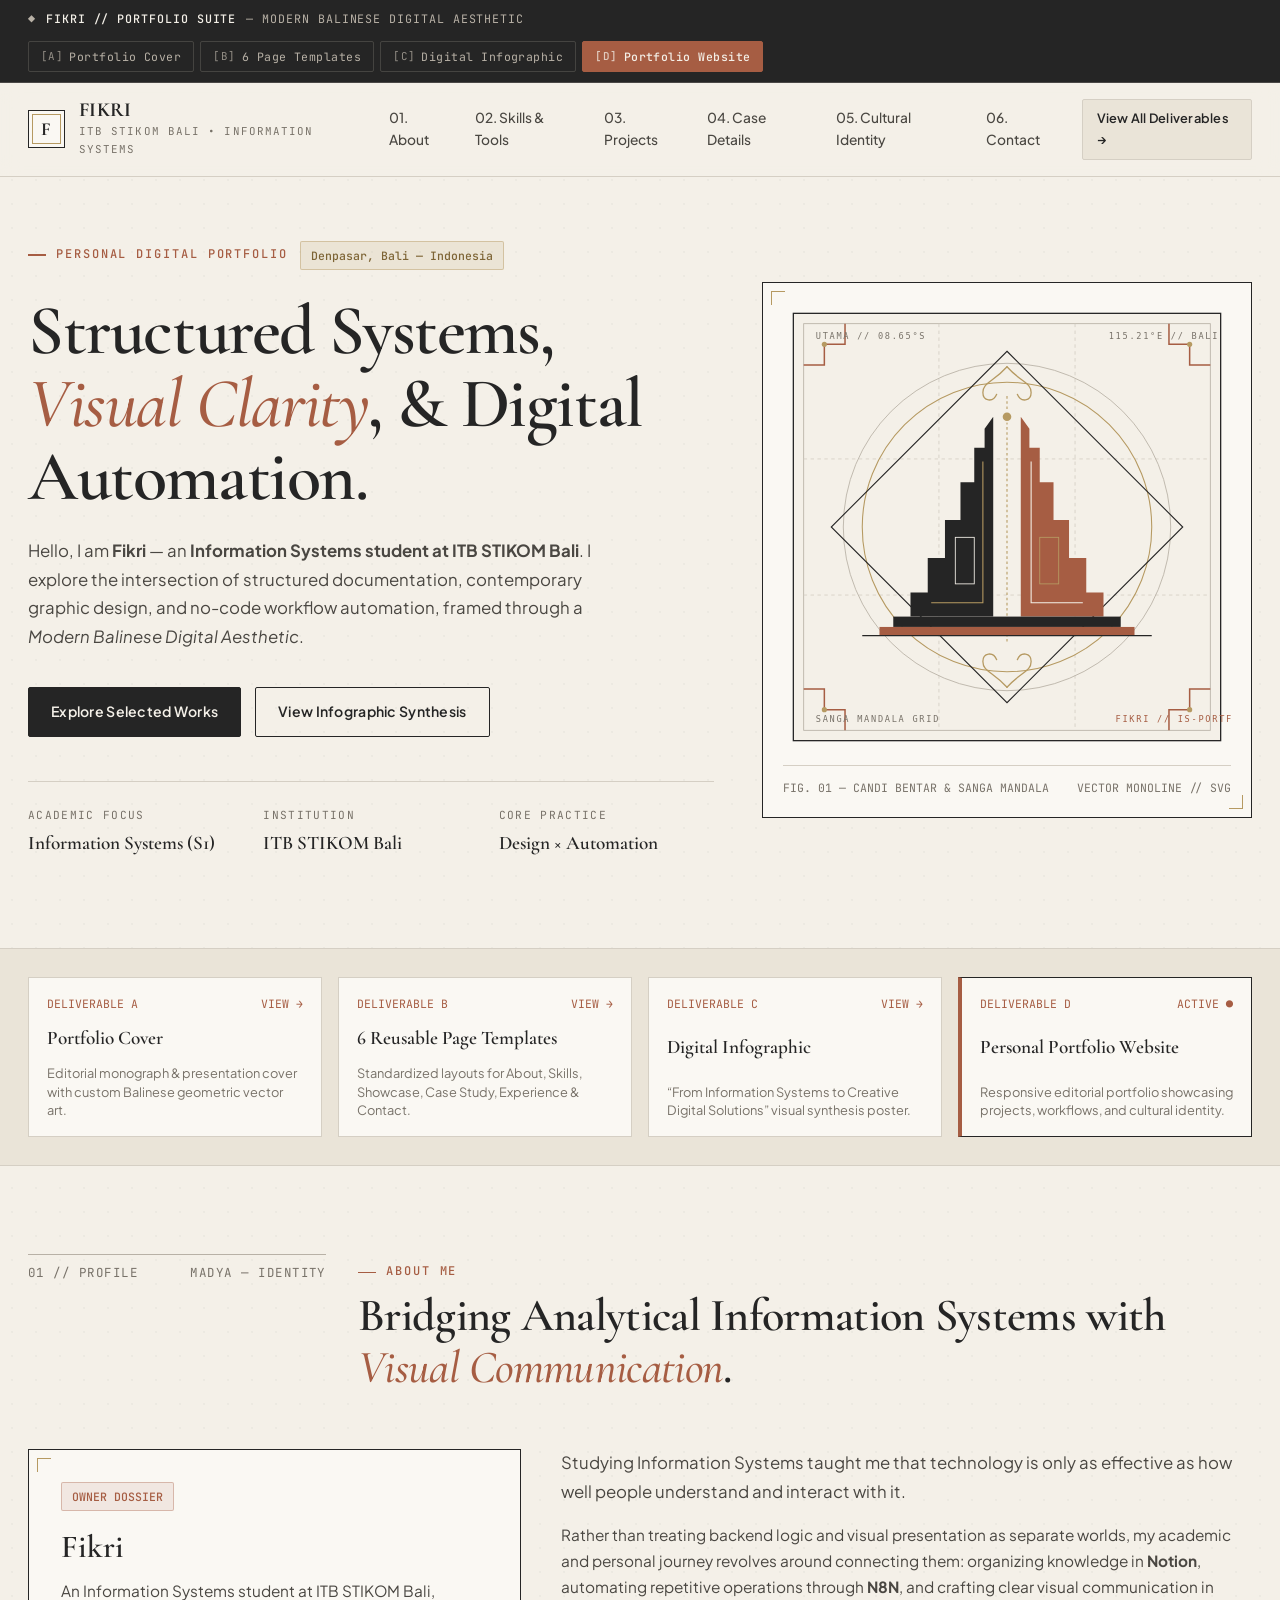
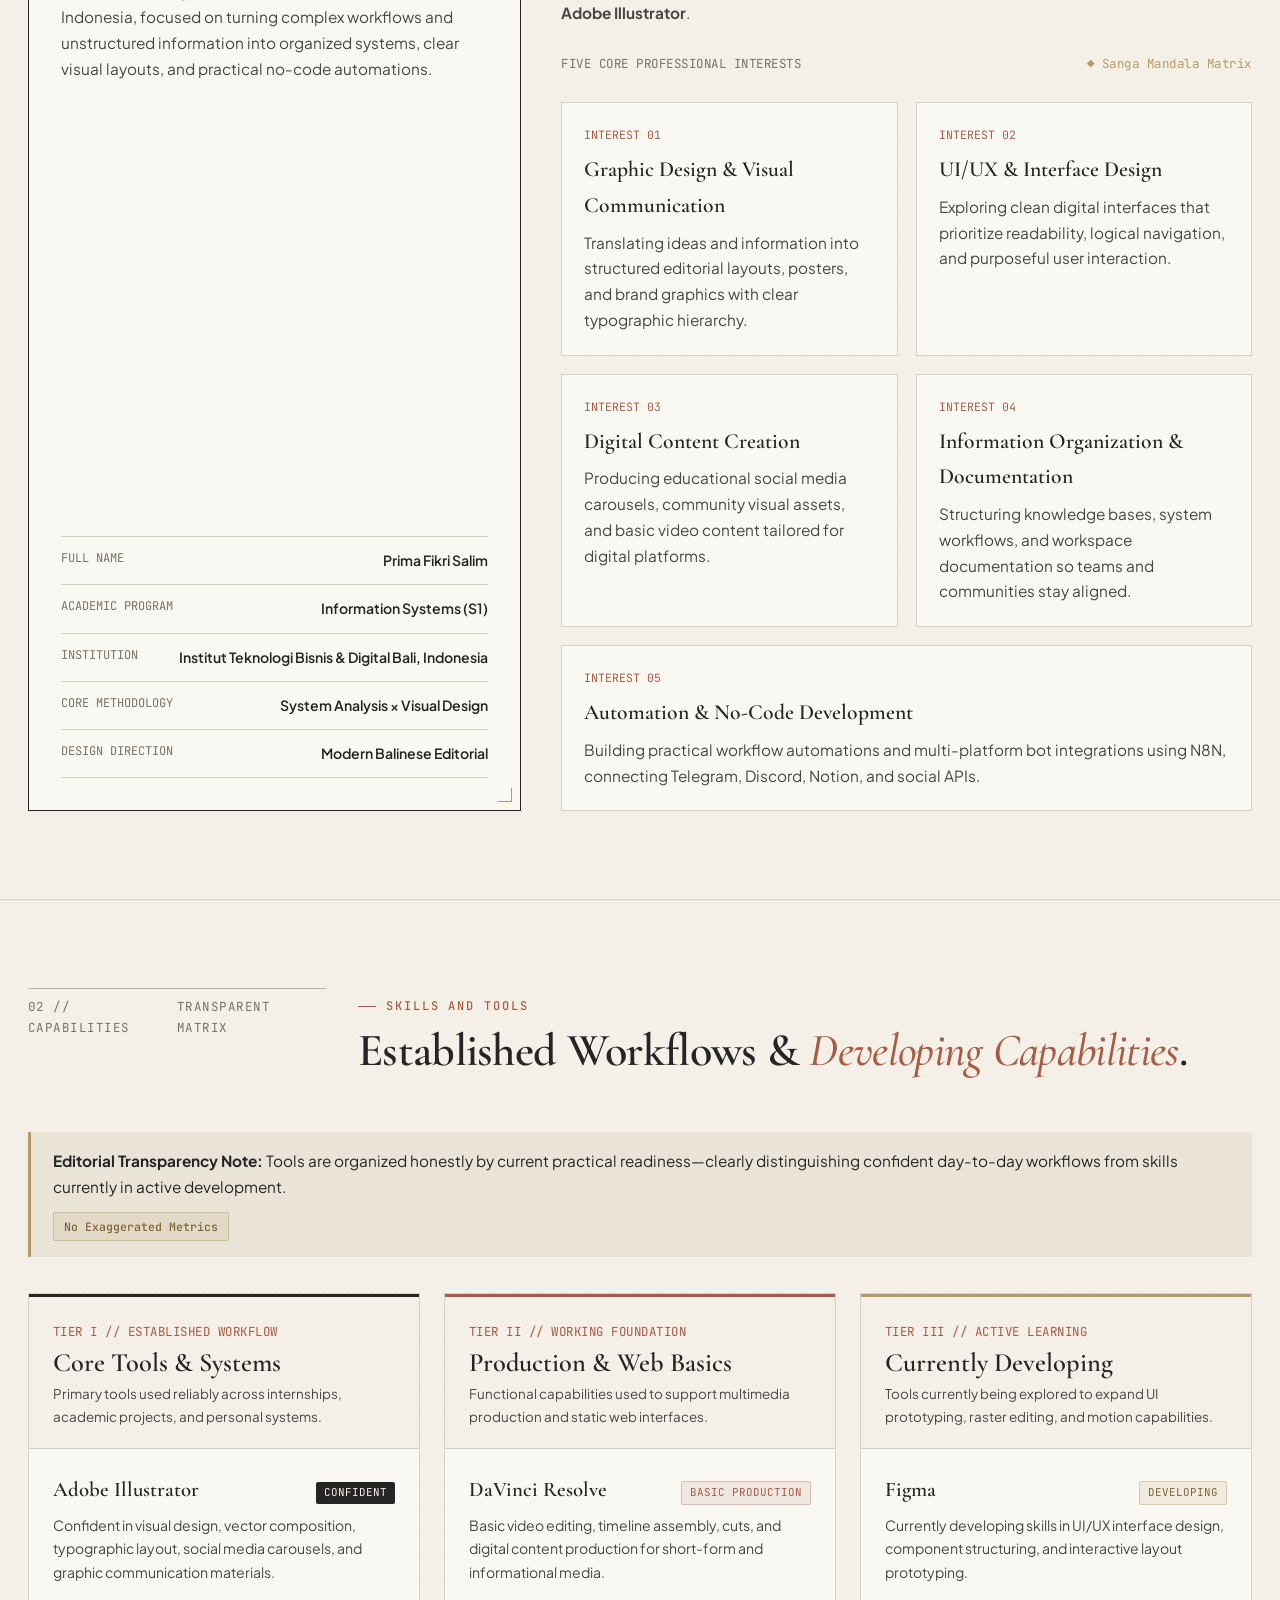
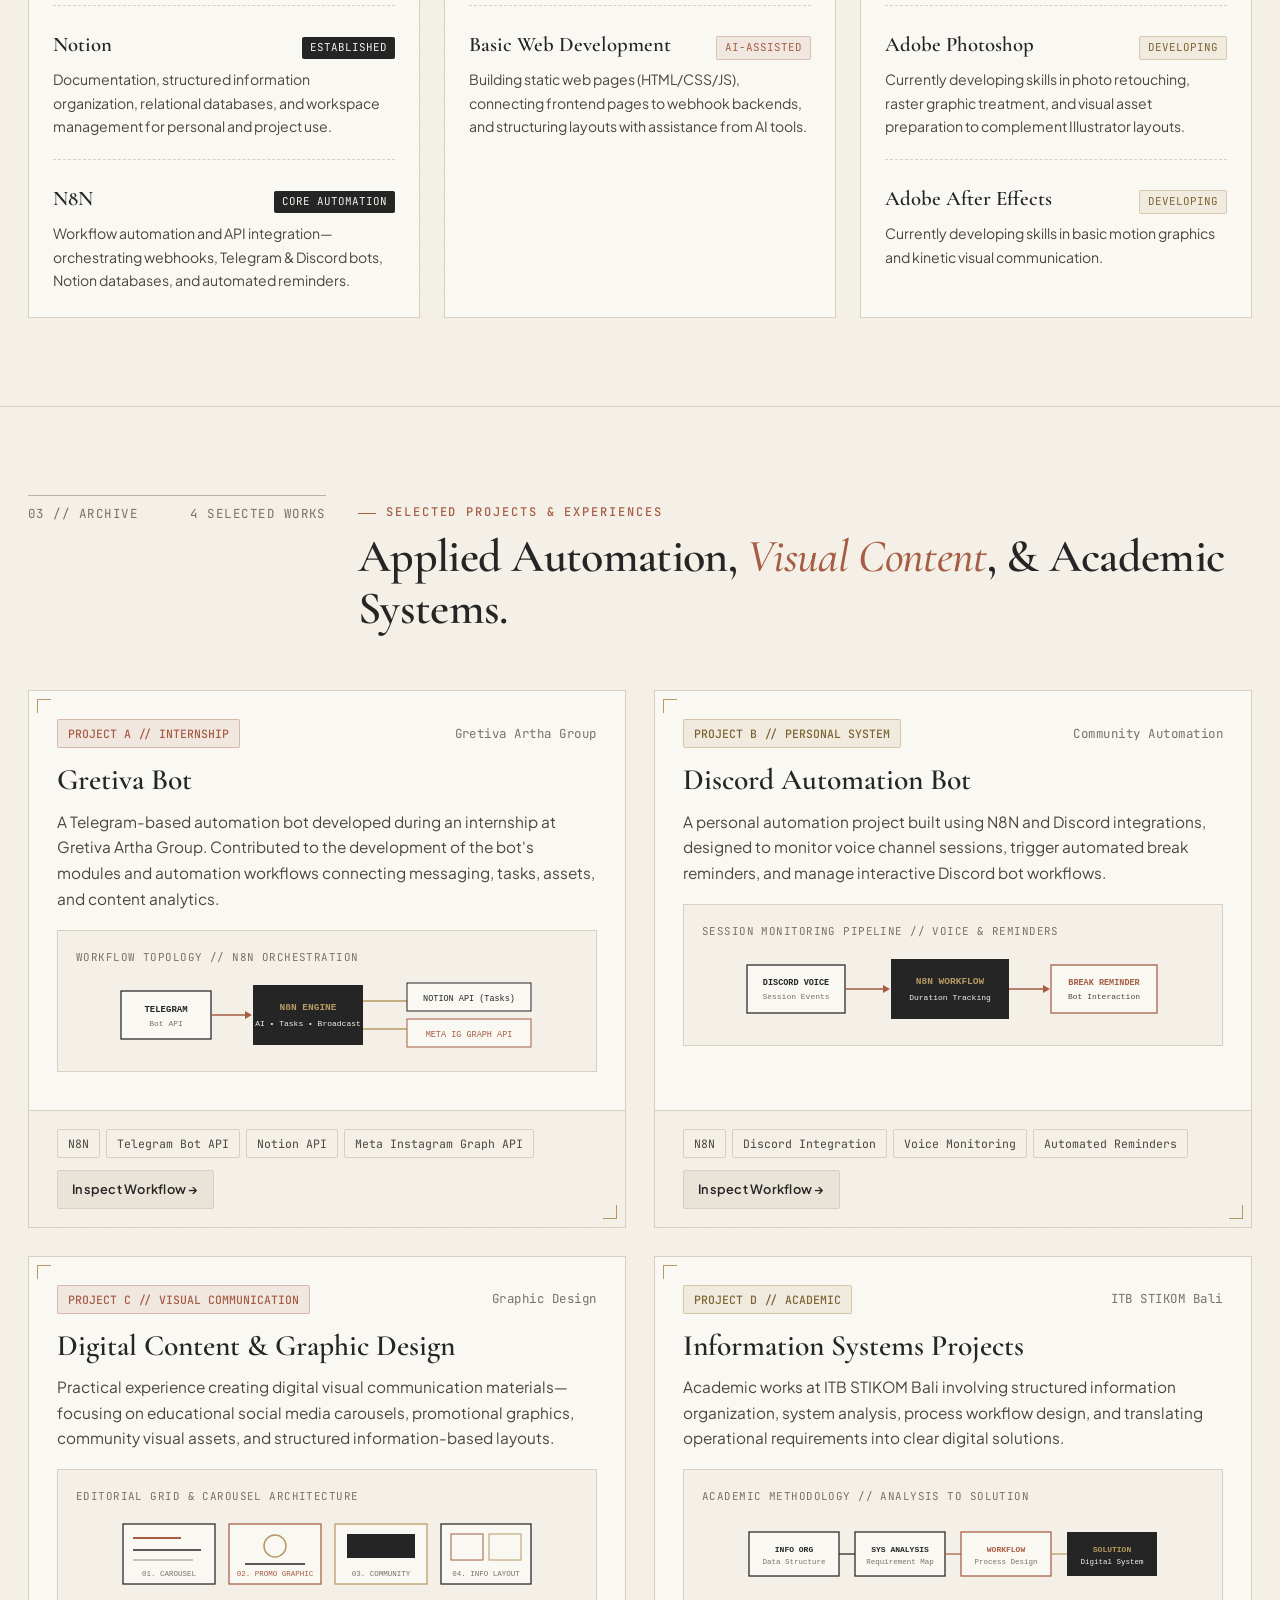
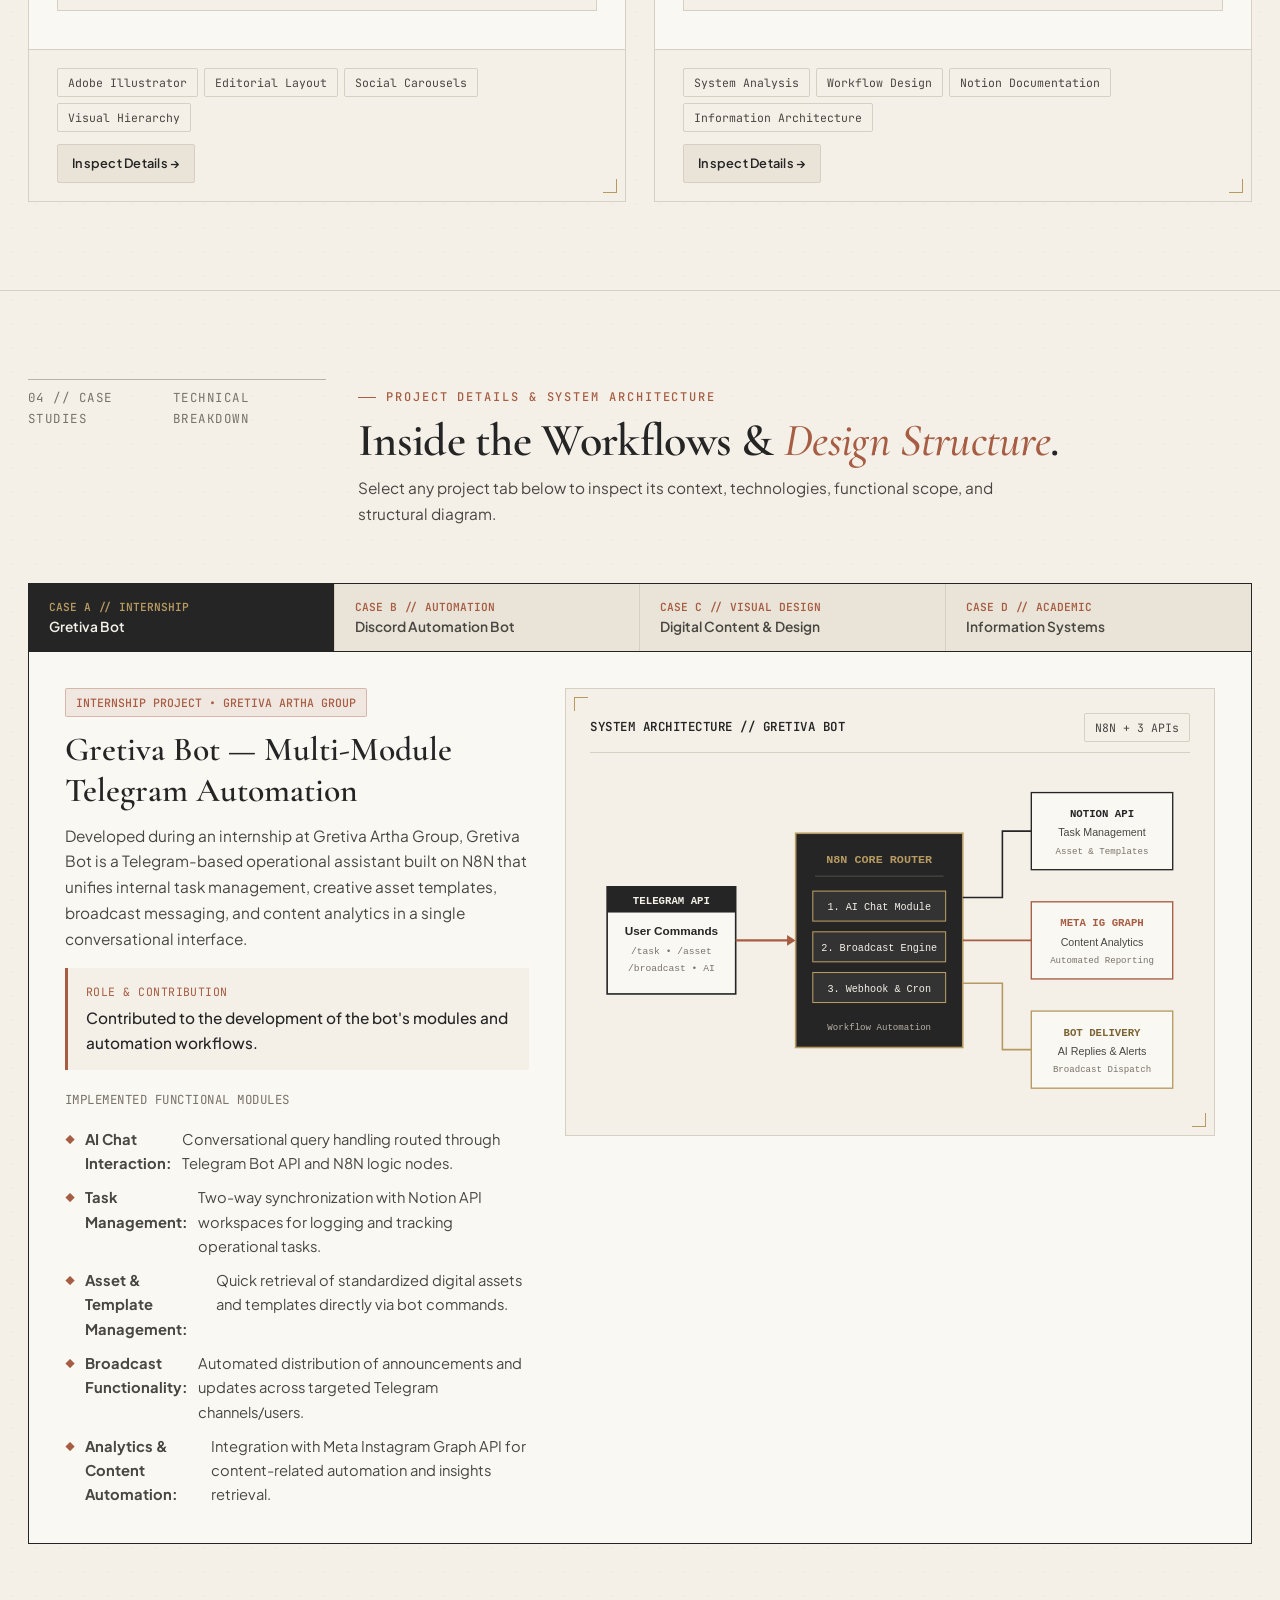
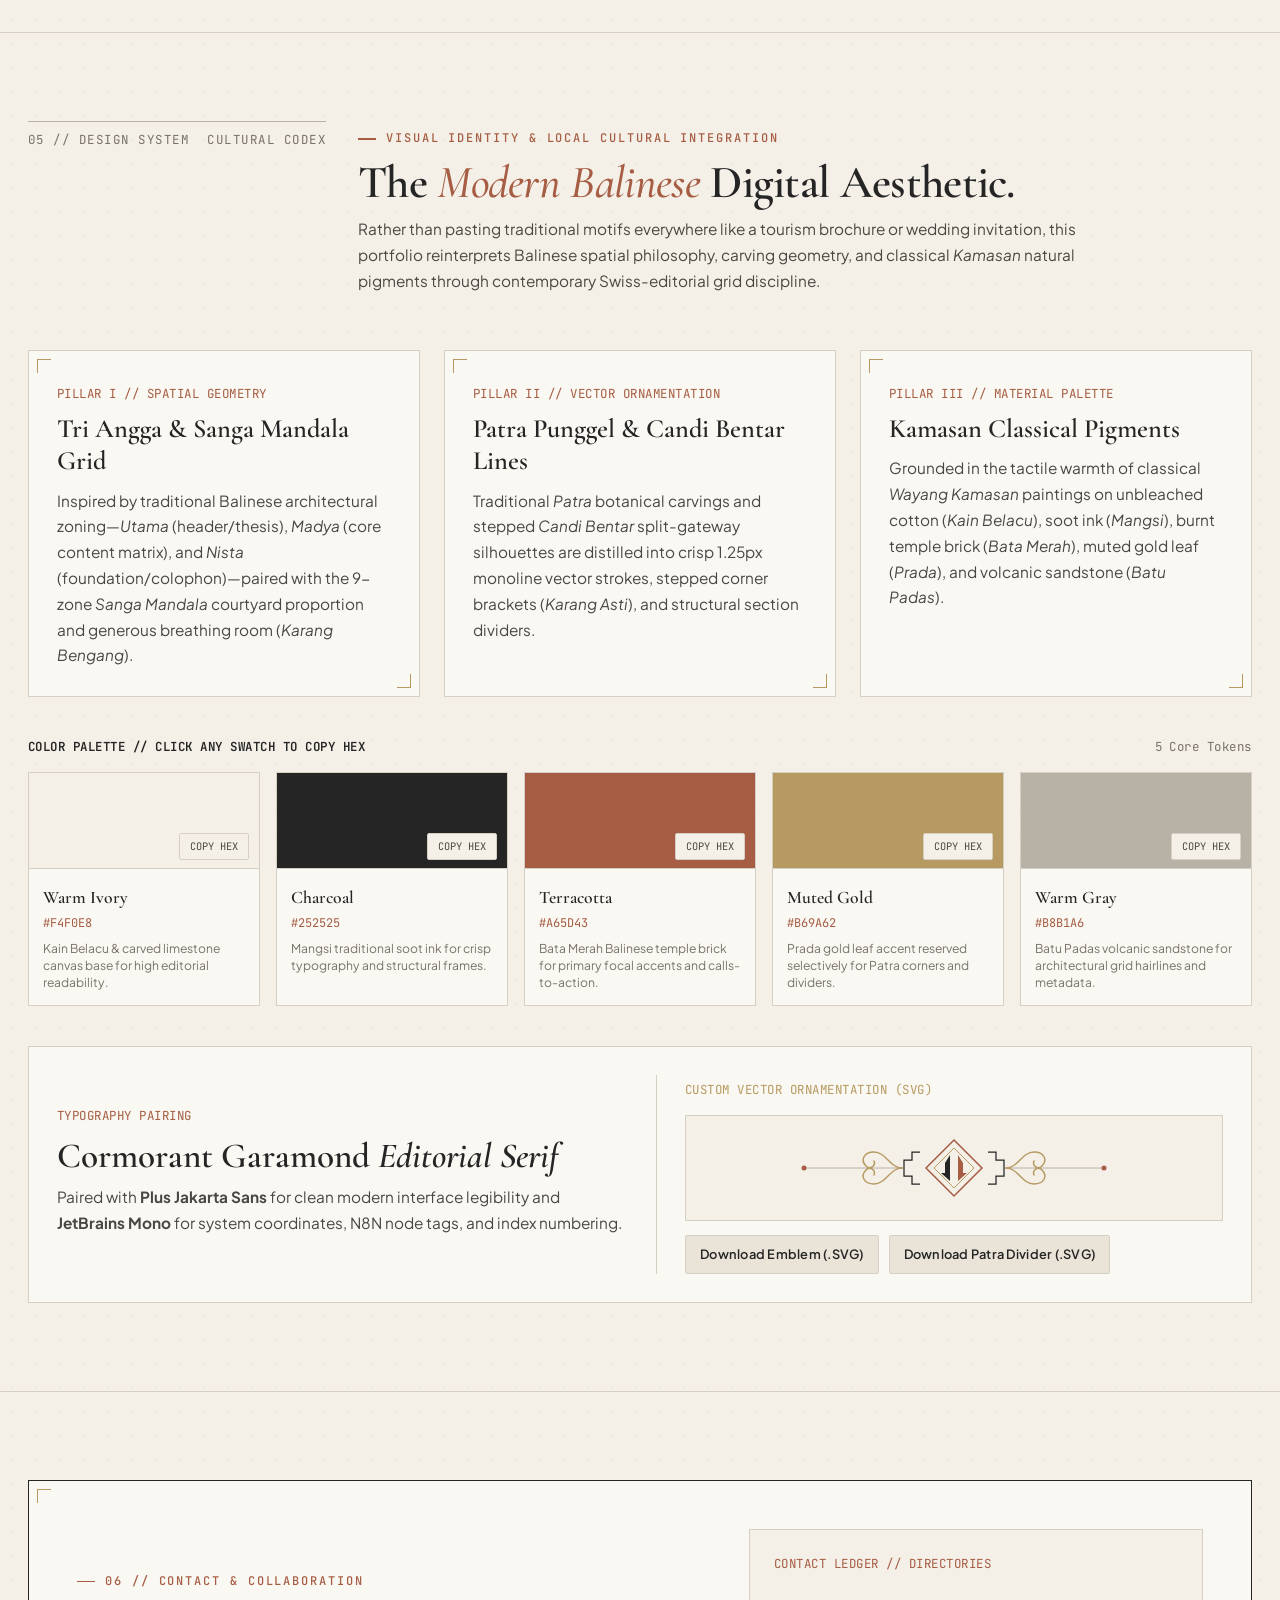
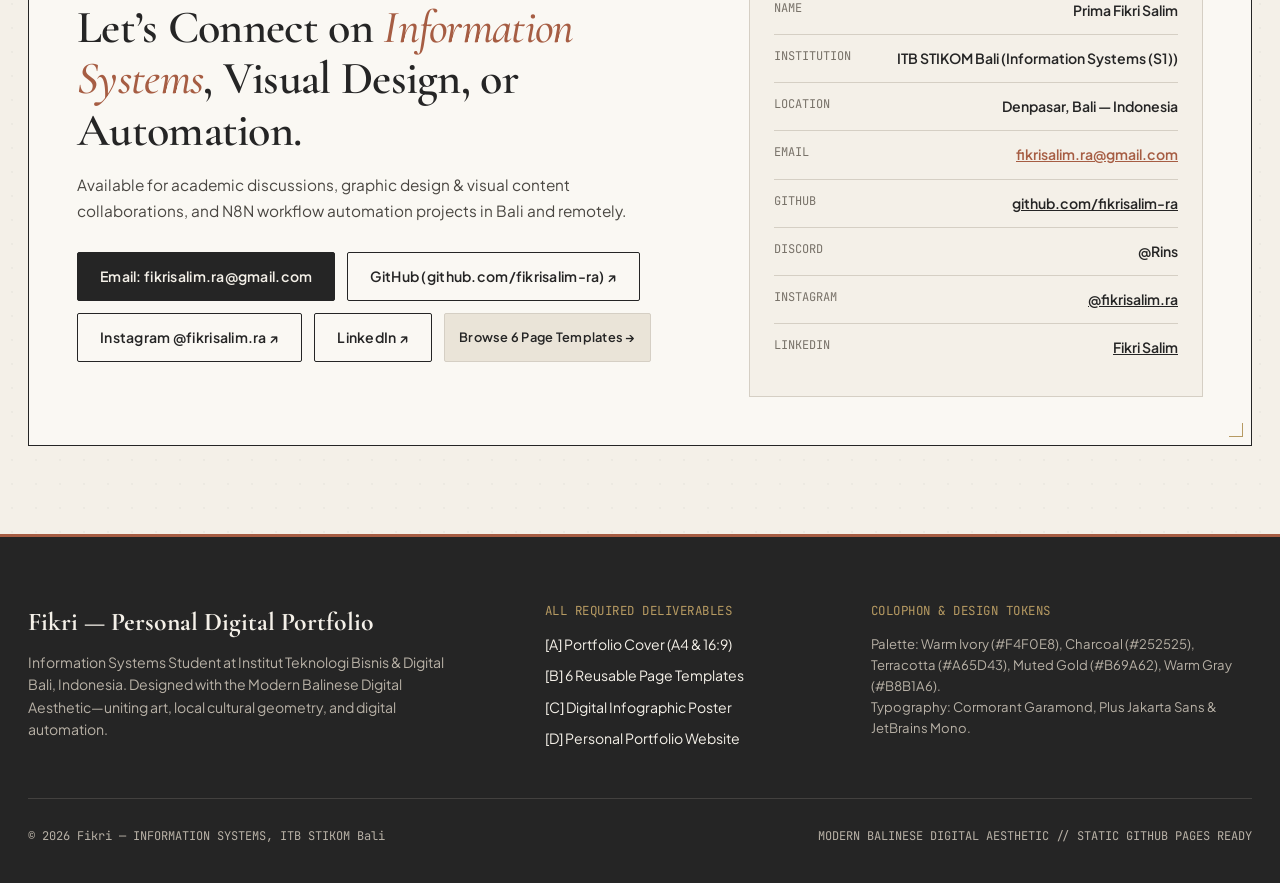
<file: index.html>
<!DOCTYPE html>
<html lang="en">
<head>
  <meta charset="UTF-8" />
  <meta name="viewport" content="width=device-width, initial-scale=1.0" />
  <title>Fikri — Personal Digital Portfolio | Modern Balinese Identity</title>
  <meta name="description" content="Personal digital portfolio of Fikri, Information Systems Student at ITB STIKOM Bali. Combining structured information systems, visual communication, and N8N workflow automation within a Modern Balinese Digital Aesthetic." />
  <link rel="stylesheet" href="assets/css/design-system.css" />
  <link rel="stylesheet" href="assets/css/portfolio.css" />
</head>
<body>

  <!-- ========================================================================
       GLOBAL DELIVERABLES SUITE BAR (Navigate across all 4 UTS Deliverables)
       ======================================================================== -->
  <div class="suite-topbar">
    <div class="suite-topbar-inner">
      <div class="suite-brand">
        <span>◆</span>
        <strong>FIKRI // PORTFOLIO SUITE</strong>
        <span>— Modern Balinese Digital Aesthetic</span>
      </div>
      <nav class="suite-deliverables-nav" aria-label="Portfolio Deliverables Navigation">
        <a href="cover.html" class="suite-pill">
          <span class="code">[A]</span> Portfolio Cover
        </a>
        <a href="templates.html" class="suite-pill">
          <span class="code">[B]</span> 6 Page Templates
        </a>
        <a href="infographic.html" class="suite-pill">
          <span class="code">[C]</span> Digital Infographic
        </a>
        <a href="index.html" class="suite-pill active">
          <span class="code">[D]</span> Portfolio Website
        </a>
      </nav>
    </div>
  </div>

  <!-- ========================================================================
       PRIMARY WEBSITE NAVIGATION
       ======================================================================== -->
  <header class="site-navbar">
    <div class="site-navbar-inner">
      <a href="index.html" class="brand-mark">
        <div class="brand-monogram" aria-hidden="true">
          <span style="font-family: var(--font-serif); font-weight: 700; font-size: 1.15rem; color: var(--ink-charcoal);">F</span>
        </div>
        <div>
          <div class="brand-text-title">FIKRI</div>
          <div class="brand-text-sub">ITB STIKOM Bali • Information Systems</div>
        </div>
      </a>

      <nav class="nav-links" aria-label="Primary Page Sections">
        <a href="#about">01. About</a>
        <a href="#skills">02. Skills &amp; Tools</a>
        <a href="#projects">03. Projects</a>
        <a href="#project-details">04. Case Details</a>
        <a href="#visual-identity">05. Cultural Identity</a>
        <a href="#contact">06. Contact</a>
      </nav>

      <a href="cover.html" class="btn btn-subtle">View All Deliverables →</a>
    </div>
  </header>

  <main>
    <!-- ======================================================================
         HERO / INTRODUCTION SECTION
         ====================================================================== -->
    <section class="hero-section">
      <div class="container">
        <div class="hero-grid">
          <!-- Left Editorial Column -->
          <div>
            <div class="hero-meta-bar">
              <span class="eyebrow">Personal Digital Portfolio</span>
              <span class="tag tag-gold" data-bind-text="profile.location">Denpasar, Bali — Indonesia</span>
            </div>

            <h1 class="heading-display hero-title" data-bind-html="profile.heroHeadlineHtml">
              Structured Systems, <em>Visual Clarity</em>, &amp; Digital Automation.
            </h1>

            <p class="text-lead hero-subtitle" data-bind-html="profile.heroSubtitleHtml">
              Hello, I am <strong>Fikri</strong> — an <strong>Information Systems student at ITB STIKOM Bali</strong>. I explore the intersection of structured documentation, contemporary graphic design, and no-code workflow automation, framed through a <em>Modern Balinese Digital Aesthetic</em>.
            </p>

            <div class="hero-actions">
              <a href="#projects" class="btn btn-primary">Explore Selected Works</a>
              <a href="infographic.html" class="btn btn-outline">View Infographic Synthesis</a>
            </div>

            <div class="hero-quick-ledger">
              <div>
                <div class="ledger-item-label">Academic Focus</div>
                <div class="ledger-item-value" data-bind-text="profile.program">Information Systems</div>
              </div>
              <div>
                <div class="ledger-item-label">Institution</div>
                <div class="ledger-item-value" data-bind-text="profile.institution">ITB STIKOM Bali</div>
              </div>
              <div>
                <div class="ledger-item-label">Core Practice</div>
                <div class="ledger-item-value" data-bind-text="profile.corePractice">Design × Automation</div>
              </div>
            </div>
          </div>

          <!-- Right Architectural Emblem Column -->
          <div>
            <div class="hero-visual-frame patra-corners">
              <img src="assets/svg/candi-mandala-emblem.svg" alt="Modern Balinese Architectural Emblem combining Candi Bentar split gate symmetry and Sanga Mandala 9-zone spatial grid" />
              <div class="hero-visual-caption">
                <span>FIG. 01 — CANDI BENTAR &amp; SANGA MANDALA</span>
                <span>VECTOR MONOLINE // SVG</span>
              </div>
            </div>
          </div>
        </div>
      </div>
    </section>

    <!-- ======================================================================
         QUICK DELIVERABLES ACCESS STRIP
         ====================================================================== -->
    <section class="deliverables-strip" aria-label="Complete Portfolio Deliverables">
      <div class="container">
        <div class="deliverables-strip-grid">
          <a href="cover.html" class="deliverable-mini-card">
            <div class="deliverable-mini-top">
              <span>DELIVERABLE A</span>
              <span>VIEW →</span>
            </div>
            <div class="deliverable-mini-title">Portfolio Cover</div>
            <div class="deliverable-mini-desc">Editorial monograph &amp; presentation cover with custom Balinese geometric vector art.</div>
          </a>

          <a href="templates.html" class="deliverable-mini-card">
            <div class="deliverable-mini-top">
              <span>DELIVERABLE B</span>
              <span>VIEW →</span>
            </div>
            <div class="deliverable-mini-title">6 Reusable Page Templates</div>
            <div class="deliverable-mini-desc">Standardized layouts for About, Skills, Showcase, Case Study, Experience &amp; Contact.</div>
          </a>

          <a href="infographic.html" class="deliverable-mini-card">
            <div class="deliverable-mini-top">
              <span>DELIVERABLE C</span>
              <span>VIEW →</span>
            </div>
            <div class="deliverable-mini-title">Digital Infographic</div>
            <div class="deliverable-mini-desc">“From Information Systems to Creative Digital Solutions” visual synthesis poster.</div>
          </a>

          <a href="#about" class="deliverable-mini-card current">
            <div class="deliverable-mini-top">
              <span>DELIVERABLE D</span>
              <span>ACTIVE ●</span>
            </div>
            <div class="deliverable-mini-title">Personal Portfolio Website</div>
            <div class="deliverable-mini-desc">Responsive editorial portfolio showcasing projects, workflows, and cultural identity.</div>
          </a>
        </div>
      </div>
    </section>

    <!-- ======================================================================
         01. ABOUT ME SECTION
         ====================================================================== -->
    <section id="about" class="section-frame">
      <div class="container">
        <div class="section-header-grid">
          <div class="section-index">
            <span>01 // PROFILE</span>
            <span>MADYA — IDENTITY</span>
          </div>
          <div>
            <span class="eyebrow">About Me</span>
            <h2 class="heading-section" style="margin-top: 8px;">
              Bridging Analytical Information Systems with <em>Visual Communication</em>.
            </h2>
          </div>
        </div>

        <div class="about-layout">
          <!-- Left Profile Ledger Card -->
          <div class="about-profile-card patra-corners">
            <div>
              <span class="tag tag-terracotta" style="margin-bottom: 16px;">OWNER DOSSIER</span>
              <h3 class="heading-card" style="font-size: 2rem; margin-bottom: 12px;" data-bind-text="profile.name">Fikri</h3>
              <p class="text-body" data-bind-text="profile.aboutDossierDesc">
                An Information Systems student at <strong>ITB STIKOM Bali, Indonesia</strong>, focused on turning complex workflows and unstructured information into organized systems, clear visual layouts, and practical no-code automations.
              </p>
            </div>

            <div class="profile-table">
              <div class="profile-row">
                <span class="profile-row-key">Full Name</span>
                <span class="profile-row-val" data-bind-text="profile.fullName">Fikri</span>
              </div>
              <div class="profile-row">
                <span class="profile-row-key">Academic Program</span>
                <span class="profile-row-val" data-bind-text="profile.program">Information Systems (S1)</span>
              </div>
              <div class="profile-row">
                <span class="profile-row-key">Institution</span>
                <span class="profile-row-val" data-bind-text="profile.institutionFull">ITB STIKOM Bali, Indonesia</span>
              </div>
              <div class="profile-row">
                <span class="profile-row-key">Core Methodology</span>
                <span class="profile-row-val" data-bind-text="profile.methodology">System Analysis × Visual Design</span>
              </div>
              <div class="profile-row">
                <span class="profile-row-key">Design Direction</span>
                <span class="profile-row-val" data-bind-text="profile.designDirection">Modern Balinese Editorial</span>
              </div>
            </div>
          </div>

          <!-- Right Narrative & 5 Professional Interests -->
          <div>
            <p class="text-lead" style="margin-bottom: 16px;" data-bind-text="profile.aboutLead">
              Studying Information Systems taught me that technology is only as effective as how well people understand and interact with it.
            </p>
            <p class="text-body" data-bind-html="profile.aboutBodyHtml">
              Rather than treating backend logic and visual presentation as separate worlds, my academic and personal journey revolves around connecting them: organizing knowledge in <strong>Notion</strong>, automating repetitive operations through <strong>N8N</strong>, and crafting clear visual communication in <strong>Adobe Illustrator</strong>.
            </p>

            <div style="margin-top: 28px; margin-bottom: 12px; display: flex; align-items: center; justify-content: space-between;">
              <span class="text-mono" style="color: var(--ink-muted); text-transform: uppercase;">Five Core Professional Interests</span>
              <span class="text-mono" style="color: var(--accent-gold);">◆ Sanga Mandala Matrix</span>
            </div>

            <div class="interests-grid" id="dynamic-interests-grid">
              <article class="interest-card">
                <span class="interest-num">INTEREST 01</span>
                <h3 class="interest-title">Graphic Design &amp; Visual Communication</h3>
                <p class="text-body">Translating ideas and information into structured editorial layouts, posters, and brand graphics with clear typographic hierarchy.</p>
              </article>

              <article class="interest-card">
                <span class="interest-num">INTEREST 02</span>
                <h3 class="interest-title">UI/UX &amp; Interface Design</h3>
                <p class="text-body">Exploring clean digital interfaces that prioritize readability, logical navigation, and purposeful user interaction.</p>
              </article>

              <article class="interest-card">
                <span class="interest-num">INTEREST 03</span>
                <h3 class="interest-title">Digital Content Creation</h3>
                <p class="text-body">Producing educational social media carousels, community visual assets, and basic video content tailored for digital platforms.</p>
              </article>

              <article class="interest-card">
                <span class="interest-num">INTEREST 04</span>
                <h3 class="interest-title">Information Organization &amp; Documentation</h3>
                <p class="text-body">Structuring knowledge bases, system workflows, and workspace documentation so teams and communities stay aligned.</p>
              </article>

              <article class="interest-card span-2">
                <span class="interest-num">INTEREST 05</span>
                <h3 class="interest-title">Automation &amp; No-Code Development</h3>
                <p class="text-body">Building practical workflow automations and multi-platform bot integrations using N8N, connecting Telegram, Discord, Notion, and social APIs.</p>
              </article>
            </div>
          </div>
        </div>
      </div>
    </section>

    <!-- ======================================================================
         02. SKILLS AND TOOLS SECTION (Transparent & Non-Exaggerated)
         ====================================================================== -->
    <section id="skills" class="section-frame">
      <div class="container">
        <div class="section-header-grid">
          <div class="section-index">
            <span>02 // CAPABILITIES</span>
            <span>TRANSPARENT MATRIX</span>
          </div>
          <div>
            <span class="eyebrow">Skills and Tools</span>
            <h2 class="heading-section" style="margin-top: 8px;">
              Established Workflows &amp; <em>Developing Capabilities</em>.
            </h2>
          </div>
        </div>

        <div class="skills-honesty-banner">
          <div class="text-body" style="color: var(--ink-charcoal);">
            <strong>Editorial Transparency Note:</strong> <span data-bind-text="skills.honestyNote">Tools are organized honestly by current practical readiness—clearly distinguishing confident day-to-day workflows from skills currently in active development.</span>
          </div>
          <span class="tag tag-gold">No Exaggerated Metrics</span>
        </div>

        <div class="skills-tiers-grid" id="dynamic-skills-tiers">
          <!-- TIER 1: CONFIDENT / ESTABLISHED -->
          <div class="skill-tier-column">
            <div class="skill-tier-header tier-core">
              <span class="text-mono" style="color: var(--accent-terracotta);">TIER I // ESTABLISHED WORKFLOW</span>
              <h3 class="heading-card" style="margin-top: 4px;">Core Tools &amp; Systems</h3>
              <p class="text-body" style="font-size: 0.84rem; margin-top: 4px;">Primary tools used reliably across internships, academic projects, and personal systems.</p>
            </div>
            <div class="skill-tier-list">
              <div class="skill-item">
                <div class="skill-item-top">
                  <span class="skill-name">Adobe Illustrator</span>
                  <span class="skill-status-pill status-confident">Confident</span>
                </div>
                <p class="text-body" style="font-size: 0.88rem;">
                  Confident in visual design, vector composition, typographic layout, social media carousels, and graphic communication materials.
                </p>
              </div>

              <div class="skill-item">
                <div class="skill-item-top">
                  <span class="skill-name">Notion</span>
                  <span class="skill-status-pill status-confident">Established</span>
                </div>
                <p class="text-body" style="font-size: 0.88rem;">
                  Documentation, structured information organization, relational databases, and workspace management for personal and project use.
                </p>
              </div>

              <div class="skill-item">
                <div class="skill-item-top">
                  <span class="skill-name">N8N</span>
                  <span class="skill-status-pill status-confident">Core Automation</span>
                </div>
                <p class="text-body" style="font-size: 0.88rem;">
                  Workflow automation and API integration—orchestrating webhooks, Telegram &amp; Discord bots, Notion databases, and automated reminders.
                </p>
              </div>
            </div>
          </div>

          <!-- TIER 2: WORKING FOUNDATION -->
          <div class="skill-tier-column">
            <div class="skill-tier-header tier-foundation">
              <span class="text-mono" style="color: var(--accent-terracotta);">TIER II // WORKING FOUNDATION</span>
              <h3 class="heading-card" style="margin-top: 4px;">Production &amp; Web Basics</h3>
              <p class="text-body" style="font-size: 0.84rem; margin-top: 4px;">Functional capabilities used to support multimedia production and static web interfaces.</p>
            </div>
            <div class="skill-tier-list">
              <div class="skill-item">
                <div class="skill-item-top">
                  <span class="skill-name">DaVinci Resolve</span>
                  <span class="skill-status-pill status-working">Basic Production</span>
                </div>
                <p class="text-body" style="font-size: 0.88rem;">
                  Basic video editing, timeline assembly, cuts, and digital content production for short-form and informational media.
                </p>
              </div>

              <div class="skill-item">
                <div class="skill-item-top">
                  <span class="skill-name">Basic Web Development</span>
                  <span class="skill-status-pill status-working">AI-Assisted</span>
                </div>
                <p class="text-body" style="font-size: 0.88rem;">
                  Building static web pages (HTML/CSS/JS), connecting frontend pages to webhook backends, and structuring layouts with assistance from AI tools.
                </p>
              </div>
            </div>
          </div>

          <!-- TIER 3: CURRENTLY DEVELOPING -->
          <div class="skill-tier-column">
            <div class="skill-tier-header tier-learning">
              <span class="text-mono" style="color: #7D6435;">TIER III // ACTIVE LEARNING</span>
              <h3 class="heading-card" style="margin-top: 4px;">Currently Developing</h3>
              <p class="text-body" style="font-size: 0.84rem; margin-top: 4px;">Tools currently being explored to expand UI prototyping, raster editing, and motion capabilities.</p>
            </div>
            <div class="skill-tier-list">
              <div class="skill-item">
                <div class="skill-item-top">
                  <span class="skill-name">Figma</span>
                  <span class="skill-status-pill status-developing">Developing</span>
                </div>
                <p class="text-body" style="font-size: 0.88rem;">
                  Currently developing skills in UI/UX interface design, component structuring, and interactive layout prototyping.
                </p>
              </div>

              <div class="skill-item">
                <div class="skill-item-top">
                  <span class="skill-name">Adobe Photoshop</span>
                  <span class="skill-status-pill status-developing">Developing</span>
                </div>
                <p class="text-body" style="font-size: 0.88rem;">
                  Currently developing skills in photo retouching, raster graphic treatment, and visual asset preparation to complement Illustrator layouts.
                </p>
              </div>

              <div class="skill-item">
                <div class="skill-item-top">
                  <span class="skill-name">Adobe After Effects</span>
                  <span class="skill-status-pill status-developing">Developing</span>
                </div>
                <p class="text-body" style="font-size: 0.88rem;">
                  Currently developing skills in basic motion graphics and kinetic visual communication.
                </p>
              </div>
            </div>
          </div>
        </div>
      </div>
    </section>

    <!-- ======================================================================
         03. SELECTED PROJECTS SECTION
         ====================================================================== -->
    <section id="projects" class="section-frame">
      <div class="container">
        <div class="section-header-grid">
          <div class="section-index">
            <span>03 // ARCHIVE</span>
            <span>4 SELECTED WORKS</span>
          </div>
          <div>
            <span class="eyebrow">Selected Projects &amp; Experiences</span>
            <h2 class="heading-section" style="margin-top: 8px;">
              Applied Automation, <em>Visual Content</em>, &amp; Academic Systems.
            </h2>
          </div>
        </div>

        <div class="projects-showcase-grid">
          <!-- PROJECT A: GRETIVA BOT -->
          <article class="project-card patra-corners">
            <div class="project-card-top">
              <div class="project-card-meta">
                <span class="tag tag-terracotta" data-bind-text="projects.gretiva.code">PROJECT A // INTERNSHIP</span>
                <span class="text-mono" style="color: var(--ink-muted);" data-bind-text="projects.gretiva.context">Gretiva Artha Group</span>
              </div>
              <h3 class="heading-card" style="font-size: 1.85rem; margin-bottom: 10px;" data-bind-text="projects.gretiva.title">Gretiva Bot</h3>
              <p class="text-body" data-bind-text="projects.gretiva.summary">
                A Telegram-based automation bot developed during an internship at <strong>Gretiva Artha Group</strong>. Contributed to the development of the bot's modules and automation workflows connecting messaging, tasks, assets, and content analytics.
              </p>

              <!-- Inline Architectural Schematic -->
              <div class="project-schematic-preview">
                <div class="text-mono" style="font-size: 0.68rem; color: var(--ink-muted); margin-bottom: 10px;">WORKFLOW TOPOLOGY // N8N ORCHESTRATION</div>
                <svg viewBox="0 0 420 76" width="100%" height="76" fill="none" aria-label="Gretiva Bot Architecture Schematic">
                  <rect x="4" y="14" width="90" height="48" fill="#FAF8F3" stroke="#252525" stroke-width="1.25"/>
                  <text x="49" y="35" text-anchor="middle" fill="#252525" font-family="monospace" font-size="9" font-weight="bold">TELEGRAM</text>
                  <text x="49" y="49" text-anchor="middle" fill="#787269" font-family="monospace" font-size="8">Bot API</text>

                  <line x1="94" y1="38" x2="132" y2="38" stroke="#A65D43" stroke-width="1.5"/>
                  <polygon points="128,34 135,38 128,42" fill="#A65D43"/>

                  <rect x="136" y="8" width="110" height="60" fill="#252525"/>
                  <text x="191" y="33" text-anchor="middle" fill="#B69A62" font-family="monospace" font-size="9.5" font-weight="bold">N8N ENGINE</text>
                  <text x="191" y="49" text-anchor="middle" fill="#F4F0E8" font-family="monospace" font-size="8">AI • Tasks • Broadcast</text>

                  <line x1="246" y1="24" x2="290" y2="24" stroke="#B69A62" stroke-width="1.5"/>
                  <line x1="246" y1="52" x2="290" y2="52" stroke="#B69A62" stroke-width="1.5"/>

                  <rect x="290" y="6" width="124" height="28" fill="#FAF8F3" stroke="#252525" stroke-width="1"/>
                  <text x="352" y="24" text-anchor="middle" fill="#252525" font-family="monospace" font-size="8.5">NOTION API (Tasks)</text>

                  <rect x="290" y="42" width="124" height="28" fill="#FAF8F3" stroke="#A65D43" stroke-width="1"/>
                  <text x="352" y="60" text-anchor="middle" fill="#A65D43" font-family="monospace" font-size="8.5">META IG GRAPH API</text>
                </svg>
              </div>
            </div>

            <div class="project-card-footer">
              <div class="tech-stack-row" data-project-tags="gretiva">
                <span class="tag">N8N</span>
                <span class="tag">Telegram Bot API</span>
                <span class="tag">Notion API</span>
                <span class="tag">Meta Instagram Graph API</span>
              </div>
              <a href="#project-details" data-open-case="case-gretiva" class="btn btn-subtle">Inspect Workflow →</a>
            </div>
          </article>

          <!-- PROJECT B: DISCORD AUTOMATION BOT -->
          <article class="project-card patra-corners">
            <div class="project-card-top">
              <div class="project-card-meta">
                <span class="tag tag-gold" data-bind-text="projects.discord.code">PROJECT B // PERSONAL SYSTEM</span>
                <span class="text-mono" style="color: var(--ink-muted);" data-bind-text="projects.discord.context">Community Automation</span>
              </div>
              <h3 class="heading-card" style="font-size: 1.85rem; margin-bottom: 10px;" data-bind-text="projects.discord.title">Discord Automation Bot</h3>
              <p class="text-body" data-bind-text="projects.discord.summary">
                A personal automation project built using <strong>N8N</strong> and <strong>Discord integrations</strong>, designed to monitor voice channel sessions, trigger automated break reminders, and manage interactive Discord bot workflows.
              </p>

              <!-- Inline Architectural Schematic -->
              <div class="project-schematic-preview">
                <div class="text-mono" style="font-size: 0.68rem; color: var(--ink-muted); margin-bottom: 10px;">SESSION MONITORING PIPELINE // VOICE &amp; REMINDERS</div>
                <svg viewBox="0 0 420 76" width="100%" height="76" fill="none" aria-label="Discord Automation Bot Schematic">
                  <rect x="4" y="14" width="98" height="48" fill="#FAF8F3" stroke="#252525" stroke-width="1.25"/>
                  <text x="53" y="34" text-anchor="middle" fill="#252525" font-family="monospace" font-size="8.5" font-weight="bold">DISCORD VOICE</text>
                  <text x="53" y="48" text-anchor="middle" fill="#787269" font-family="monospace" font-size="8">Session Events</text>

                  <line x1="102" y1="38" x2="144" y2="38" stroke="#A65D43" stroke-width="1.5"/>
                  <polygon points="140,34 147,38 140,42" fill="#A65D43"/>

                  <rect x="148" y="8" width="118" height="60" fill="#252525"/>
                  <text x="207" y="33" text-anchor="middle" fill="#B69A62" font-family="monospace" font-size="9.5" font-weight="bold">N8N WORKFLOW</text>
                  <text x="207" y="49" text-anchor="middle" fill="#F4F0E8" font-family="monospace" font-size="8">Duration Tracking</text>

                  <line x1="266" y1="38" x2="304" y2="38" stroke="#A65D43" stroke-width="1.5"/>
                  <polygon points="300,34 307,38 300,42" fill="#A65D43"/>

                  <rect x="308" y="14" width="106" height="48" fill="#FAF8F3" stroke="#A65D43" stroke-width="1.25"/>
                  <text x="361" y="34" text-anchor="middle" fill="#A65D43" font-family="monospace" font-size="8.5" font-weight="bold">BREAK REMINDER</text>
                  <text x="361" y="48" text-anchor="middle" fill="#4A4742" font-family="monospace" font-size="8">Bot Interaction</text>
                </svg>
              </div>
            </div>

            <div class="project-card-footer">
              <div class="tech-stack-row" data-project-tags="discord">
                <span class="tag">N8N</span>
                <span class="tag">Discord Integration</span>
                <span class="tag">Voice Monitoring</span>
                <span class="tag">Automated Reminders</span>
              </div>
              <a href="#project-details" data-open-case="case-discord" class="btn btn-subtle">Inspect Workflow →</a>
            </div>
          </article>

          <!-- PROJECT C: DIGITAL CONTENT AND GRAPHIC DESIGN -->
          <article class="project-card patra-corners">
            <div class="project-card-top">
              <div class="project-card-meta">
                <span class="tag tag-terracotta" data-bind-text="projects.content.code">PROJECT C // VISUAL COMMUNICATION</span>
                <span class="text-mono" style="color: var(--ink-muted);" data-bind-text="projects.content.context">Graphic Design</span>
              </div>
              <h3 class="heading-card" style="font-size: 1.85rem; margin-bottom: 10px;" data-bind-text="projects.content.title">Digital Content &amp; Graphic Design</h3>
              <p class="text-body" data-bind-text="projects.content.summary">
                Practical experience creating digital visual communication materials—focusing on educational social media carousels, promotional graphics, community visual assets, and structured information-based layouts.
              </p>

              <!-- Inline Architectural Schematic -->
              <div class="project-schematic-preview">
                <div class="text-mono" style="font-size: 0.68rem; color: var(--ink-muted); margin-bottom: 10px;">EDITORIAL GRID &amp; CAROUSEL ARCHITECTURE</div>
                <svg viewBox="0 0 420 76" width="100%" height="76" fill="none" aria-label="Digital Content Layout Schematic">
                  <rect x="6" y="8" width="92" height="60" fill="#FAF8F3" stroke="#252525" stroke-width="1.25"/>
                  <line x1="16" y1="22" x2="64" y2="22" stroke="#A65D43" stroke-width="2"/>
                  <line x1="16" y1="34" x2="84" y2="34" stroke="#252525" stroke-width="1.5"/>
                  <line x1="16" y1="44" x2="76" y2="44" stroke="#B8B1A6" stroke-width="1.5"/>
                  <text x="52" y="60" text-anchor="middle" fill="#787269" font-family="monospace" font-size="7.5">01. CAROUSEL</text>

                  <rect x="112" y="8" width="92" height="60" fill="#FAF8F3" stroke="#A65D43" stroke-width="1.25"/>
                  <circle cx="158" cy="30" r="11" stroke="#B69A62" stroke-width="1.5"/>
                  <line x1="128" y1="48" x2="188" y2="48" stroke="#252525" stroke-width="1.5"/>
                  <text x="158" y="60" text-anchor="middle" fill="#A65D43" font-family="monospace" font-size="7.5">02. PROMO GRAPHIC</text>

                  <rect x="218" y="8" width="92" height="60" fill="#FAF8F3" stroke="#B69A62" stroke-width="1.25"/>
                  <rect x="230" y="18" width="68" height="24" fill="#252525"/>
                  <text x="264" y="60" text-anchor="middle" fill="#787269" font-family="monospace" font-size="7.5">03. COMMUNITY</text>

                  <rect x="324" y="8" width="90" height="60" fill="#FAF8F3" stroke="#252525" stroke-width="1.25"/>
                  <rect x="334" y="18" width="32" height="26" stroke="#A65D43" stroke-width="1"/>
                  <rect x="372" y="18" width="32" height="26" stroke="#B69A62" stroke-width="1"/>
                  <text x="369" y="60" text-anchor="middle" fill="#787269" font-family="monospace" font-size="7.5">04. INFO LAYOUT</text>
                </svg>
              </div>
            </div>

            <div class="project-card-footer">
              <div class="tech-stack-row" data-project-tags="content">
                <span class="tag">Adobe Illustrator</span>
                <span class="tag">Editorial Layout</span>
                <span class="tag">Social Carousels</span>
                <span class="tag">Visual Hierarchy</span>
              </div>
              <a href="#project-details" data-open-case="case-content" class="btn btn-subtle">Inspect Details →</a>
            </div>
          </article>

          <!-- PROJECT D: INFORMATION SYSTEMS PROJECTS -->
          <article class="project-card patra-corners">
            <div class="project-card-top">
              <div class="project-card-meta">
                <span class="tag tag-gold" data-bind-text="projects.is.code">PROJECT D // ACADEMIC</span>
                <span class="text-mono" style="color: var(--ink-muted);" data-bind-text="projects.is.context">ITB STIKOM Bali</span>
              </div>
              <h3 class="heading-card" style="font-size: 1.85rem; margin-bottom: 10px;" data-bind-text="projects.is.title">Information Systems Projects</h3>
              <p class="text-body" data-bind-text="projects.is.summary">
                Academic works at <strong>ITB STIKOM Bali</strong> involving structured information organization, system analysis, process workflow design, and translating operational requirements into clear digital solutions.
              </p>

              <!-- Inline Architectural Schematic -->
              <div class="project-schematic-preview">
                <div class="text-mono" style="font-size: 0.68rem; color: var(--ink-muted); margin-bottom: 10px;">ACADEMIC METHODOLOGY // ANALYSIS TO SOLUTION</div>
                <svg viewBox="0 0 420 76" width="100%" height="76" fill="none" aria-label="Information Systems Methodology Schematic">
                  <rect x="6" y="16" width="90" height="44" fill="#FAF8F3" stroke="#252525" stroke-width="1.25"/>
                  <text x="51" y="36" text-anchor="middle" fill="#252525" font-family="monospace" font-size="8" font-weight="bold">INFO ORG</text>
                  <text x="51" y="48" text-anchor="middle" fill="#787269" font-family="monospace" font-size="7.5">Data Structure</text>

                  <line x1="96" y1="38" x2="112" y2="38" stroke="#252525" stroke-width="1.25"/>

                  <rect x="112" y="16" width="90" height="44" fill="#FAF8F3" stroke="#252525" stroke-width="1.25"/>
                  <text x="157" y="36" text-anchor="middle" fill="#252525" font-family="monospace" font-size="8" font-weight="bold">SYS ANALYSIS</text>
                  <text x="157" y="48" text-anchor="middle" fill="#787269" font-family="monospace" font-size="7.5">Requirement Map</text>

                  <line x1="202" y1="38" x2="218" y2="38" stroke="#A65D43" stroke-width="1.25"/>

                  <rect x="218" y="16" width="90" height="44" fill="#FAF8F3" stroke="#A65D43" stroke-width="1.25"/>
                  <text x="263" y="36" text-anchor="middle" fill="#A65D43" font-family="monospace" font-size="8" font-weight="bold">WORKFLOW</text>
                  <text x="263" y="48" text-anchor="middle" fill="#787269" font-family="monospace" font-size="7.5">Process Design</text>

                  <line x1="308" y1="38" x2="324" y2="38" stroke="#B69A62" stroke-width="1.25"/>

                  <rect x="324" y="16" width="90" height="44" fill="#252525"/>
                  <text x="369" y="36" text-anchor="middle" fill="#B69A62" font-family="monospace" font-size="8" font-weight="bold">SOLUTION</text>
                  <text x="369" y="48" text-anchor="middle" fill="#F4F0E8" font-family="monospace" font-size="7.5">Digital System</text>
                </svg>
              </div>
            </div>

            <div class="project-card-footer">
              <div class="tech-stack-row" data-project-tags="is">
                <span class="tag">System Analysis</span>
                <span class="tag">Workflow Design</span>
                <span class="tag">Notion Documentation</span>
                <span class="tag">Information Architecture</span>
              </div>
              <a href="#project-details" data-open-case="case-is" class="btn btn-subtle">Inspect Details →</a>
            </div>
          </article>
        </div>
      </div>
    </section>

    <!-- ======================================================================
         04. PROJECT DETAILS (INTERACTIVE CASE STUDIES & ARCHITECTURE)
         ====================================================================== -->
    <section id="project-details" class="section-frame">
      <div class="container">
        <div class="section-header-grid">
          <div class="section-index">
            <span>04 // CASE STUDIES</span>
            <span>TECHNICAL BREAKDOWN</span>
          </div>
          <div>
            <span class="eyebrow">Project Details &amp; System Architecture</span>
            <h2 class="heading-section" style="margin-top: 8px;">
              Inside the Workflows &amp; <em>Design Structure</em>.
            </h2>
            <p class="text-body" style="margin-top: 8px; max-width: 680px;">
              Select any project tab below to inspect its context, technologies, functional scope, and structural diagram.
            </p>
          </div>
        </div>

        <div class="case-study-viewer">
          <!-- Interactive Tab Controls -->
          <div class="case-tabs-bar" role="tablist" aria-label="Project Case Studies">
            <button class="case-tab-btn active" role="tab" aria-selected="true" data-target="case-gretiva">
              <span class="tab-code">CASE A // INTERNSHIP</span>
              <span>Gretiva Bot</span>
            </button>
            <button class="case-tab-btn" role="tab" aria-selected="false" data-target="case-discord">
              <span class="tab-code">CASE B // AUTOMATION</span>
              <span>Discord Automation Bot</span>
            </button>
            <button class="case-tab-btn" role="tab" aria-selected="false" data-target="case-content">
              <span class="tab-code">CASE C // VISUAL DESIGN</span>
              <span>Digital Content &amp; Design</span>
            </button>
            <button class="case-tab-btn" role="tab" aria-selected="false" data-target="case-is">
              <span class="tab-code">CASE D // ACADEMIC</span>
              <span>Information Systems</span>
            </button>
          </div>

          <!-- CASE PANEL A: GRETIVA BOT -->
          <div id="case-gretiva" class="case-panel active" role="tabpanel">
            <div class="case-panel-grid">
              <div>
                <span class="tag tag-terracotta" style="margin-bottom: 12px;">INTERNSHIP PROJECT • GRETIVA ARTHA GROUP</span>
                <h3 class="heading-card" style="font-size: 2.1rem; margin-bottom: 12px;" data-bind-text="projects.gretiva.caseHeadline">Gretiva Bot — Multi-Module Telegram Automation</h3>
                <p class="text-body" style="margin-bottom: 16px;" data-bind-text="projects.gretiva.caseDescription">
                  Developed during an internship at <strong>Gretiva Artha Group</strong>, Gretiva Bot is a Telegram-based operational assistant built on <strong>N8N</strong> that unifies internal task management, creative asset templates, broadcast messaging, and content analytics in a single conversational interface.
                </p>

                <div style="padding: 14px 18px; background-color: var(--bg-ivory); border-left: 3px solid var(--accent-terracotta); margin-bottom: 20px;">
                  <div class="text-mono" style="color: var(--accent-terracotta); font-size: 0.72rem;">ROLE &amp; CONTRIBUTION</div>
                  <div class="text-body" style="color: var(--ink-charcoal); font-weight: 500; margin-top: 4px;" data-bind-text="projects.gretiva.role">
                    Contributed to the development of the bot's modules and automation workflows.
                  </div>
                </div>

                <div class="text-mono" style="color: var(--ink-muted); text-transform: uppercase;">Implemented Functional Modules</div>
                <ul class="feature-checklist" data-project-features="gretiva">
                  <li><strong>AI Chat Interaction:</strong> Conversational query handling routed through Telegram Bot API and N8N logic nodes.</li>
                  <li><strong>Task Management:</strong> Two-way synchronization with Notion API workspaces for logging and tracking operational tasks.</li>
                  <li><strong>Asset &amp; Template Management:</strong> Quick retrieval of standardized digital assets and templates directly via bot commands.</li>
                  <li><strong>Broadcast Functionality:</strong> Automated distribution of announcements and updates across targeted Telegram channels/users.</li>
                  <li><strong>Analytics &amp; Content Automation:</strong> Integration with Meta Instagram Graph API for content-related automation and insights retrieval.</li>
                </ul>
              </div>

              <!-- Right Architecture Blueprint -->
              <div class="architecture-diagram-box patra-corners">
                <div style="display: flex; justify-content: space-between; align-items: center; margin-bottom: 16px; border-bottom: 1px solid var(--border-hairline); padding-bottom: 10px;">
                  <span class="text-mono" style="color: var(--ink-charcoal); font-weight: 600;">SYSTEM ARCHITECTURE // GRETIVA BOT</span>
                  <span class="tag">N8N + 3 APIs</span>
                </div>

                <svg viewBox="0 0 560 320" width="100%" height="auto" fill="none" aria-label="Detailed Gretiva Bot N8N Workflow Diagram">
                  <!-- Left Trigger: Telegram -->
                  <rect x="16" y="110" width="120" height="100" fill="#FAF8F3" stroke="#252525" stroke-width="1.5"/>
                  <rect x="16" y="110" width="120" height="24" fill="#252525"/>
                  <text x="76" y="126" text-anchor="middle" fill="#F4F0E8" font-family="monospace" font-size="10" font-weight="bold">TELEGRAM API</text>
                  <text x="76" y="155" text-anchor="middle" fill="#252525" font-family="sans-serif" font-size="11" font-weight="bold">User Commands</text>
                  <text x="76" y="173" text-anchor="middle" fill="#787269" font-family="monospace" font-size="9">/task • /asset</text>
                  <text x="76" y="189" text-anchor="middle" fill="#787269" font-family="monospace" font-size="9">/broadcast • AI</text>

                  <!-- Connector -->
                  <line x1="136" y1="160" x2="188" y2="160" stroke="#A65D43" stroke-width="2"/>
                  <polygon points="184,155 192,160 184,165" fill="#A65D43"/>

                  <!-- Center Hub: N8N Workflow Router -->
                  <rect x="192" y="60" width="156" height="200" fill="#252525" stroke="#B69A62" stroke-width="1.5"/>
                  <text x="270" y="88" text-anchor="middle" fill="#B69A62" font-family="monospace" font-size="11" font-weight="bold">N8N CORE ROUTER</text>
                  <line x1="210" y1="100" x2="330" y2="100" stroke="#4A4742" stroke-width="1"/>
                  
                  <rect x="208" y="114" width="124" height="28" fill="#333333" stroke="#B69A62" stroke-width="1"/>
                  <text x="270" y="132" text-anchor="middle" fill="#F4F0E8" font-family="monospace" font-size="9.5">1. AI Chat Module</text>

                  <rect x="208" y="152" width="124" height="28" fill="#333333" stroke="#B69A62" stroke-width="1"/>
                  <text x="270" y="170" text-anchor="middle" fill="#F4F0E8" font-family="monospace" font-size="9.5">2. Broadcast Engine</text>

                  <rect x="208" y="190" width="124" height="28" fill="#333333" stroke="#B69A62" stroke-width="1"/>
                  <text x="270" y="208" text-anchor="middle" fill="#F4F0E8" font-family="monospace" font-size="9.5">3. Webhook &amp; Cron</text>

                  <text x="270" y="244" text-anchor="middle" fill="#B8B1A6" font-family="monospace" font-size="8.5">Workflow Automation</text>

                  <!-- Right Branches to APIs -->
                  <path d="M348 120 L385 120 L385 58 L412 58" stroke="#252525" stroke-width="1.5"/>
                  <path d="M348 160 L412 160" stroke="#A65D43" stroke-width="1.5"/>
                  <path d="M348 200 L385 200 L385 262 L412 262" stroke="#B69A62" stroke-width="1.5"/>

                  <!-- Output 1: Notion API -->
                  <rect x="412" y="22" width="132" height="72" fill="#FAF8F3" stroke="#252525" stroke-width="1.25"/>
                  <text x="478" y="45" text-anchor="middle" fill="#252525" font-family="monospace" font-size="10" font-weight="bold">NOTION API</text>
                  <text x="478" y="63" text-anchor="middle" fill="#4A4742" font-family="sans-serif" font-size="10">Task Management</text>
                  <text x="478" y="79" text-anchor="middle" fill="#787269" font-family="monospace" font-size="8.5">Asset &amp; Templates</text>

                  <!-- Output 2: Meta Instagram Graph API -->
                  <rect x="412" y="124" width="132" height="72" fill="#FAF8F3" stroke="#A65D43" stroke-width="1.25"/>
                  <text x="478" y="147" text-anchor="middle" fill="#A65D43" font-family="monospace" font-size="10" font-weight="bold">META IG GRAPH</text>
                  <text x="478" y="165" text-anchor="middle" fill="#4A4742" font-family="sans-serif" font-size="10">Content Analytics</text>
                  <text x="478" y="181" text-anchor="middle" fill="#787269" font-family="monospace" font-size="8.5">Automated Reporting</text>

                  <!-- Output 3: Telegram Broadcast & Response -->
                  <rect x="412" y="226" width="132" height="72" fill="#FAF8F3" stroke="#B69A62" stroke-width="1.25"/>
                  <text x="478" y="249" text-anchor="middle" fill="#7D6435" font-family="monospace" font-size="10" font-weight="bold">BOT DELIVERY</text>
                  <text x="478" y="267" text-anchor="middle" fill="#4A4742" font-family="sans-serif" font-size="10">AI Replies &amp; Alerts</text>
                  <text x="478" y="283" text-anchor="middle" fill="#787269" font-family="monospace" font-size="8.5">Broadcast Dispatch</text>
                </svg>
              </div>
            </div>
          </div>

          <!-- CASE PANEL B: DISCORD AUTOMATION BOT -->
          <div id="case-discord" class="case-panel" role="tabpanel">
            <div class="case-panel-grid">
              <div>
                <span class="tag tag-gold" style="margin-bottom: 12px;">PERSONAL PROJECT • N8N &amp; DISCORD</span>
                <h3 class="heading-card" style="font-size: 2.1rem; margin-bottom: 12px;" data-bind-text="projects.discord.caseHeadline">Discord Automation Bot — Voice Session &amp; Break Reminder System</h3>
                <p class="text-body" style="margin-bottom: 16px;" data-bind-text="projects.discord.caseDescription">
                  A personal automation system built with <strong>N8N</strong> and <strong>Discord integrations</strong> to promote healthier digital habits during long Discord voice channel sessions by tracking active duration and sending automated break reminders.
                </p>

                <div class="text-mono" style="color: var(--ink-muted); text-transform: uppercase;">Core Project Focus</div>
                <ul class="feature-checklist" data-project-features="discord">
                  <li><strong>Voice Channel Session Monitoring:</strong> Tracking user join, leave, and active session states across Discord voice channels.</li>
                  <li><strong>Automated Break Reminders:</strong> Triggering scheduled notification prompts when continuous voice session durations reach threshold intervals.</li>
                  <li><strong>Discord Bot Interactions:</strong> Handling user commands and status checks directly inside Discord channels.</li>
                  <li><strong>Workflow Automation:</strong> Utilizing N8N nodes to connect Discord events, timer logic, and automated messaging without complex standalone hosting overhead.</li>
                </ul>
              </div>

              <div class="architecture-diagram-box patra-corners">
                <div style="display: flex; justify-content: space-between; align-items: center; margin-bottom: 16px; border-bottom: 1px solid var(--border-hairline); padding-bottom: 10px;">
                  <span class="text-mono" style="color: var(--ink-charcoal); font-weight: 600;">WORKFLOW LOGIC // DISCORD VOICE MONITOR</span>
                  <span class="tag">N8N + Discord</span>
                </div>

                <svg viewBox="0 0 560 280" width="100%" height="auto" fill="none" aria-label="Discord Voice Session Monitoring Workflow Diagram">
                  <rect x="20" y="90" width="115" height="100" fill="#FAF8F3" stroke="#252525" stroke-width="1.5"/>
                  <text x="77" y="125" text-anchor="middle" fill="#252525" font-family="monospace" font-size="10" font-weight="bold">VOICE STATE</text>
                  <text x="77" y="145" text-anchor="middle" fill="#4A4742" font-family="sans-serif" font-size="10">Join / Active / Leave</text>
                  <text x="77" y="165" text-anchor="middle" fill="#A65D43" font-family="monospace" font-size="8.5">Discord Event</text>

                  <line x1="135" y1="140" x2="175" y2="140" stroke="#252525" stroke-width="1.5"/>

                  <rect x="175" y="90" width="125" height="100" fill="#252525"/>
                  <text x="237" y="122" text-anchor="middle" fill="#B69A62" font-family="monospace" font-size="10" font-weight="bold">N8N SESSION LOG</text>
                  <text x="237" y="144" text-anchor="middle" fill="#F4F0E8" font-family="sans-serif" font-size="10">Duration Evaluation</text>
                  <text x="237" y="165" text-anchor="middle" fill="#B8B1A6" font-family="monospace" font-size="8.5">Timer &amp; Condition</text>

                  <line x1="300" y1="140" x2="340" y2="140" stroke="#A65D43" stroke-width="2"/>

                  <polygon points="405,75 470,140 405,205 340,140" fill="#FAF8F3" stroke="#A65D43" stroke-width="1.5"/>
                  <text x="405" y="136" text-anchor="middle" fill="#A65D43" font-family="monospace" font-size="9.5" font-weight="bold">THRESHOLD</text>
                  <text x="405" y="150" text-anchor="middle" fill="#252525" font-family="monospace" font-size="8.5">Reached?</text>

                  <line x1="470" y1="140" x2="535" y2="140" stroke="#A65D43" stroke-width="1.5"/>
                  <rect x="355" y="222" width="185" height="44" fill="#A65D43"/>
                  <path d="M405 205 L405 222" stroke="#A65D43" stroke-width="1.5"/>
                  <text x="447" y="242" text-anchor="middle" fill="#F4F0E8" font-family="monospace" font-size="9.5" font-weight="bold">DISPATCH BREAK REMINDER</text>
                  <text x="447" y="256" text-anchor="middle" fill="#EAE4D8" font-family="monospace" font-size="8">Discord Bot Notification</text>
                </svg>
              </div>
            </div>
          </div>

          <!-- CASE PANEL C: DIGITAL CONTENT & GRAPHIC DESIGN -->
          <div id="case-content" class="case-panel" role="tabpanel">
            <div class="case-panel-grid">
              <div>
                <span class="tag tag-terracotta" style="margin-bottom: 12px;">VISUAL COMMUNICATION • ADOBE ILLUSTRATOR</span>
                <h3 class="heading-card" style="font-size: 2.1rem; margin-bottom: 12px;" data-bind-text="projects.content.caseHeadline">Digital Content &amp; Graphic Design Practice</h3>
                <p class="text-body" style="margin-bottom: 16px;" data-bind-text="projects.content.caseDescription">
                  Visual design exploration and production focused on translating complex or multi-part topics into accessible, well-structured graphic assets using <strong>Adobe Illustrator</strong>.
                </p>

                <div class="text-mono" style="color: var(--ink-muted); text-transform: uppercase;">Content &amp; Layout Categories</div>
                <ul class="feature-checklist" data-project-features="content">
                  <li><strong>Educational Social Media Carousels:</strong> Multi-slide narrative layouts that pace information logically from hook to takeaway.</li>
                  <li><strong>Promotional Graphics:</strong> Clean visual announcements balanced with strong typographic hierarchy and focal points.</li>
                  <li><strong>Community Visual Materials:</strong> Cohesive graphic assets created for online community announcements and events.</li>
                  <li><strong>Information-Based Layouts:</strong> Infographics, structured comparison cards, and visual summaries that prioritize clarity over decoration.</li>
                </ul>
              </div>

              <div class="architecture-diagram-box patra-corners">
                <div style="display: flex; justify-content: space-between; align-items: center; margin-bottom: 16px; border-bottom: 1px solid var(--border-hairline); padding-bottom: 10px;">
                  <span class="text-mono" style="color: var(--ink-charcoal); font-weight: 600;">VISUAL SYSTEM // CAROUSEL &amp; LAYOUT ANATOMY</span>
                  <span class="tag">Adobe Illustrator</span>
                </div>
                <p class="text-body" style="font-size: 0.88rem; margin-bottom: 14px;">
                  Every visual deliverable follows a 3-stage editorial flow inspired by <em>Tri Angga</em> proportions: Top Contextual Header (<em>Utama</em>), Core Visual/Information Body (<em>Madya</em>), and Grounded Action/Pagination Footer (<em>Nista</em>).
                </p>
                <div style="display: grid; grid-template-columns: repeat(3, 1fr); gap: 12px;">
                  <div style="border: 1px solid var(--ink-charcoal); padding: 14px; background: var(--bg-ivory-elevated);">
                    <div class="text-mono" style="font-size: 0.68rem; color: var(--accent-terracotta);">SLIDE 01 // HOOK</div>
                    <div style="font-family: var(--font-serif); font-weight: 700; font-size: 1.1rem; margin: 8px 0;">Editorial Headline</div>
                    <div style="height: 36px; background: var(--bg-ivory-subtle); border: 1px dashed var(--neutral-warm-gray); display: grid; place-items: center; font-family: var(--font-mono); font-size: 0.65rem;">Vector Illustration</div>
                  </div>
                  <div style="border: 1px solid var(--border-hairline); padding: 14px; background: var(--bg-ivory-elevated);">
                    <div class="text-mono" style="font-size: 0.68rem; color: var(--accent-gold);">SLIDE 02..N // BODY</div>
                    <div style="font-family: var(--font-serif); font-weight: 700; font-size: 1.1rem; margin: 8px 0;">Structured Points</div>
                    <div style="height: 36px; background: var(--bg-ivory-subtle); border: 1px dashed var(--neutral-warm-gray); display: grid; place-items: center; font-family: var(--font-mono); font-size: 0.65rem;">2-Column Info Grid</div>
                  </div>
                  <div style="border: 1px solid var(--border-hairline); padding: 14px; background: var(--bg-ivory-elevated);">
                    <div class="text-mono" style="font-size: 0.68rem; color: var(--ink-muted);">FINAL // SUMMARY</div>
                    <div style="font-family: var(--font-serif); font-weight: 700; font-size: 1.1rem; margin: 8px 0;">Key Takeaway</div>
                    <div style="height: 36px; background: var(--ink-charcoal); color: var(--bg-ivory); display: grid; place-items: center; font-family: var(--font-mono); font-size: 0.65rem;">Call to Action</div>
                  </div>
                </div>
              </div>
            </div>
          </div>

          <!-- CASE PANEL D: INFORMATION SYSTEMS PROJECTS -->
          <div id="case-is" class="case-panel" role="tabpanel">
            <div class="case-panel-grid">
              <div>
                <span class="tag tag-gold" style="margin-bottom: 12px;">ACADEMIC WORK • ITB STIKOM BALI</span>
                <h3 class="heading-card" style="font-size: 2.1rem; margin-bottom: 12px;" data-bind-text="projects.is.caseHeadline">Information Systems Academic Projects</h3>
                <p class="text-body" style="margin-bottom: 16px;" data-bind-text="projects.is.caseDescription">
                  Academic coursework and system explorations at <strong>ITB STIKOM Bali</strong> focused on understanding how data, users, and business/operational workflows connect within structured digital solutions.
                </p>

                <div class="text-mono" style="color: var(--ink-muted); text-transform: uppercase;">Core Academic Competencies Applied</div>
                <ul class="feature-checklist" data-project-features="is">
                  <li><strong>Information Organization:</strong> Structuring taxonomies, relational databases, and project documentation in Notion.</li>
                  <li><strong>System Analysis:</strong> Identifying process bottlenecks, user needs, and input-process-output requirements.</li>
                  <li><strong>Workflow Design:</strong> Mapping step-by-step operational flows before translating them into automation or interface prototypes.</li>
                  <li><strong>Digital Solutions:</strong> Combining system logic with clear visual communication so solutions are practical to adopt.</li>
                </ul>
              </div>

              <div class="architecture-diagram-box patra-corners">
                <div style="display: flex; justify-content: space-between; align-items: center; margin-bottom: 16px; border-bottom: 1px solid var(--border-hairline); padding-bottom: 10px;">
                  <span class="text-mono" style="color: var(--ink-charcoal); font-weight: 600;">IS FRAMEWORK // SYSTEM THINKING LIFECYCLE</span>
                  <span class="tag">ITB STIKOM Bali</span>
                </div>
                <p class="text-body" style="font-size: 0.88rem; margin-bottom: 16px;">
                  This foundational Information Systems methodology directly informs the Digital Infographic deliverable (<em>“From Information Systems to Creative Digital Solutions”</em>):
                </p>
                <div style="display: grid; grid-template-columns: repeat(2, 1fr); gap: 12px;">
                  <div style="padding: 14px; background: var(--bg-ivory-elevated); border-left: 3px solid var(--ink-charcoal);">
                    <div class="text-mono" style="font-size: 0.7rem; color: var(--ink-muted);">STAGE 01</div>
                    <div style="font-weight: 600; margin: 4px 0;">Requirement &amp; Data Mapping</div>
                    <div style="font-size: 0.8rem; color: var(--ink-secondary);">Organizing raw information into structured schemas in Notion.</div>
                  </div>
                  <div style="padding: 14px; background: var(--bg-ivory-elevated); border-left: 3px solid var(--accent-terracotta);">
                    <div class="text-mono" style="font-size: 0.7rem; color: var(--accent-terracotta);">STAGE 02</div>
                    <div style="font-weight: 600; margin: 4px 0;">Workflow &amp; Process Modeling</div>
                    <div style="font-size: 0.8rem; color: var(--ink-secondary);">Defining triggers, conditions, and system interactions.</div>
                  </div>
                  <div style="padding: 14px; background: var(--bg-ivory-elevated); border-left: 3px solid var(--accent-gold);">
                    <div class="text-mono" style="font-size: 0.7rem; color: #7D6435;">STAGE 03</div>
                    <div style="font-weight: 600; margin: 4px 0;">Visual &amp; Interface Representation</div>
                    <div style="font-size: 0.8rem; color: var(--ink-secondary);">Designing human-readable dashboards, guides, and visual layouts.</div>
                  </div>
                  <div style="padding: 14px; background: var(--ink-charcoal); color: var(--bg-ivory); border-left: 3px solid var(--accent-terracotta);">
                    <div class="text-mono" style="font-size: 0.7rem; color: var(--accent-gold);">STAGE 04</div>
                    <div style="font-weight: 600; margin: 4px 0;">Automated Execution</div>
                    <div style="font-size: 0.8rem; color: var(--bg-ivory-subtle);">Connecting APIs and bots via N8N to run the workflow reliably.</div>
                  </div>
                </div>
              </div>
            </div>
          </div>
        </div>
      </div>
    </section>

    <!-- ======================================================================
         05. VISUAL IDENTITY & CULTURAL INSPIRATION SECTION
         ====================================================================== -->
    <section id="visual-identity" class="section-frame">
      <div class="container">
        <div class="section-header-grid">
          <div class="section-index">
            <span>05 // DESIGN SYSTEM</span>
            <span>CULTURAL CODEX</span>
          </div>
          <div>
            <span class="eyebrow">Visual Identity &amp; Local Cultural Integration</span>
            <h2 class="heading-section" style="margin-top: 8px;">
              The <em>Modern Balinese</em> Digital Aesthetic.
            </h2>
            <p class="text-body" style="margin-top: 8px; max-width: 720px;">
              Rather than pasting traditional motifs everywhere like a tourism brochure or wedding invitation, this portfolio reinterprets Balinese spatial philosophy, carving geometry, and classical <em>Kamasan</em> natural pigments through contemporary Swiss-editorial grid discipline.
            </p>
          </div>
        </div>

        <!-- 3 Cultural Architecture Pillars -->
        <div class="cultural-pillars-grid">
          <div class="balinese-card patra-corners">
            <span class="text-mono" style="color: var(--accent-terracotta);">PILLAR I // SPATIAL GEOMETRY</span>
            <h3 class="heading-card" style="margin: 8px 0 10px;">Tri Angga &amp; Sanga Mandala Grid</h3>
            <p class="text-body">
              Inspired by traditional Balinese architectural zoning—<em>Utama</em> (header/thesis), <em>Madya</em> (core content matrix), and <em>Nista</em> (foundation/colophon)—paired with the 9-zone <em>Sanga Mandala</em> courtyard proportion and generous breathing room (<em>Karang Bengang</em>).
            </p>
          </div>

          <div class="balinese-card patra-corners">
            <span class="text-mono" style="color: var(--accent-terracotta);">PILLAR II // VECTOR ORNAMENTATION</span>
            <h3 class="heading-card" style="margin: 8px 0 10px;">Patra Punggel &amp; Candi Bentar Lines</h3>
            <p class="text-body">
              Traditional <em>Patra</em> botanical carvings and stepped <em>Candi Bentar</em> split-gateway silhouettes are distilled into crisp 1.25px monoline vector strokes, stepped corner brackets (<em>Karang Asti</em>), and structural section dividers.
            </p>
          </div>

          <div class="balinese-card patra-corners">
            <span class="text-mono" style="color: var(--accent-terracotta);">PILLAR III // MATERIAL PALETTE</span>
            <h3 class="heading-card" style="margin: 8px 0 10px;">Kamasan Classical Pigments</h3>
            <p class="text-body">
              Grounded in the tactile warmth of classical <em>Wayang Kamasan</em> paintings on unbleached cotton (<em>Kain Belacu</em>), soot ink (<em>Mangsi</em>), burnt temple brick (<em>Bata Merah</em>), muted gold leaf (<em>Prada</em>), and volcanic sandstone (<em>Batu Padas</em>).
            </p>
          </div>
        </div>

        <!-- Color Palette Swatches (Click to copy Hex) -->
        <div style="margin-bottom: 14px; display: flex; justify-content: space-between; align-items: baseline; flex-wrap: wrap;">
          <span class="text-mono" style="color: var(--ink-charcoal); font-weight: 600;">COLOR PALETTE // CLICK ANY SWATCH TO COPY HEX</span>
          <span class="text-mono" style="color: var(--ink-muted);">5 Core Tokens</span>
        </div>

        <div class="palette-swatches-grid">
          <div class="swatch-card" data-copy-hex="#F4F0E8">
            <div class="swatch-color-block" style="background-color: #F4F0E8;">
              <span class="tag copy-feedback" style="font-size: 0.65rem;">COPY HEX</span>
            </div>
            <div class="swatch-info">
              <div class="swatch-name">Warm Ivory</div>
              <div class="swatch-hex">#F4F0E8</div>
              <div class="swatch-meaning">Kain Belacu &amp; carved limestone canvas base for high editorial readability.</div>
            </div>
          </div>

          <div class="swatch-card" data-copy-hex="#252525">
            <div class="swatch-color-block" style="background-color: #252525;">
              <span class="tag copy-feedback" style="font-size: 0.65rem;">COPY HEX</span>
            </div>
            <div class="swatch-info">
              <div class="swatch-name">Charcoal</div>
              <div class="swatch-hex">#252525</div>
              <div class="swatch-meaning">Mangsi traditional soot ink for crisp typography and structural frames.</div>
            </div>
          </div>

          <div class="swatch-card" data-copy-hex="#A65D43">
            <div class="swatch-color-block" style="background-color: #A65D43;">
              <span class="tag copy-feedback" style="font-size: 0.65rem;">COPY HEX</span>
            </div>
            <div class="swatch-info">
              <div class="swatch-name">Terracotta</div>
              <div class="swatch-hex">#A65D43</div>
              <div class="swatch-meaning">Bata Merah Balinese temple brick for primary focal accents and calls-to-action.</div>
            </div>
          </div>

          <div class="swatch-card" data-copy-hex="#B69A62">
            <div class="swatch-color-block" style="background-color: #B69A62;">
              <span class="tag copy-feedback" style="font-size: 0.65rem;">COPY HEX</span>
            </div>
            <div class="swatch-info">
              <div class="swatch-name">Muted Gold</div>
              <div class="swatch-hex">#B69A62</div>
              <div class="swatch-meaning">Prada gold leaf accent reserved selectively for Patra corners and dividers.</div>
            </div>
          </div>

          <div class="swatch-card" data-copy-hex="#B8B1A6">
            <div class="swatch-color-block" style="background-color: #B8B1A6;">
              <span class="tag copy-feedback" style="font-size: 0.65rem;">COPY HEX</span>
            </div>
            <div class="swatch-info">
              <div class="swatch-name">Warm Gray</div>
              <div class="swatch-hex">#B8B1A6</div>
              <div class="swatch-meaning">Batu Padas volcanic sandstone for architectural grid hairlines and metadata.</div>
            </div>
          </div>
        </div>

        <!-- Typography & SVG Ornament Specimen Box -->
        <div class="balinese-card" style="display: grid; grid-template-columns: 1fr 1fr; gap: 32px; align-items: center;">
          <div>
            <span class="text-mono" style="color: var(--accent-terracotta);">TYPOGRAPHY PAIRING</span>
            <div style="font-family: var(--font-serif); font-size: 2.2rem; font-weight: 600; line-height: 1.15; margin: 8px 0;">
              Cormorant Garamond <em>Editorial Serif</em>
            </div>
            <p class="text-body" style="margin-bottom: 12px;">
              Paired with <strong>Plus Jakarta Sans</strong> for clean modern interface legibility and <strong>JetBrains Mono</strong> for system coordinates, N8N node tags, and index numbering.
            </p>
          </div>

          <div style="border-left: 1px solid var(--border-hairline); padding-left: 28px;">
            <span class="text-mono" style="color: var(--accent-gold);">CUSTOM VECTOR ORNAMENTATION (SVG)</span>
            <div style="margin: 14px 0; background: var(--bg-ivory); padding: 12px; border: 1px solid var(--border-hairline);">
              <img src="assets/svg/patra-ornament.svg" alt="Custom Patra Punggel and Padma Divider SVG" style="margin: 0 auto;" />
            </div>
            <div style="display: flex; gap: 10px; flex-wrap: wrap;">
              <a href="assets/svg/candi-mandala-emblem.svg" download class="btn btn-subtle">Download Emblem (.SVG)</a>
              <a href="assets/svg/patra-ornament.svg" download class="btn btn-subtle">Download Patra Divider (.SVG)</a>
            </div>
          </div>
        </div>
      </div>
    </section>

    <!-- ======================================================================
         06. CONTACT SECTION
         ====================================================================== -->
    <section id="contact" class="section-frame" style="border-bottom: none;">
      <div class="container">
        <div class="balinese-card patra-corners" style="padding: 48px; background-color: var(--bg-ivory-elevated); border-color: var(--ink-charcoal);">
          <div style="display: grid; grid-template-columns: 7fr 5fr; gap: 36px; align-items: center;">
            <div>
              <span class="eyebrow">06 // Contact &amp; Collaboration</span>
              <h2 class="heading-section" style="margin: 10px 0 16px;" data-bind-html="contact.headlineHtml">
                Let’s Connect on <em>Information Systems</em>, Visual Design, or Automation.
              </h2>
              <p class="text-body" style="max-width: 560px; margin-bottom: 28px;" data-bind-text="contact.availabilityText">
                Available for academic discussions, graphic design &amp; visual content collaborations, and N8N workflow automation projects in Bali and remotely.
              </p>
              <div id="dynamic-contact-actions" style="display: flex; flex-wrap: wrap; gap: 12px;">
                <a href="mailto:fikri.stikombali@gmail.com" class="btn btn-primary">Email Fikri</a>
                <a href="https://github.com/fikxz" target="_blank" rel="noopener noreferrer" class="btn btn-outline">GitHub (github.com/fikxz) ↗</a>
                <a href="templates.html" class="btn btn-subtle">Browse 6 Page Templates →</a>
              </div>
            </div>

            <div style="background-color: var(--bg-ivory); border: 1px solid var(--border-hairline); padding: 24px;">
              <div class="text-mono" style="color: var(--accent-terracotta); margin-bottom: 12px;">CONTACT LEDGER // DIRECTORIES</div>
              <div id="dynamic-contact-ledger">
                <div class="profile-row">
                  <span class="profile-row-key">Name</span>
                  <span class="profile-row-val" data-bind-text="profile.fullName">Fikri</span>
                </div>
                <div class="profile-row">
                  <span class="profile-row-key">Institution</span>
                  <span class="profile-row-val" data-bind-text="profile.institution">ITB STIKOM Bali</span>
                </div>
                <div class="profile-row">
                  <span class="profile-row-key">Location</span>
                  <span class="profile-row-val" data-bind-text="profile.location">Denpasar, Bali — Indonesia</span>
                </div>
              </div>
            </div>
          </div>
        </div>
      </div>
    </section>
  </main>

  <!-- ========================================================================
       FOOTER COLOPHON (Nista — Grounding Foundation)
       ======================================================================== -->
  <footer class="site-footer">
    <div class="container">
      <div class="footer-grid">
        <div>
          <div style="font-family: var(--font-serif); font-size: 1.6rem; font-weight: 700; margin-bottom: 8px;">
            <span data-bind-text="profile.name">FIKRI</span> — Personal Digital Portfolio
          </div>
          <p style="font-size: 0.88rem; color: var(--neutral-warm-gray); max-width: 420px; line-height: 1.6;">
            <span data-bind-text="profile.role">Information Systems Student</span> at <span data-bind-text="profile.institutionFull">ITB STIKOM Bali, Indonesia</span>. Designed with the Modern Balinese Digital Aesthetic—uniting art, local cultural geometry, and digital automation.
          </p>
        </div>

        <div>
          <div class="text-mono" style="color: var(--accent-gold); margin-bottom: 12px;">ALL REQUIRED DELIVERABLES</div>
          <ul style="display: flex; flex-direction: column; gap: 8px; font-size: 0.88rem;">
            <li><a href="cover.html">[A] Portfolio Cover (A4 &amp; 16:9)</a></li>
            <li><a href="templates.html">[B] 6 Reusable Page Templates</a></li>
            <li><a href="infographic.html">[C] Digital Infographic Poster</a></li>
            <li><a href="index.html">[D] Personal Portfolio Website</a></li>
          </ul>
        </div>

        <div>
          <div class="text-mono" style="color: var(--accent-gold); margin-bottom: 12px;">COLOPHON &amp; DESIGN TOKENS</div>
          <p style="font-size: 0.82rem; color: var(--neutral-warm-gray); line-height: 1.6;">
            Palette: Warm Ivory (#F4F0E8), Charcoal (#252525), Terracotta (#A65D43), Muted Gold (#B69A62), Warm Gray (#B8B1A6).<br/>
            Typography: Cormorant Garamond, Plus Jakarta Sans &amp; JetBrains Mono.
          </p>
        </div>
      </div>

      <div class="footer-bottom">
        <span>© <span data-bind-text="profile.editionYear">2026</span> <span data-bind-text="profile.name">FIKRI</span> — INFORMATION SYSTEMS, <span data-bind-text="profile.institution">ITB STIKOM BALI</span></span>
        <span>MODERN BALINESE DIGITAL AESTHETIC // STATIC GITHUB PAGES READY</span>
      </div>
    </div>
  </footer>

  <script src="assets/js/content.js"></script>
  <script src="assets/js/main.js"></script>
</body>
</html>
</file>
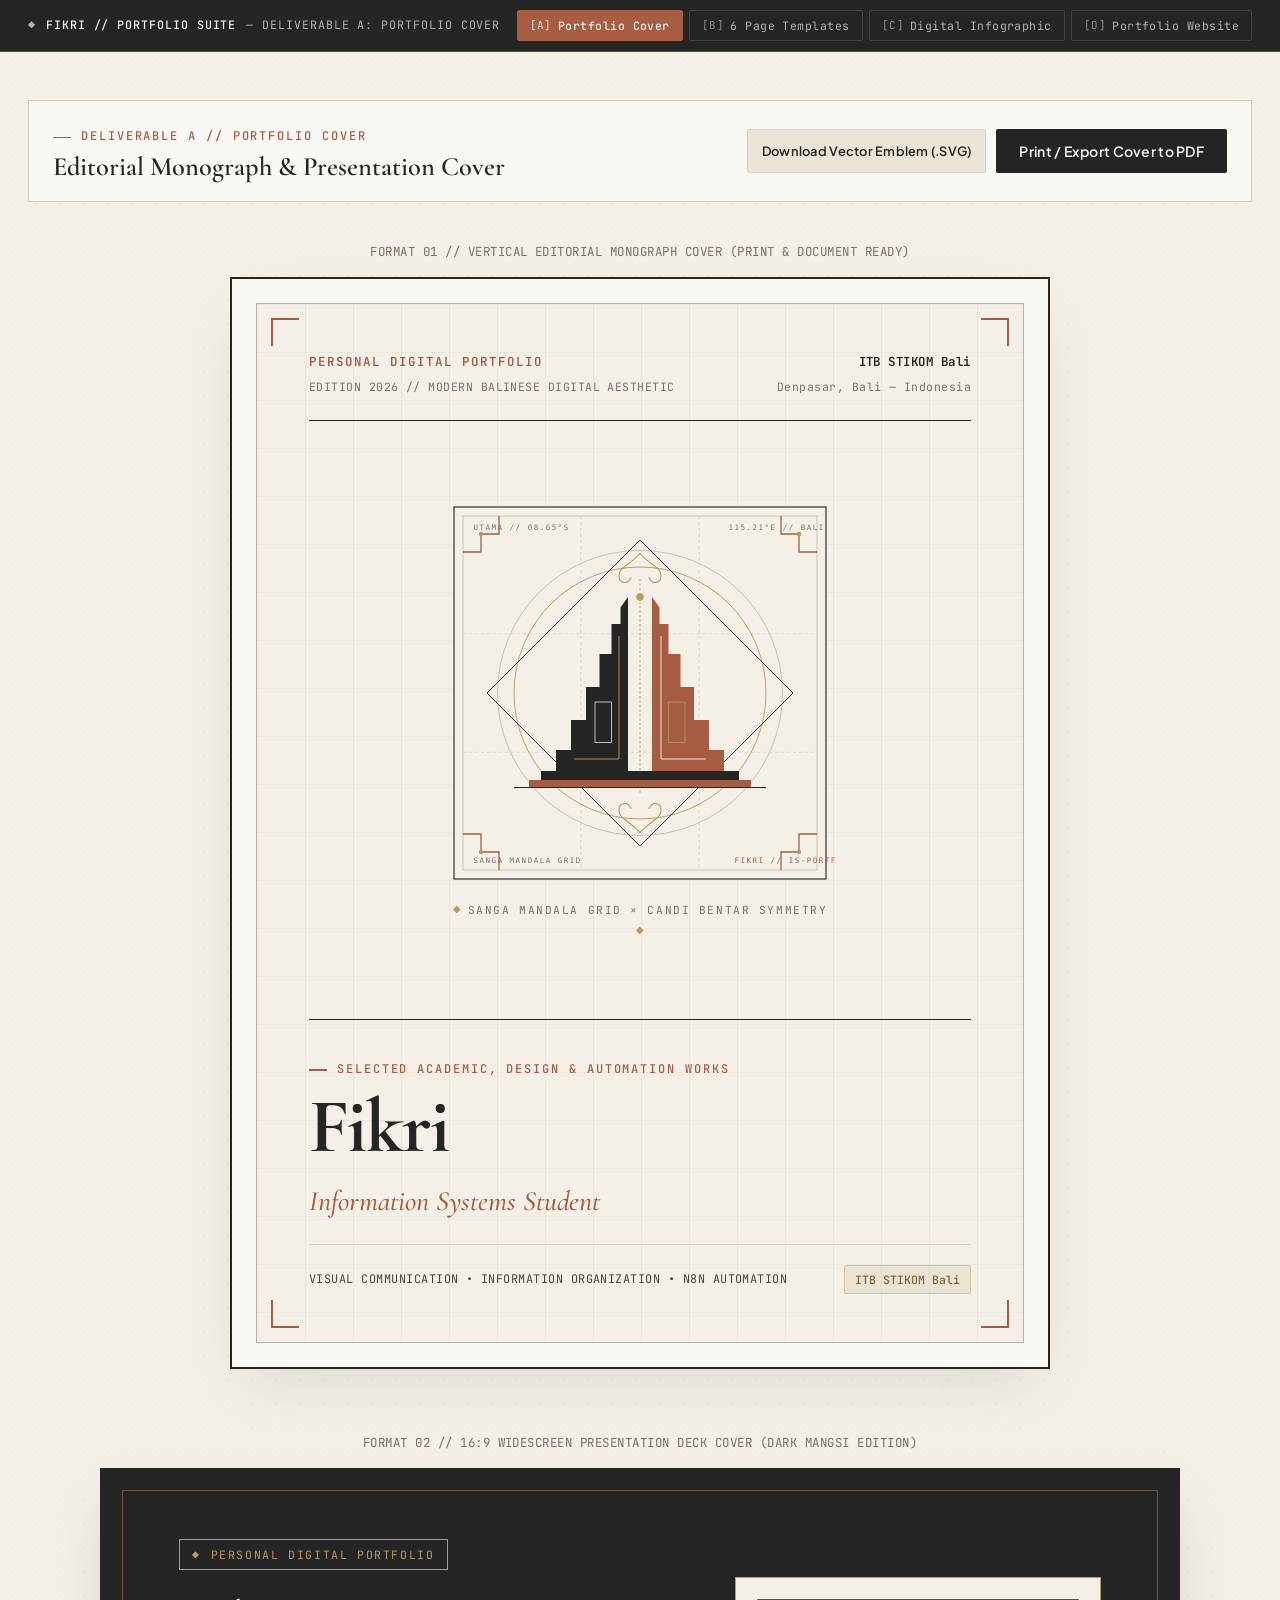
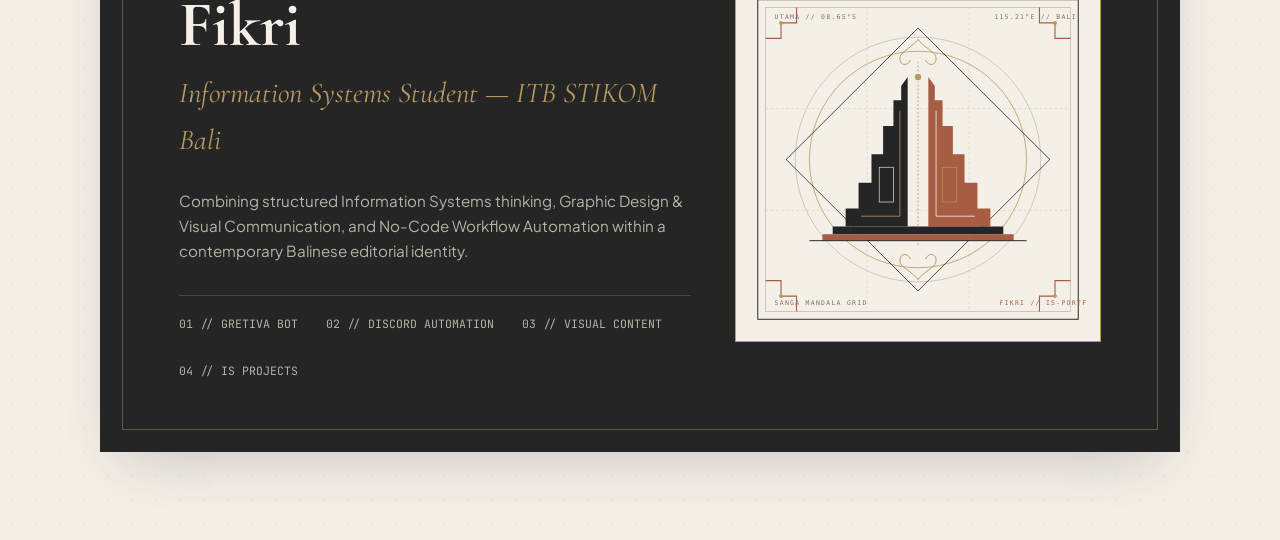
<file: cover.html>
<!DOCTYPE html>
<html lang="en">
<head>
  <meta charset="UTF-8" />
  <meta name="viewport" content="width=device-width, initial-scale=1.0" />
  <title>Deliverable A: Portfolio Cover — Fikri | Modern Balinese Identity</title>
  <link rel="stylesheet" href="assets/css/design-system.css" />
  <style>
    .cover-stage {
      padding: 48px 0 88px;
    }

    .cover-toolbar {
      display: flex;
      justify-content: space-between;
      align-items: center;
      flex-wrap: wrap;
      gap: 16px;
      padding: 18px 24px;
      background-color: var(--bg-ivory-elevated);
      border: 1px solid var(--border-hairline);
      margin-bottom: 40px;
    }

    /* A4 Monograph Editorial Cover Sheet */
    .monograph-cover-sheet {
      max-width: 820px;
      margin: 0 auto 64px;
      background-color: var(--bg-ivory-elevated);
      border: 2px solid var(--ink-charcoal);
      padding: 24px;
      box-shadow: 0 24px 60px -20px rgba(37, 37, 37, 0.14);
      position: relative;
    }

    .monograph-inner-frame {
      border: 1px solid var(--neutral-warm-gray);
      padding: 48px 52px;
      position: relative;
      display: flex;
      flex-direction: column;
      justify-content: space-between;
      min-height: 1040px;
      background-color: var(--bg-ivory);
      background-image:
        linear-gradient(to right, rgba(184, 177, 166, 0.14) 1px, transparent 1px),
        linear-gradient(to bottom, rgba(184, 177, 166, 0.14) 1px, transparent 1px);
      background-size: 48px 48px;
    }

    /* Corner Stepped Karang Asti Motifs */
    .corner-ornament {
      position: absolute;
      width: 28px;
      height: 28px;
      pointer-events: none;
    }
    .corner-tl { top: 14px; left: 14px; border-top: 2px solid var(--accent-terracotta); border-left: 2px solid var(--accent-terracotta); }
    .corner-tr { top: 14px; right: 14px; border-top: 2px solid var(--accent-terracotta); border-right: 2px solid var(--accent-terracotta); }
    .corner-bl { bottom: 14px; left: 14px; border-bottom: 2px solid var(--accent-terracotta); border-left: 2px solid var(--accent-terracotta); }
    .corner-br { bottom: 14px; right: 14px; border-bottom: 2px solid var(--accent-terracotta); border-right: 2px solid var(--accent-terracotta); }

    .cover-top-ledger {
      display: flex;
      justify-content: space-between;
      align-items: flex-start;
      padding-bottom: 24px;
      border-bottom: 1px solid var(--ink-charcoal);
    }

    .cover-center-emblem {
      margin: 36px auto;
      max-width: 390px;
      width: 100%;
      position: relative;
    }

    .cover-title-block {
      border-top: 1px solid var(--ink-charcoal);
      padding-top: 32px;
    }

    .cover-owner-name {
      font-family: var(--font-serif);
      font-size: clamp(3.5rem, 6vw, 5.2rem);
      font-weight: 700;
      line-height: 0.96;
      letter-spacing: -0.02em;
      color: var(--ink-charcoal);
      margin: 10px 0 14px;
    }

    .cover-role-line {
      display: flex;
      align-items: center;
      justify-content: space-between;
      flex-wrap: wrap;
      gap: 12px;
      padding-top: 20px;
      margin-top: 20px;
      border-top: 1px solid var(--border-hairline);
    }

    /* 16:9 Presentation Deck Cover Variant */
    .deck-cover-sheet {
      max-width: 1080px;
      margin: 0 auto;
      background-color: var(--ink-charcoal);
      color: var(--bg-ivory);
      border: 2px solid var(--ink-charcoal);
      padding: 20px;
      box-shadow: 0 24px 60px -20px rgba(37, 37, 37, 0.22);
    }

    .deck-inner-frame {
      border: 1px solid rgba(182, 154, 98, 0.45);
      padding: 48px 56px;
      display: grid;
      grid-template-columns: 7fr 5fr;
      gap: 44px;
      align-items: center;
      min-height: 540px;
      position: relative;
    }

    @media (max-width: 840px) {
      .monograph-inner-frame {
        padding: 28px 24px;
        min-height: auto;
      }
      .deck-inner-frame {
        grid-template-columns: 1fr;
        padding: 32px 24px;
      }
    }

    @media print {
      .cover-stage { padding: 0; }
      .monograph-cover-sheet {
        box-shadow: none;
        margin: 0 auto;
        page-break-after: always;
      }
    }
  </style>
</head>
<body>

  <!-- GLOBAL DELIVERABLES SUITE BAR -->
  <div class="suite-topbar">
    <div class="suite-topbar-inner">
      <div class="suite-brand">
        <span>◆</span>
        <strong>FIKRI // PORTFOLIO SUITE</strong>
        <span>— Deliverable A: Portfolio Cover</span>
      </div>
      <nav class="suite-deliverables-nav" aria-label="Portfolio Deliverables Navigation">
        <a href="cover.html" class="suite-pill active">
          <span class="code">[A]</span> Portfolio Cover
        </a>
        <a href="templates.html" class="suite-pill">
          <span class="code">[B]</span> 6 Page Templates
        </a>
        <a href="infographic.html" class="suite-pill">
          <span class="code">[C]</span> Digital Infographic
        </a>
        <a href="index.html" class="suite-pill">
          <span class="code">[D]</span> Portfolio Website
        </a>
      </nav>
    </div>
  </div>

  <main class="cover-stage">
    <div class="container">

      <!-- Toolbar (Hidden on Print) -->
      <div class="cover-toolbar no-print">
        <div>
          <span class="eyebrow">Deliverable A // Portfolio Cover</span>
          <h1 class="heading-card" style="margin-top: 4px;">Editorial Monograph &amp; Presentation Cover</h1>
        </div>
        <div style="display: flex; gap: 10px; flex-wrap: wrap;">
          <a href="assets/svg/candi-mandala-emblem.svg" download class="btn btn-subtle">Download Vector Emblem (.SVG)</a>
          <button onclick="window.print()" class="btn btn-primary">Print / Export Cover to PDF</button>
        </div>
      </div>

      <!-- ====================================================================
           EDITION I: A4 PORTRAIT MONOGRAPH COVER (Warm Ivory Canvas)
           ==================================================================== -->
      <div class="text-mono no-print" style="text-align: center; color: var(--ink-muted); margin-bottom: 14px;">
        FORMAT 01 // VERTICAL EDITORIAL MONOGRAPH COVER (PRINT &amp; DOCUMENT READY)
      </div>

      <article class="monograph-cover-sheet" aria-label="A4 Vertical Portfolio Cover">
        <div class="monograph-inner-frame">
          <span class="corner-ornament corner-tl"></span>
          <span class="corner-ornament corner-tr"></span>
          <span class="corner-ornament corner-bl"></span>
          <span class="corner-ornament corner-br"></span>

          <!-- UTAMA: Top Editorial Header -->
          <header class="cover-top-ledger">
            <div>
              <div class="text-mono" style="color: var(--accent-terracotta); font-weight: 600; letter-spacing: 0.16em;">
                PERSONAL DIGITAL PORTFOLIO
              </div>
              <div class="text-mono" style="color: var(--ink-muted); font-size: 0.72rem; margin-top: 4px;">
                EDITION 2026 // MODERN BALINESE DIGITAL AESTHETIC
              </div>
            </div>
            <div style="text-align: right;">
              <div class="text-mono" style="color: var(--ink-charcoal); font-weight: 600;" data-bind-text="profile.institution">
                ITB STIKOM BALI
              </div>
              <div class="text-mono" style="color: var(--ink-muted); font-size: 0.72rem; margin-top: 4px;" data-bind-text="profile.location">
                DENPASAR, BALI — INDONESIA
              </div>
            </div>
          </header>

          <!-- MADYA: Center Balinese Architectural & Patra Composition -->
          <div class="cover-center-emblem">
            <img src="assets/svg/candi-mandala-emblem.svg" alt="Candi Bentar and Sanga Mandala Geometric Vector Composition" />
            <div style="text-align: center; margin-top: 12px;" class="text-mono">
              <span style="color: var(--accent-gold);">◆</span>
              <span style="font-size: 0.7rem; color: var(--ink-muted); letter-spacing: 0.14em;">
                SANGA MANDALA GRID × CANDI BENTAR SYMMETRY
              </span>
              <span style="color: var(--accent-gold);">◆</span>
            </div>
          </div>

          <!-- NISTA: Grounded Typographic Colophon -->
          <footer class="cover-title-block">
            <div class="eyebrow">Selected Academic, Design &amp; Automation Works</div>
            <h2 class="cover-owner-name" data-bind-text="profile.name">FIKRI</h2>
            <div style="font-family: var(--font-serif); font-size: 1.75rem; font-style: italic; color: var(--accent-terracotta); font-weight: 500;" data-bind-text="profile.role">
              Information Systems Student
            </div>

            <div class="cover-role-line">
              <div class="text-mono" style="font-size: 0.74rem; color: var(--ink-secondary);">
                VISUAL COMMUNICATION • INFORMATION ORGANIZATION • N8N AUTOMATION
              </div>
              <div class="tag tag-gold" data-bind-text="profile.institution">ITB STIKOM BALI</div>
            </div>
          </footer>
        </div>
      </article>

      <!-- ====================================================================
           EDITION II: 16:9 WIDESCREEN PRESENTATION COVER (Charcoal Mangsi Canvas)
           ==================================================================== -->
      <div class="text-mono no-print" style="text-align: center; color: var(--ink-muted); margin-bottom: 14px;">
        FORMAT 02 // 16:9 WIDESCREEN PRESENTATION DECK COVER (DARK MANGSI EDITION)
      </div>

      <article class="deck-cover-sheet" aria-label="16:9 Widescreen Portfolio Cover">
        <div class="deck-inner-frame">
          <div>
            <div style="display: inline-flex; align-items: center; gap: 10px; padding: 5px 12px; border: 1px solid var(--accent-gold); color: var(--accent-gold); font-family: var(--font-mono); font-size: 0.72rem; letter-spacing: 0.14em; margin-bottom: 24px;">
              <span>◆</span> PERSONAL DIGITAL PORTFOLIO
            </div>

            <h2 style="font-family: var(--font-serif); font-size: clamp(3.2rem, 5vw, 4.6rem); font-weight: 700; line-height: 0.98; color: var(--bg-ivory); margin-bottom: 12px;" data-bind-text="profile.name">
              FIKRI
            </h2>

            <div style="font-family: var(--font-serif); font-size: 1.8rem; font-style: italic; color: var(--accent-gold); margin-bottom: 24px;">
              <span data-bind-text="profile.role">Information Systems Student</span> — <span data-bind-text="profile.institution">ITB STIKOM Bali</span>
            </div>

            <p style="font-size: 0.95rem; color: var(--neutral-warm-gray); max-width: 520px; line-height: 1.65; margin-bottom: 32px;">
              Combining structured Information Systems thinking, Graphic Design &amp; Visual Communication, and No-Code Workflow Automation within a contemporary Balinese editorial identity.
            </p>

            <div style="border-top: 1px solid rgba(184, 177, 166, 0.25); padding-top: 18px; display: flex; gap: 28px; flex-wrap: wrap; font-family: var(--font-mono); font-size: 0.72rem; color: var(--neutral-warm-gray);">
              <span>01 // GRETIVA BOT</span>
              <span>02 // DISCORD AUTOMATION</span>
              <span>03 // VISUAL CONTENT</span>
              <span>04 // IS PROJECTS</span>
            </div>
          </div>

          <div style="background-color: var(--bg-ivory); padding: 14px; border: 1px solid var(--accent-gold);">
            <img src="assets/svg/candi-mandala-emblem.svg" alt="Modern Balinese Emblem on Presentation Cover" />
          </div>
        </div>
      </article>

    </div>
  </main>

  <script src="assets/js/content.js"></script>
  <script src="assets/js/main.js"></script>
</body>
</html>
</file>
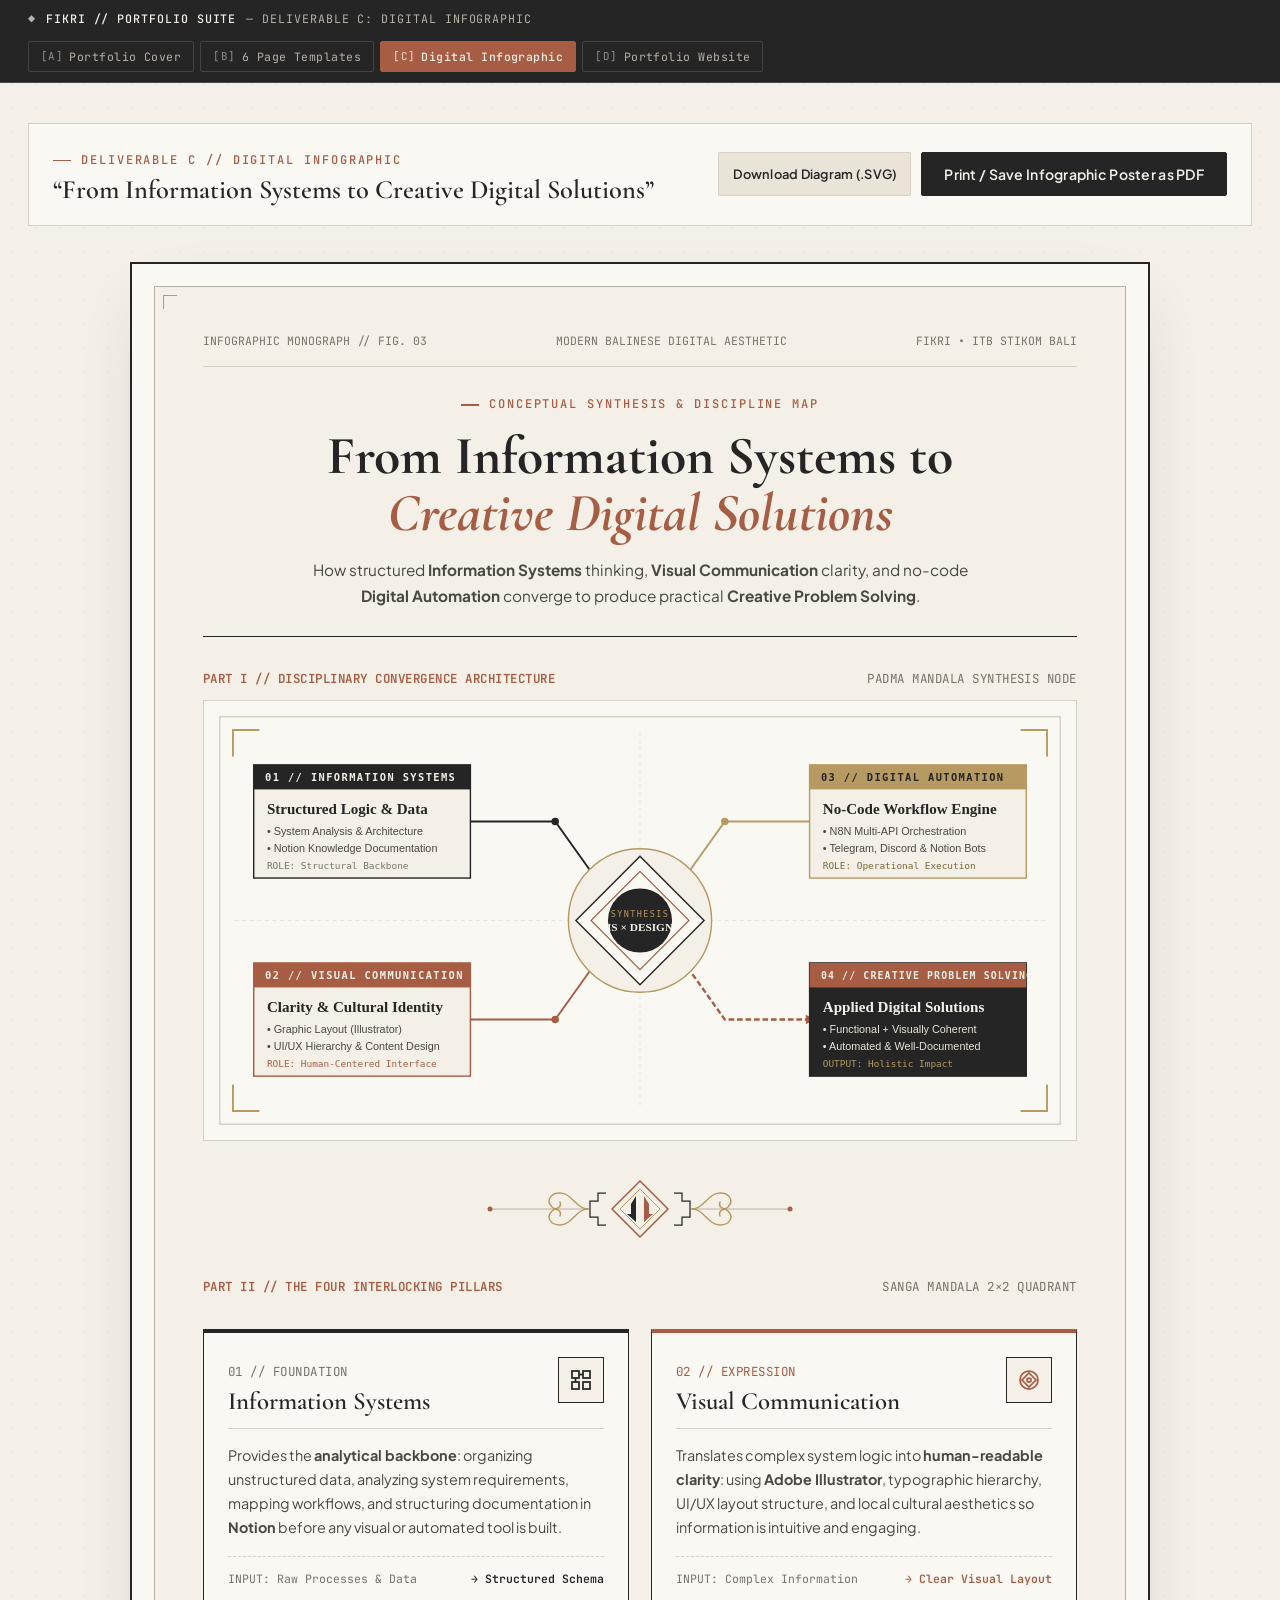
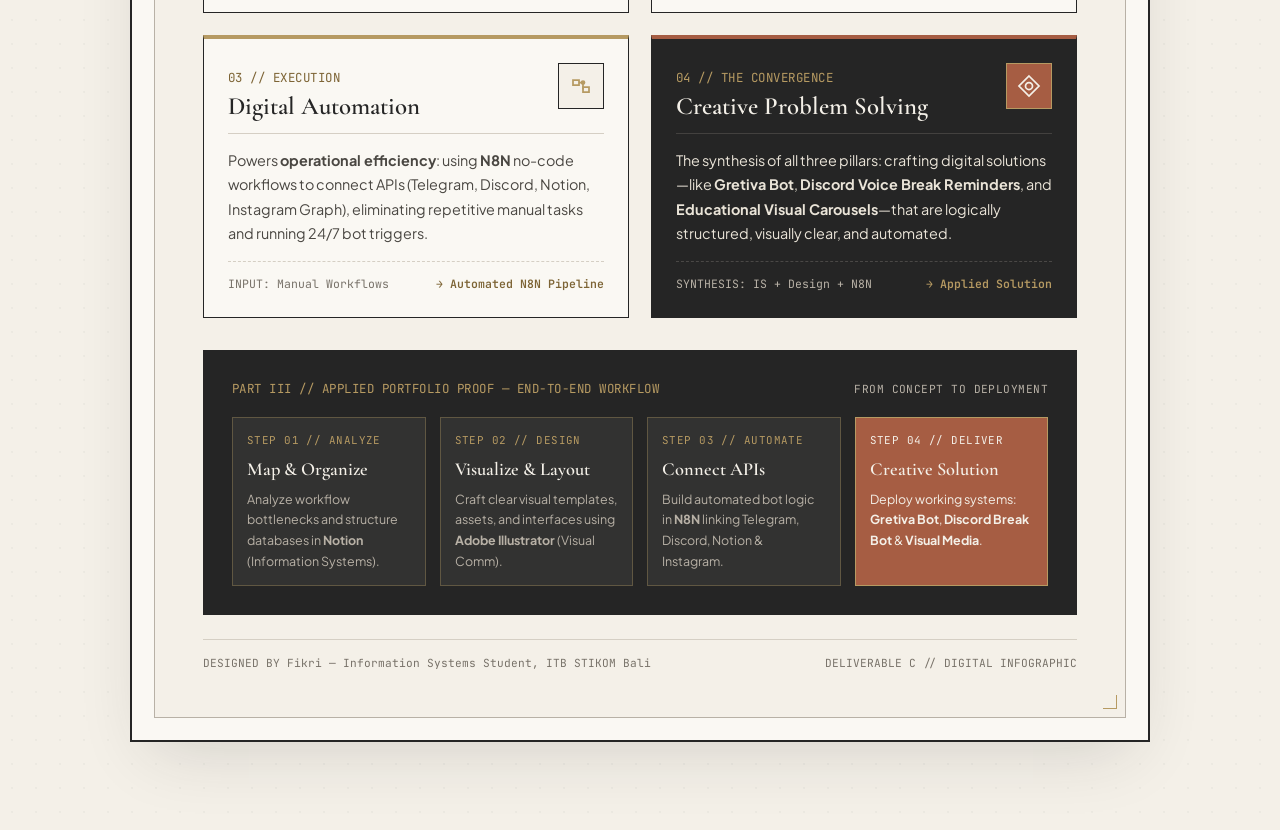
<file: infographic.html>
<!DOCTYPE html>
<html lang="en">
<head>
  <meta charset="UTF-8" />
  <meta name="viewport" content="width=device-width, initial-scale=1.0" />
  <title>Deliverable C: Digital Infographic — From Information Systems to Creative Digital Solutions</title>
  <link rel="stylesheet" href="assets/css/design-system.css" />
  <style>
    .infographic-stage {
      padding: 40px 0 88px;
    }

    .infographic-toolbar {
      display: flex;
      justify-content: space-between;
      align-items: center;
      flex-wrap: wrap;
      gap: 16px;
      padding: 18px 24px;
      background-color: var(--bg-ivory-elevated);
      border: 1px solid var(--border-hairline);
      margin-bottom: 36px;
    }

    /* Editorial Poster Sheet */
    .poster-sheet {
      max-width: 1020px;
      margin: 0 auto;
      background-color: var(--bg-ivory-elevated);
      border: 2.5px solid var(--ink-charcoal);
      padding: 22px;
      box-shadow: 0 26px 65px -20px rgba(37, 37, 37, 0.16);
    }

    .poster-inner {
      border: 1px solid var(--neutral-warm-gray);
      background-color: var(--bg-ivory);
      padding: 44px 48px;
      position: relative;
    }

    .poster-header {
      text-align: center;
      border-bottom: 1.5px solid var(--ink-charcoal);
      padding-bottom: 28px;
      margin-bottom: 32px;
    }

    .poster-meta-top {
      display: flex;
      justify-content: space-between;
      align-items: center;
      font-family: var(--font-mono);
      font-size: 0.72rem;
      color: var(--ink-muted);
      padding-bottom: 16px;
      margin-bottom: 20px;
      border-bottom: 1px solid var(--border-hairline);
    }

    .poster-title {
      font-family: var(--font-serif);
      font-size: clamp(2.3rem, 4.2vw, 3.6rem);
      font-weight: 700;
      line-height: 1.06;
      max-width: 780px;
      margin: 12px auto 16px;
      color: var(--ink-charcoal);
    }

    .poster-title em {
      color: var(--accent-terracotta);
      font-style: italic;
    }

    /* 4 Pillars Matrix inside Infographic */
    .pillars-4-grid {
      display: grid;
      grid-template-columns: repeat(2, 1fr);
      gap: 22px;
      margin: 32px 0;
    }

    .infographic-pillar-card {
      background-color: var(--bg-ivory-elevated);
      border: 1px solid var(--ink-charcoal);
      padding: 24px;
      position: relative;
      display: flex;
      flex-direction: column;
      justify-content: space-between;
    }

    .pillar-card-head {
      display: flex;
      align-items: flex-start;
      justify-content: space-between;
      gap: 14px;
      margin-bottom: 14px;
      padding-bottom: 12px;
      border-bottom: 1px solid var(--border-hairline);
    }

    .pillar-icon-box {
      width: 46px;
      height: 46px;
      border: 1px solid var(--ink-charcoal);
      background-color: var(--bg-ivory);
      display: grid;
      place-items: center;
      flex-shrink: 0;
    }

    .pillar-flow-strip {
      margin-top: 16px;
      padding-top: 12px;
      border-top: 1px dashed var(--border-hairline);
      display: flex;
      justify-content: space-between;
      align-items: center;
      font-family: var(--font-mono);
      font-size: 0.72rem;
    }

    /* Bottom Applied Pipeline Section */
    .pipeline-bar {
      background-color: var(--ink-charcoal);
      color: var(--bg-ivory);
      padding: 28px;
      border: 1px solid var(--ink-charcoal);
      margin-top: 28px;
    }

    .pipeline-steps-grid {
      display: grid;
      grid-template-columns: repeat(4, 1fr);
      gap: 14px;
      margin-top: 18px;
    }

    .pipeline-step {
      background-color: rgba(244, 240, 232, 0.06);
      border: 1px solid rgba(182, 154, 98, 0.35);
      padding: 14px;
    }

    @media (max-width: 820px) {
      .poster-inner { padding: 24px 20px; }
      .pillars-4-grid,
      .pipeline-steps-grid {
        grid-template-columns: 1fr;
      }
    }

    @media print {
      .infographic-stage { padding: 0; }
      .poster-sheet {
        box-shadow: none;
        border-width: 2px;
      }
    }
  </style>
</head>
<body>

  <!-- GLOBAL DELIVERABLES SUITE BAR -->
  <div class="suite-topbar">
    <div class="suite-topbar-inner">
      <div class="suite-brand">
        <span>◆</span>
        <strong>FIKRI // PORTFOLIO SUITE</strong>
        <span>— Deliverable C: Digital Infographic</span>
      </div>
      <nav class="suite-deliverables-nav" aria-label="Portfolio Deliverables Navigation">
        <a href="cover.html" class="suite-pill">
          <span class="code">[A]</span> Portfolio Cover
        </a>
        <a href="templates.html" class="suite-pill">
          <span class="code">[B]</span> 6 Page Templates
        </a>
        <a href="infographic.html" class="suite-pill active">
          <span class="code">[C]</span> Digital Infographic
        </a>
        <a href="index.html" class="suite-pill">
          <span class="code">[D]</span> Portfolio Website
        </a>
      </nav>
    </div>
  </div>

  <main class="infographic-stage">
    <div class="container">

      <!-- Toolbar (Hidden on Print) -->
      <div class="infographic-toolbar no-print">
        <div>
          <span class="eyebrow">Deliverable C // Digital Infographic</span>
          <h1 class="heading-card" style="margin-top: 4px;">“From Information Systems to Creative Digital Solutions”</h1>
        </div>
        <div style="display: flex; gap: 10px; flex-wrap: wrap;">
          <a href="assets/svg/infographic-synthesis.svg" download class="btn btn-subtle">Download Diagram (.SVG)</a>
          <button onclick="window.print()" class="btn btn-primary">Print / Save Infographic Poster as PDF</button>
        </div>
      </div>

      <!-- ====================================================================
           EDITORIAL INFOGRAPHIC POSTER SHEET
           ==================================================================== -->
      <article class="poster-sheet" aria-label="Digital Infographic Poster">
        <div class="poster-inner patra-corners">

          <!-- 1. UTAMA: HEADER & THESIS -->
          <header class="poster-header">
            <div class="poster-meta-top">
              <span>INFOGRAPHIC MONOGRAPH // FIG. 03</span>
              <span>MODERN BALINESE DIGITAL AESTHETIC</span>
              <span>FIKRI • ITB STIKOM BALI</span>
            </div>

            <span class="eyebrow">Conceptual Synthesis &amp; Discipline Map</span>
            <h2 class="poster-title">
              From Information Systems to <em>Creative Digital Solutions</em>
            </h2>
            <p class="text-body" style="max-width: 680px; margin: 0 auto;">
              How structured <strong>Information Systems</strong> thinking, <strong>Visual Communication</strong> clarity, and no-code <strong>Digital Automation</strong> converge to produce practical <strong>Creative Problem Solving</strong>.
            </p>
          </header>

          <!-- 2. CENTRAL CONVERGENCE DIAGRAM (SVG) -->
          <section aria-label="Convergence Architecture Visualization">
            <div style="display: flex; justify-content: space-between; align-items: center; margin-bottom: 10px;">
              <span class="text-mono" style="color: var(--accent-terracotta); font-weight: 600;">PART I // DISCIPLINARY CONVERGENCE ARCHITECTURE</span>
              <span class="text-mono" style="color: var(--ink-muted);">PADMA MANDALA SYNTHESIS NODE</span>
            </div>

            <div style="border: 1px solid var(--border-hairline); background-color: var(--bg-ivory-elevated); padding: 12px;">
              <img src="assets/svg/infographic-synthesis.svg" alt="Diagram connecting Information Systems, Visual Communication, and Digital Automation into Creative Problem Solving" />
            </div>
          </section>

          <!-- Balinese Patra Ornamental Divider -->
          <div style="margin: 28px auto; max-width: 320px;">
            <img src="assets/svg/patra-ornament.svg" alt="Patra Punggel Geometric Divider" />
          </div>

          <!-- 3. MADYA: THE 4 INTERLOCKING PILLARS -->
          <section aria-label="The Four Core Pillars">
            <div style="display: flex; justify-content: space-between; align-items: center; margin-bottom: 4px;">
              <span class="text-mono" style="color: var(--accent-terracotta); font-weight: 600;">PART II // THE FOUR INTERLOCKING PILLARS</span>
              <span class="text-mono" style="color: var(--ink-muted);">SANGA MANDALA 2×2 QUADRANT</span>
            </div>

            <div class="pillars-4-grid">
              <!-- PILLAR 1: INFORMATION SYSTEMS -->
              <div class="infographic-pillar-card" style="border-top: 4px solid var(--ink-charcoal);">
                <div>
                  <div class="pillar-card-head">
                    <div>
                      <span class="text-mono" style="color: var(--ink-muted);">01 // FOUNDATION</span>
                      <h3 class="heading-card" style="font-size: 1.55rem; margin-top: 2px;">Information Systems</h3>
                    </div>
                    <div class="pillar-icon-box" aria-hidden="true">
                      <svg width="24" height="24" viewBox="0 0 24 24" fill="none" stroke="#252525" stroke-width="1.75">
                        <rect x="3" y="3" width="7" height="7"/>
                        <rect x="14" y="3" width="7" height="7"/>
                        <rect x="14" y="14" width="7" height="7"/>
                        <rect x="3" y="14" width="7" height="7"/>
                        <line x1="10" y1="6.5" x2="14" y2="6.5"/>
                        <line x1="6.5" y1="10" x2="6.5" y2="14"/>
                      </svg>
                    </div>
                  </div>
                  <p class="text-body" style="font-size: 0.9rem;">
                    Provides the <strong>analytical backbone</strong>: organizing unstructured data, analyzing system requirements, mapping workflows, and structuring documentation in <strong>Notion</strong> before any visual or automated tool is built.
                  </p>
                </div>
                <div class="pillar-flow-strip">
                  <span style="color: var(--ink-muted);">INPUT: Raw Processes &amp; Data</span>
                  <span style="color: var(--ink-charcoal); font-weight: 600;">→ Structured Schema</span>
                </div>
              </div>

              <!-- PILLAR 2: VISUAL COMMUNICATION -->
              <div class="infographic-pillar-card" style="border-top: 4px solid var(--accent-terracotta);">
                <div>
                  <div class="pillar-card-head">
                    <div>
                      <span class="text-mono" style="color: var(--accent-terracotta);">02 // EXPRESSION</span>
                      <h3 class="heading-card" style="font-size: 1.55rem; margin-top: 2px;">Visual Communication</h3>
                    </div>
                    <div class="pillar-icon-box" aria-hidden="true">
                      <svg width="24" height="24" viewBox="0 0 24 24" fill="none" stroke="#A65D43" stroke-width="1.75">
                        <circle cx="12" cy="12" r="9"/>
                        <polygon points="12,5 19,12 12,19 5,12"/>
                        <circle cx="12" cy="12" r="2"/>
                      </svg>
                    </div>
                  </div>
                  <p class="text-body" style="font-size: 0.9rem;">
                    Translates complex system logic into <strong>human-readable clarity</strong>: using <strong>Adobe Illustrator</strong>, typographic hierarchy, UI/UX layout structure, and local cultural aesthetics so information is intuitive and engaging.
                  </p>
                </div>
                <div class="pillar-flow-strip">
                  <span style="color: var(--ink-muted);">INPUT: Complex Information</span>
                  <span style="color: var(--accent-terracotta); font-weight: 600;">→ Clear Visual Layout</span>
                </div>
              </div>

              <!-- PILLAR 3: DIGITAL AUTOMATION -->
              <div class="infographic-pillar-card" style="border-top: 4px solid var(--accent-gold);">
                <div>
                  <div class="pillar-card-head">
                    <div>
                      <span class="text-mono" style="color: #7D6435;">03 // EXECUTION</span>
                      <h3 class="heading-card" style="font-size: 1.55rem; margin-top: 2px;">Digital Automation</h3>
                    </div>
                    <div class="pillar-icon-box" aria-hidden="true">
                      <svg width="24" height="24" viewBox="0 0 24 24" fill="none" stroke="#B69A62" stroke-width="1.75">
                        <path d="M4 6h6v5H4zM14 13h6v5h-6z"/>
                        <path d="M10 8.5h4v7h0"/>
                        <circle cx="14" cy="8.5" r="1.5" fill="#B69A62"/>
                      </svg>
                    </div>
                  </div>
                  <p class="text-body" style="font-size: 0.9rem;">
                    Powers <strong>operational efficiency</strong>: using <strong>N8N</strong> no-code workflows to connect APIs (Telegram, Discord, Notion, Instagram Graph), eliminating repetitive manual tasks and running 24/7 bot triggers.
                  </p>
                </div>
                <div class="pillar-flow-strip">
                  <span style="color: var(--ink-muted);">INPUT: Manual Workflows</span>
                  <span style="color: #7D6435; font-weight: 600;">→ Automated N8N Pipeline</span>
                </div>
              </div>

              <!-- PILLAR 4: CREATIVE PROBLEM SOLVING -->
              <div class="infographic-pillar-card" style="background-color: var(--ink-charcoal); color: var(--bg-ivory); border-top: 4px solid var(--accent-terracotta);">
                <div>
                  <div class="pillar-card-head" style="border-bottom-color: rgba(184,177,166,0.2);">
                    <div>
                      <span class="text-mono" style="color: var(--accent-gold);">04 // THE CONVERGENCE</span>
                      <h3 class="heading-card" style="font-size: 1.55rem; margin-top: 2px; color: var(--bg-ivory);">Creative Problem Solving</h3>
                    </div>
                    <div class="pillar-icon-box" style="background-color: var(--accent-terracotta); border-color: var(--accent-gold);" aria-hidden="true">
                      <svg width="24" height="24" viewBox="0 0 24 24" fill="none" stroke="#F4F0E8" stroke-width="1.75">
                        <polygon points="12,2 22,12 12,22 2,12"/>
                        <circle cx="12" cy="12" r="3.5"/>
                      </svg>
                    </div>
                  </div>
                  <p class="text-body" style="font-size: 0.9rem; color: var(--bg-ivory-subtle);">
                    The synthesis of all three pillars: crafting digital solutions—like <strong>Gretiva Bot</strong>, <strong>Discord Voice Break Reminders</strong>, and <strong>Educational Visual Carousels</strong>—that are logically structured, visually clear, and automated.
                  </p>
                </div>
                <div class="pillar-flow-strip" style="border-top-color: rgba(184,177,166,0.25);">
                  <span style="color: var(--neutral-warm-gray);">SYNTHESIS: IS + Design + N8N</span>
                  <span style="color: var(--accent-gold); font-weight: 600;">→ Applied Solution</span>
                </div>
              </div>
            </div>
          </section>

          <!-- 4. NISTA: REAL-WORLD APPLIED WORKFLOW PIPELINE -->
          <section class="pipeline-bar" aria-label="Applied Portfolio Pipeline">
            <div style="display: flex; justify-content: space-between; align-items: center; flex-wrap: wrap; gap: 10px;">
              <span class="text-mono" style="color: var(--accent-gold);">PART III // APPLIED PORTFOLIO PROOF — END-TO-END WORKFLOW</span>
              <span class="text-mono" style="color: var(--neutral-warm-gray); font-size: 0.7rem;">FROM CONCEPT TO DEPLOYMENT</span>
            </div>

            <div class="pipeline-steps-grid">
              <div class="pipeline-step">
                <div class="text-mono" style="color: var(--accent-gold); font-size: 0.68rem;">STEP 01 // ANALYZE</div>
                <div style="font-family: var(--font-serif); font-size: 1.15rem; font-weight: 600; margin: 4px 0;">Map &amp; Organize</div>
                <p style="font-size: 0.78rem; color: var(--neutral-warm-gray);">
                  Analyze workflow bottlenecks and structure databases in <strong>Notion</strong> (Information Systems).
                </p>
              </div>

              <div class="pipeline-step">
                <div class="text-mono" style="color: var(--accent-gold); font-size: 0.68rem;">STEP 02 // DESIGN</div>
                <div style="font-family: var(--font-serif); font-size: 1.15rem; font-weight: 600; margin: 4px 0;">Visualize &amp; Layout</div>
                <p style="font-size: 0.78rem; color: var(--neutral-warm-gray);">
                  Craft clear visual templates, assets, and interfaces using <strong>Adobe Illustrator</strong> (Visual Comm).
                </p>
              </div>

              <div class="pipeline-step">
                <div class="text-mono" style="color: var(--accent-gold); font-size: 0.68rem;">STEP 03 // AUTOMATE</div>
                <div style="font-family: var(--font-serif); font-size: 1.15rem; font-weight: 600; margin: 4px 0;">Connect APIs</div>
                <p style="font-size: 0.78rem; color: var(--neutral-warm-gray);">
                  Build automated bot logic in <strong>N8N</strong> linking Telegram, Discord, Notion &amp; Instagram.
                </p>
              </div>

              <div class="pipeline-step" style="background-color: var(--accent-terracotta); border-color: var(--accent-gold);">
                <div class="text-mono" style="color: var(--bg-ivory); font-size: 0.68rem;">STEP 04 // DELIVER</div>
                <div style="font-family: var(--font-serif); font-size: 1.15rem; font-weight: 600; margin: 4px 0;">Creative Solution</div>
                <p style="font-size: 0.78rem; color: var(--bg-ivory);">
                  Deploy working systems: <strong>Gretiva Bot</strong>, <strong>Discord Break Bot</strong> &amp; <strong>Visual Media</strong>.
                </p>
              </div>
            </div>
          </section>

          <!-- Poster Footer Colophon -->
          <footer style="margin-top: 24px; padding-top: 14px; border-top: 1px solid var(--border-hairline); display: flex; justify-content: space-between; align-items: center; flex-wrap: wrap; gap: 12px; font-family: var(--font-mono); font-size: 0.7rem; color: var(--ink-muted);">
            <span>DESIGNED BY <span data-bind-text="profile.name">FIKRI</span> — <span data-bind-text="profile.role">INFORMATION SYSTEMS STUDENT</span>, <span data-bind-text="profile.institution">ITB STIKOM BALI</span></span>
            <span>DELIVERABLE C // DIGITAL INFOGRAPHIC</span>
          </footer>

        </div>
      </article>

    </div>
  </main>

  <script src="assets/js/content.js"></script>
  <script src="assets/js/main.js"></script>
</body>
</html>
</file>
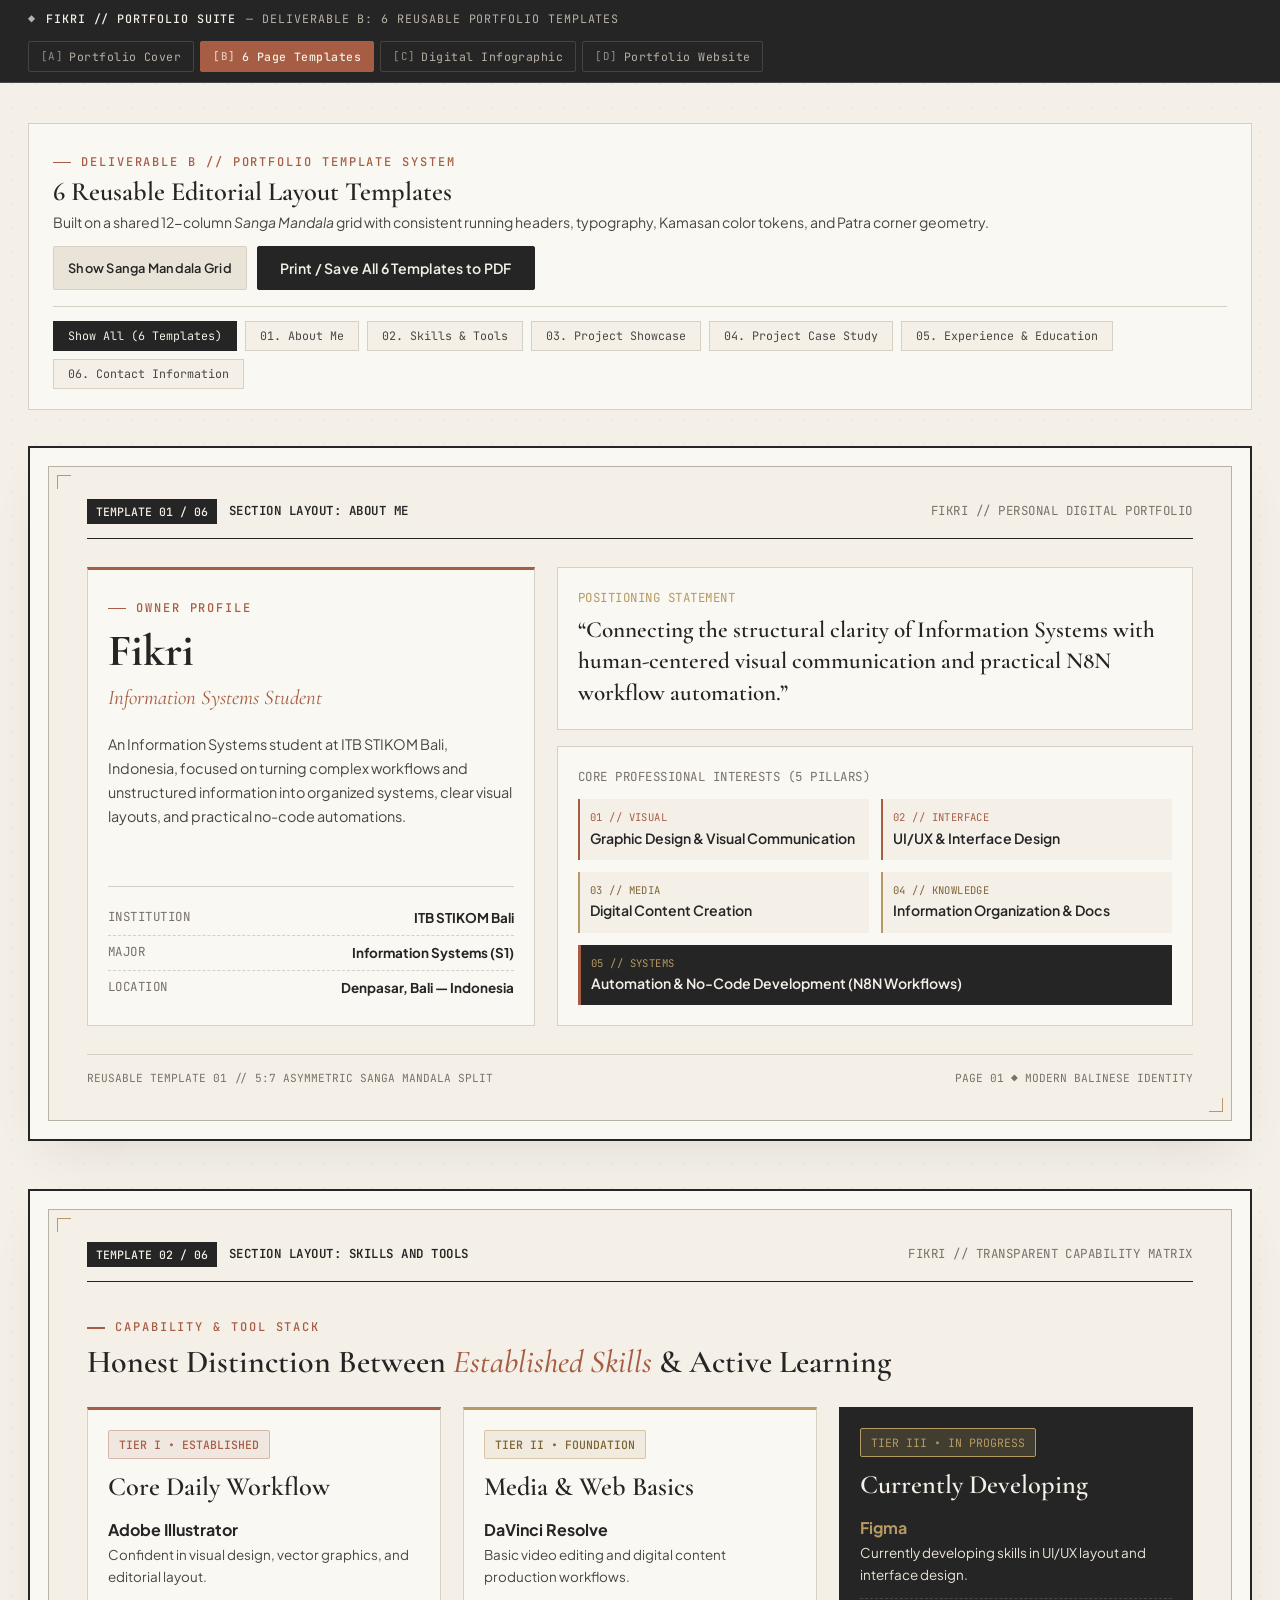
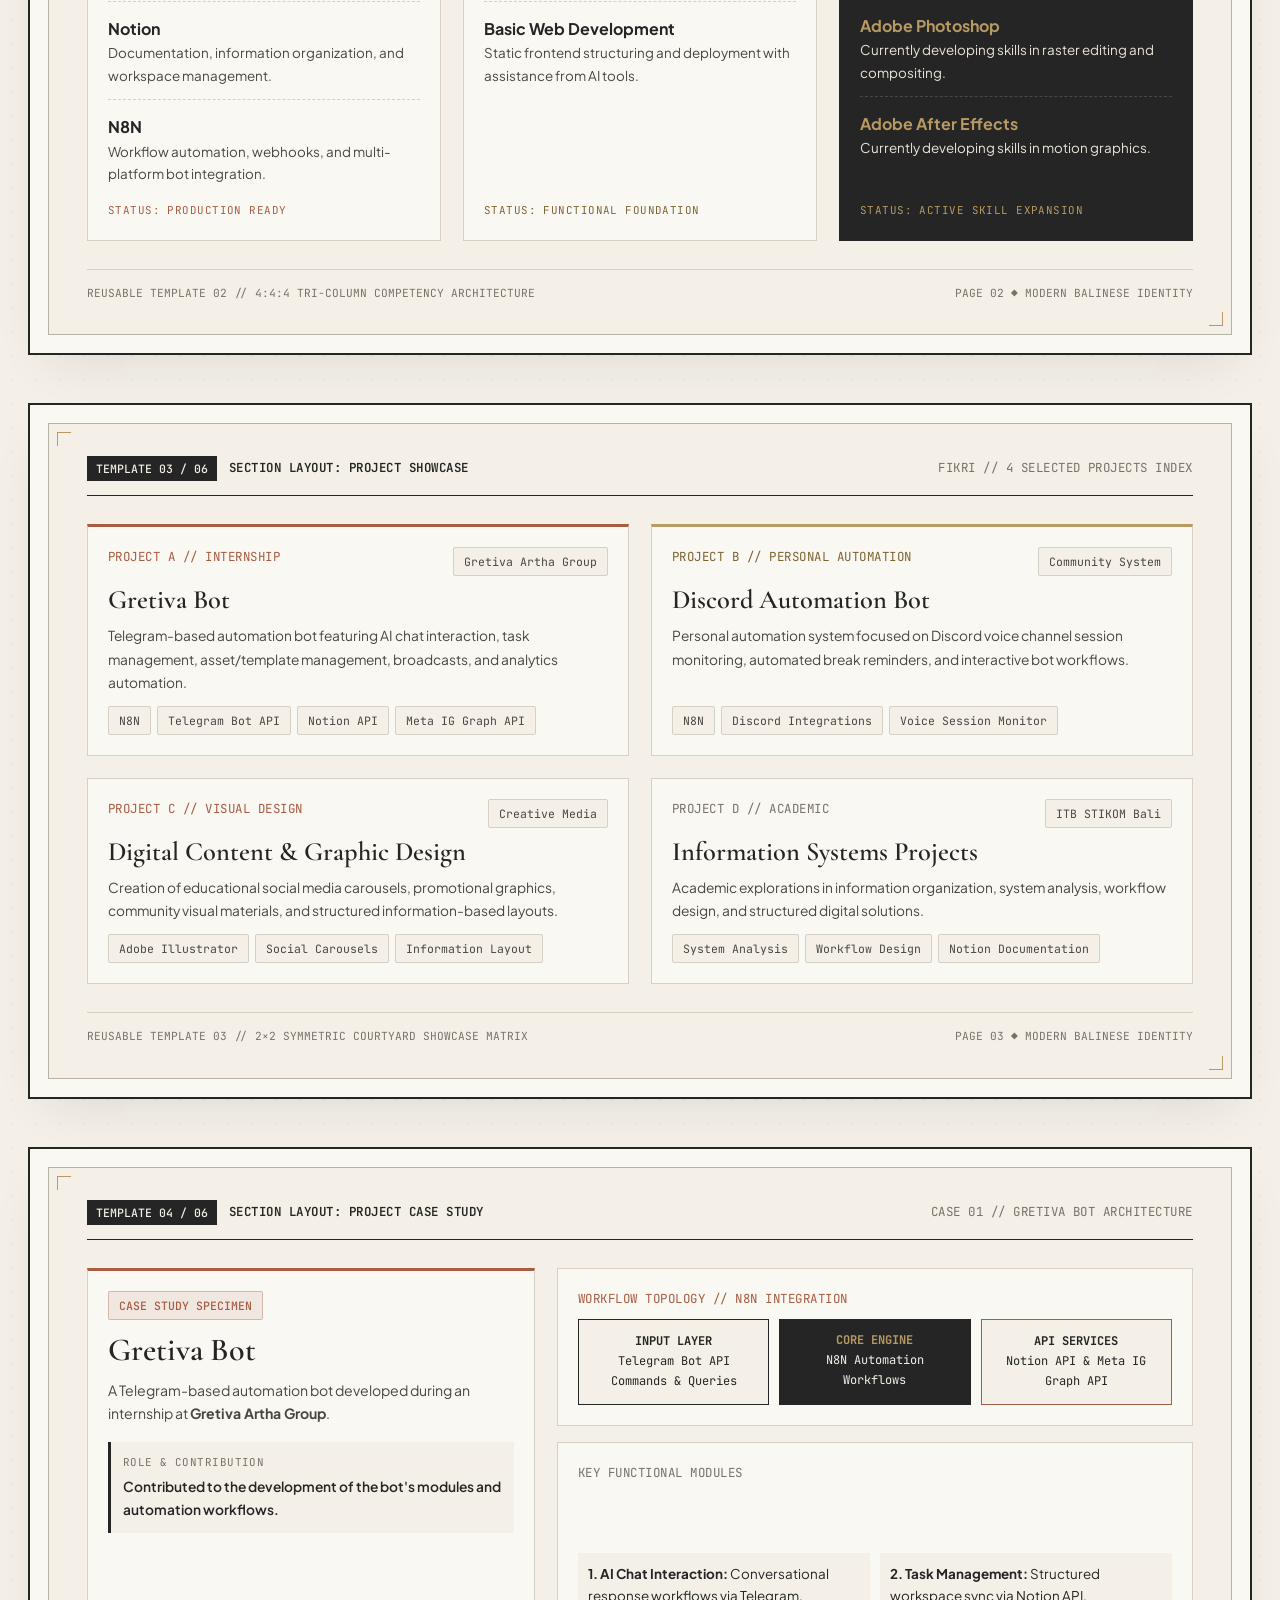
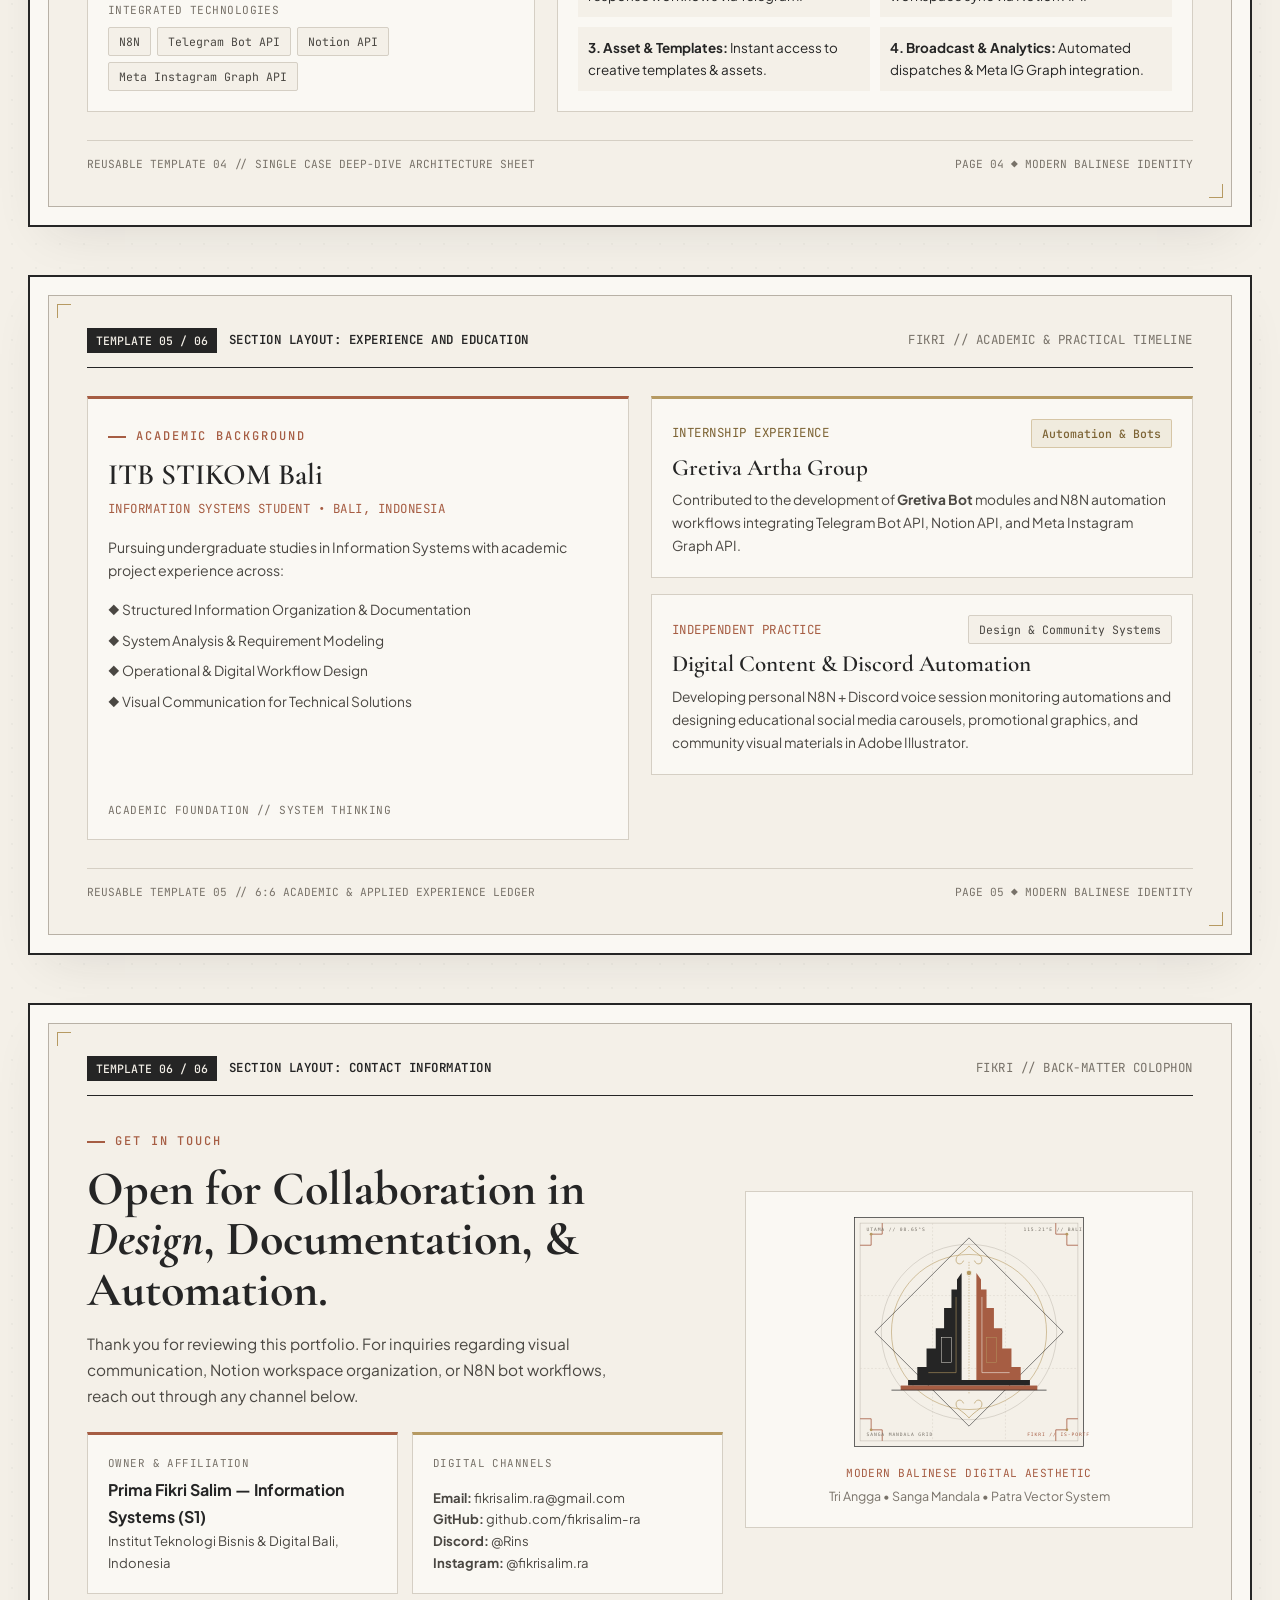
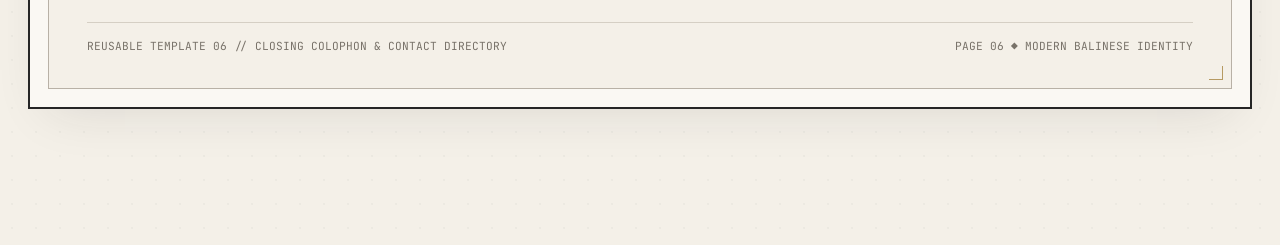
<file: templates.html>
<!DOCTYPE html>
<html lang="en">
<head>
  <meta charset="UTF-8" />
  <meta name="viewport" content="width=device-width, initial-scale=1.0" />
  <title>Deliverable B: 6 Reusable Portfolio Page Templates — Fikri</title>
  <link rel="stylesheet" href="assets/css/design-system.css" />
  <style>
    .templates-stage {
      padding: 40px 0 88px;
    }

    .templates-control-bar {
      background-color: var(--bg-ivory-elevated);
      border: 1px solid var(--border-hairline);
      padding: 20px 24px;
      margin-bottom: 36px;
      display: flex;
      flex-direction: column;
      gap: 16px;
    }

    .templates-control-top {
      display: flex;
      justify-content: space-between;
      align-items: center;
      flex-wrap: wrap;
      gap: 12px;
    }

    .template-filter-bar {
      display: flex;
      flex-wrap: wrap;
      gap: 8px;
      padding-top: 14px;
      border-top: 1px solid var(--border-hairline);
    }

    .filter-pill {
      padding: 6px 14px;
      font-family: var(--font-mono);
      font-size: 0.73rem;
      background-color: var(--bg-ivory);
      border: 1px solid var(--border-hairline);
      color: var(--ink-secondary);
      cursor: pointer;
      transition: all var(--transition-base);
    }

    .filter-pill:hover {
      border-color: var(--accent-terracotta);
      color: var(--ink-charcoal);
    }

    .filter-pill.active {
      background-color: var(--ink-charcoal);
      color: var(--bg-ivory);
      border-color: var(--ink-charcoal);
    }

    /* REUSABLE PORTFOLIO PAGE SHEET (Consistent Master Template Architecture) */
    .template-sheet {
      background-color: var(--bg-ivory-elevated);
      border: 2px solid var(--ink-charcoal);
      padding: 18px;
      margin-bottom: 48px;
      box-shadow: 0 20px 50px -20px rgba(37, 37, 37, 0.12);
      position: relative;
    }

    .template-master-frame {
      border: 1px solid var(--neutral-warm-gray);
      background-color: var(--bg-ivory);
      padding: 32px 38px;
      min-height: 640px;
      display: flex;
      flex-direction: column;
      justify-content: space-between;
      position: relative;
    }

    /* Optional Toggleable 12-Column Editorial Grid Overlay */
    body.show-editorial-grid .template-master-frame::before {
      content: '';
      position: absolute;
      inset: 0;
      background-image: repeating-linear-gradient(
        to right,
        rgba(166, 93, 67, 0.07) 0,
        rgba(166, 93, 67, 0.07) calc(8.333% - 12px),
        transparent calc(8.333% - 12px),
        transparent 8.333%
      );
      pointer-events: none;
      z-index: 5;
    }

    /* Consistent Running Header (UTAMA) */
    .tpl-running-header {
      display: flex;
      justify-content: space-between;
      align-items: center;
      padding-bottom: 14px;
      border-bottom: 1.5px solid var(--ink-charcoal);
      margin-bottom: 28px;
    }

    .tpl-header-left {
      display: flex;
      align-items: center;
      gap: 12px;
    }

    .tpl-badge-num {
      background-color: var(--ink-charcoal);
      color: var(--bg-ivory);
      font-family: var(--font-mono);
      font-size: 0.72rem;
      padding: 3px 9px;
      font-weight: 500;
    }

    /* Consistent Running Footer (NISTA) */
    .tpl-running-footer {
      display: flex;
      justify-content: space-between;
      align-items: center;
      padding-top: 14px;
      border-top: 1px solid var(--border-hairline);
      margin-top: 28px;
      font-family: var(--font-mono);
      font-size: 0.7rem;
      color: var(--ink-muted);
    }

    /* Reusable 12-Column Inner Content Grid (MADYA) */
    .tpl-grid-12 {
      display: grid;
      grid-template-columns: repeat(12, 1fr);
      gap: 22px;
      flex: 1;
      align-items: stretch;
    }

    .col-4 { grid-column: span 4; }
    .col-5 { grid-column: span 5; }
    .col-6 { grid-column: span 6; }
    .col-7 { grid-column: span 7; }
    .col-8 { grid-column: span 8; }
    .col-12 { grid-column: span 12; }

    .tpl-module-box {
      background-color: var(--bg-ivory-elevated);
      border: 1px solid var(--border-hairline);
      padding: 20px;
      display: flex;
      flex-direction: column;
      justify-content: space-between;
    }

    .tpl-module-box.accent-border {
      border-top: 3px solid var(--accent-terracotta);
    }

    .tpl-module-box.gold-border {
      border-top: 3px solid var(--accent-gold);
    }

    .tpl-module-box.dark-box {
      background-color: var(--ink-charcoal);
      color: var(--bg-ivory);
      border-color: var(--ink-charcoal);
    }

    @media (max-width: 920px) {
      .col-4, .col-5, .col-6, .col-7, .col-8 {
        grid-column: span 12;
      }
      .template-master-frame {
        padding: 22px;
      }
    }

    @media print {
      .templates-stage { padding: 0; }
      .template-sheet {
        box-shadow: none;
        page-break-after: always;
        margin-bottom: 24px;
      }
    }
  </style>
</head>
<body>

  <!-- GLOBAL DELIVERABLES SUITE BAR -->
  <div class="suite-topbar">
    <div class="suite-topbar-inner">
      <div class="suite-brand">
        <span>◆</span>
        <strong>FIKRI // PORTFOLIO SUITE</strong>
        <span>— Deliverable B: 6 Reusable Portfolio Templates</span>
      </div>
      <nav class="suite-deliverables-nav" aria-label="Portfolio Deliverables Navigation">
        <a href="cover.html" class="suite-pill">
          <span class="code">[A]</span> Portfolio Cover
        </a>
        <a href="templates.html" class="suite-pill active">
          <span class="code">[B]</span> 6 Page Templates
        </a>
        <a href="infographic.html" class="suite-pill">
          <span class="code">[C]</span> Digital Infographic
        </a>
        <a href="index.html" class="suite-pill">
          <span class="code">[D]</span> Portfolio Website
        </a>
      </nav>
    </div>
  </div>

  <main class="templates-stage">
    <div class="container">

      <!-- INTERACTIVE TEMPLATE CONTROLLER BAR -->
      <div class="templates-control-bar no-print">
        <div class="templates-control-top">
          <div>
            <span class="eyebrow">Deliverable B // Portfolio Template System</span>
            <h1 class="heading-card" style="margin-top: 4px;">6 Reusable Editorial Layout Templates</h1>
            <p class="text-body" style="font-size: 0.88rem; margin-top: 2px;">
              Built on a shared 12-column <em>Sanga Mandala</em> grid with consistent running headers, typography, Kamasan color tokens, and Patra corner geometry.
            </p>
          </div>
          <div style="display: flex; gap: 10px; flex-wrap: wrap;">
            <button id="toggle-grid-overlay" class="btn btn-subtle">Show Sanga Mandala Grid</button>
            <button onclick="window.print()" class="btn btn-primary">Print / Save All 6 Templates to PDF</button>
          </div>
        </div>

        <div class="template-filter-bar" role="toolbar" aria-label="Filter Templates">
          <button class="filter-pill active" data-template-filter="all">Show All (6 Templates)</button>
          <button class="filter-pill" data-template-filter="tpl-01">01. About Me</button>
          <button class="filter-pill" data-template-filter="tpl-02">02. Skills &amp; Tools</button>
          <button class="filter-pill" data-template-filter="tpl-03">03. Project Showcase</button>
          <button class="filter-pill" data-template-filter="tpl-04">04. Project Case Study</button>
          <button class="filter-pill" data-template-filter="tpl-05">05. Experience &amp; Education</button>
          <button class="filter-pill" data-template-filter="tpl-06">06. Contact Information</button>
        </div>
      </div>

      <!-- ====================================================================
           TEMPLATE 01: ABOUT ME
           ==================================================================== -->
      <article class="template-sheet" data-template-id="tpl-01">
        <div class="template-master-frame patra-corners">
          <header class="tpl-running-header">
            <div class="tpl-header-left">
              <span class="tpl-badge-num">TEMPLATE 01 / 06</span>
              <span class="text-mono" style="font-weight: 600;">SECTION LAYOUT: ABOUT ME</span>
            </div>
            <div class="text-mono" style="color: var(--ink-muted);">FIKRI // PERSONAL DIGITAL PORTFOLIO</div>
          </header>

          <div class="tpl-grid-12">
            <!-- Left 5 Columns: Owner Profile & Academic Block -->
            <div class="col-5 tpl-module-box accent-border">
              <div>
                <span class="eyebrow">Owner Profile</span>
                <h2 style="font-family: var(--font-serif); font-size: 2.8rem; font-weight: 700; line-height: 1.05; margin: 10px 0 6px;" data-bind-text="profile.name">Fikri</h2>
                <div style="font-family: var(--font-serif); font-style: italic; font-size: 1.3rem; color: var(--accent-terracotta); margin-bottom: 16px;" data-bind-text="profile.role">
                  Information Systems Student
                </div>
                <p class="text-body" style="font-size: 0.9rem;" data-bind-text="profile.aboutDossierDesc">
                  Undergraduate student at <strong>ITB STIKOM Bali, Indonesia</strong>, combining structured information organization with graphic communication and workflow automation.
                </p>
              </div>

              <div style="border-top: 1px solid var(--border-hairline); padding-top: 14px; margin-top: 18px; font-size: 0.84rem;">
                <div style="display: flex; justify-content: space-between; padding: 6px 0; border-bottom: 1px dashed var(--border-hairline);">
                  <span class="text-mono" style="color: var(--ink-muted);">INSTITUTION</span>
                  <strong data-bind-text="profile.institution">ITB STIKOM Bali</strong>
                </div>
                <div style="display: flex; justify-content: space-between; padding: 6px 0; border-bottom: 1px dashed var(--border-hairline);">
                  <span class="text-mono" style="color: var(--ink-muted);">MAJOR</span>
                  <strong data-bind-text="profile.program">Information Systems</strong>
                </div>
                <div style="display: flex; justify-content: space-between; padding: 6px 0;">
                  <span class="text-mono" style="color: var(--ink-muted);">LOCATION</span>
                  <strong data-bind-text="profile.location">Bali, Indonesia</strong>
                </div>
              </div>
            </div>

            <!-- Right 7 Columns: Narrative Statement & 5 Interests Matrix -->
            <div class="col-7" style="display: flex; flex-direction: column; gap: 16px;">
              <div class="tpl-module-box">
                <span class="text-mono" style="color: var(--accent-gold); margin-bottom: 6px;">POSITIONING STATEMENT</span>
                <p style="font-family: var(--font-serif); font-size: 1.45rem; line-height: 1.35; font-weight: 600;" data-bind-text="profile.positioningQuote">
                  “Connecting the structural clarity of Information Systems with human-centered visual communication and practical N8N workflow automation.”
                </p>
              </div>

              <div class="tpl-module-box" style="flex: 1;">
                <div class="text-mono" style="color: var(--ink-muted); margin-bottom: 12px;">CORE PROFESSIONAL INTERESTS (5 PILLARS)</div>
                <div style="display: grid; grid-template-columns: 1fr 1fr; gap: 12px;">
                  <div style="padding: 10px; background: var(--bg-ivory); border-left: 2px solid var(--accent-terracotta);">
                    <div class="text-mono" style="font-size: 0.66rem; color: var(--accent-terracotta);">01 // VISUAL</div>
                    <div style="font-weight: 600; font-size: 0.88rem;">Graphic Design &amp; Visual Communication</div>
                  </div>
                  <div style="padding: 10px; background: var(--bg-ivory); border-left: 2px solid var(--accent-terracotta);">
                    <div class="text-mono" style="font-size: 0.66rem; color: var(--accent-terracotta);">02 // INTERFACE</div>
                    <div style="font-weight: 600; font-size: 0.88rem;">UI/UX &amp; Interface Design</div>
                  </div>
                  <div style="padding: 10px; background: var(--bg-ivory); border-left: 2px solid var(--accent-gold);">
                    <div class="text-mono" style="font-size: 0.66rem; color: #7D6435;">03 // MEDIA</div>
                    <div style="font-weight: 600; font-size: 0.88rem;">Digital Content Creation</div>
                  </div>
                  <div style="padding: 10px; background: var(--bg-ivory); border-left: 2px solid var(--accent-gold);">
                    <div class="text-mono" style="font-size: 0.66rem; color: #7D6435;">04 // KNOWLEDGE</div>
                    <div style="font-weight: 600; font-size: 0.88rem;">Information Organization &amp; Docs</div>
                  </div>
                  <div style="grid-column: span 2; padding: 10px; background: var(--ink-charcoal); color: var(--bg-ivory); border-left: 3px solid var(--accent-terracotta);">
                    <div class="text-mono" style="font-size: 0.66rem; color: var(--accent-gold);">05 // SYSTEMS</div>
                    <div style="font-weight: 600; font-size: 0.88rem;">Automation &amp; No-Code Development (N8N Workflows)</div>
                  </div>
                </div>
              </div>
            </div>
          </div>

          <footer class="tpl-running-footer">
            <span>REUSABLE TEMPLATE 01 // 5:7 ASYMMETRIC SANGA MANDALA SPLIT</span>
            <span>PAGE 01 ◆ MODERN BALINESE IDENTITY</span>
          </footer>
        </div>
      </article>

      <!-- ====================================================================
           TEMPLATE 02: SKILLS AND TOOLS
           ==================================================================== -->
      <article class="template-sheet" data-template-id="tpl-02">
        <div class="template-master-frame patra-corners">
          <header class="tpl-running-header">
            <div class="tpl-header-left">
              <span class="tpl-badge-num">TEMPLATE 02 / 06</span>
              <span class="text-mono" style="font-weight: 600;">SECTION LAYOUT: SKILLS AND TOOLS</span>
            </div>
            <div class="text-mono" style="color: var(--ink-muted);">FIKRI // TRANSPARENT CAPABILITY MATRIX</div>
          </header>

          <div class="tpl-grid-12">
            <div class="col-12" style="margin-bottom: 4px;">
              <span class="eyebrow">Capability &amp; Tool Stack</span>
              <h2 class="heading-card" style="font-size: 2rem; margin-top: 4px;">
                Honest Distinction Between <em>Established Skills</em> &amp; Active Learning
              </h2>
            </div>

            <!-- Column 1: Confident / Core Workflow -->
            <div class="col-4 tpl-module-box accent-border">
              <div>
                <span class="tag tag-terracotta" style="margin-bottom: 12px;">TIER I • ESTABLISHED</span>
                <h3 class="heading-card" style="margin-bottom: 14px;">Core Daily Workflow</h3>

                <div style="margin-bottom: 14px; padding-bottom: 12px; border-bottom: 1px dashed var(--border-hairline);">
                  <div style="font-weight: 700;">Adobe Illustrator</div>
                  <div class="text-body" style="font-size: 0.84rem;">Confident in visual design, vector graphics, and editorial layout.</div>
                </div>

                <div style="margin-bottom: 14px; padding-bottom: 12px; border-bottom: 1px dashed var(--border-hairline);">
                  <div style="font-weight: 700;">Notion</div>
                  <div class="text-body" style="font-size: 0.84rem;">Documentation, information organization, and workspace management.</div>
                </div>

                <div>
                  <div style="font-weight: 700;">N8N</div>
                  <div class="text-body" style="font-size: 0.84rem;">Workflow automation, webhooks, and multi-platform bot integration.</div>
                </div>
              </div>
              <div class="text-mono" style="font-size: 0.68rem; color: var(--accent-terracotta); margin-top: 16px;">STATUS: PRODUCTION READY</div>
            </div>

            <!-- Column 2: Working Foundation -->
            <div class="col-4 tpl-module-box gold-border">
              <div>
                <span class="tag tag-gold" style="margin-bottom: 12px;">TIER II • FOUNDATION</span>
                <h3 class="heading-card" style="margin-bottom: 14px;">Media &amp; Web Basics</h3>

                <div style="margin-bottom: 14px; padding-bottom: 12px; border-bottom: 1px dashed var(--border-hairline);">
                  <div style="font-weight: 700;">DaVinci Resolve</div>
                  <div class="text-body" style="font-size: 0.84rem;">Basic video editing and digital content production workflows.</div>
                </div>

                <div>
                  <div style="font-weight: 700;">Basic Web Development</div>
                  <div class="text-body" style="font-size: 0.84rem;">Static frontend structuring and deployment with assistance from AI tools.</div>
                </div>
              </div>
              <div class="text-mono" style="font-size: 0.68rem; color: #7D6435; margin-top: 16px;">STATUS: FUNCTIONAL FOUNDATION</div>
            </div>

            <!-- Column 3: Currently Developing -->
            <div class="col-4 tpl-module-box dark-box">
              <div>
                <span class="tag" style="background: rgba(182,154,98,0.2); color: var(--accent-gold); border-color: var(--accent-gold); margin-bottom: 12px;">TIER III • IN PROGRESS</span>
                <h3 class="heading-card" style="color: var(--bg-ivory); margin-bottom: 14px;">Currently Developing</h3>

                <div style="margin-bottom: 14px; padding-bottom: 12px; border-bottom: 1px dashed rgba(184,177,166,0.25);">
                  <div style="font-weight: 700; color: var(--accent-gold);">Figma</div>
                  <div style="font-size: 0.84rem; color: var(--bg-ivory-subtle);">Currently developing skills in UI/UX layout and interface design.</div>
                </div>

                <div style="margin-bottom: 14px; padding-bottom: 12px; border-bottom: 1px dashed rgba(184,177,166,0.25);">
                  <div style="font-weight: 700; color: var(--accent-gold);">Adobe Photoshop</div>
                  <div style="font-size: 0.84rem; color: var(--bg-ivory-subtle);">Currently developing skills in raster editing and compositing.</div>
                </div>

                <div>
                  <div style="font-weight: 700; color: var(--accent-gold);">Adobe After Effects</div>
                  <div style="font-size: 0.84rem; color: var(--bg-ivory-subtle);">Currently developing skills in motion graphics.</div>
                </div>
              </div>
              <div class="text-mono" style="font-size: 0.68rem; color: var(--accent-gold); margin-top: 16px;">STATUS: ACTIVE SKILL EXPANSION</div>
            </div>
          </div>

          <footer class="tpl-running-footer">
            <span>REUSABLE TEMPLATE 02 // 4:4:4 TRI-COLUMN COMPETENCY ARCHITECTURE</span>
            <span>PAGE 02 ◆ MODERN BALINESE IDENTITY</span>
          </footer>
        </div>
      </article>

      <!-- ====================================================================
           TEMPLATE 03: PROJECT SHOWCASE
           ==================================================================== -->
      <article class="template-sheet" data-template-id="tpl-03">
        <div class="template-master-frame patra-corners">
          <header class="tpl-running-header">
            <div class="tpl-header-left">
              <span class="tpl-badge-num">TEMPLATE 03 / 06</span>
              <span class="text-mono" style="font-weight: 600;">SECTION LAYOUT: PROJECT SHOWCASE</span>
            </div>
            <div class="text-mono" style="color: var(--ink-muted);">FIKRI // 4 SELECTED PROJECTS INDEX</div>
          </header>

          <div class="tpl-grid-12">
            <!-- Project A -->
            <div class="col-6 tpl-module-box accent-border">
              <div>
                <div style="display: flex; justify-content: space-between; margin-bottom: 8px;">
                  <span class="text-mono" style="color: var(--accent-terracotta);">PROJECT A // INTERNSHIP</span>
                  <span class="tag">Gretiva Artha Group</span>
                </div>
                <h3 class="heading-card" style="margin-bottom: 8px;">Gretiva Bot</h3>
                <p class="text-body" style="font-size: 0.86rem; margin-bottom: 12px;">
                  Telegram-based automation bot featuring AI chat interaction, task management, asset/template management, broadcasts, and analytics automation.
                </p>
              </div>
              <div style="display: flex; gap: 6px; flex-wrap: wrap;">
                <span class="tag">N8N</span>
                <span class="tag">Telegram Bot API</span>
                <span class="tag">Notion API</span>
                <span class="tag">Meta IG Graph API</span>
              </div>
            </div>

            <!-- Project B -->
            <div class="col-6 tpl-module-box gold-border">
              <div>
                <div style="display: flex; justify-content: space-between; margin-bottom: 8px;">
                  <span class="text-mono" style="color: #7D6435;">PROJECT B // PERSONAL AUTOMATION</span>
                  <span class="tag">Community System</span>
                </div>
                <h3 class="heading-card" style="margin-bottom: 8px;">Discord Automation Bot</h3>
                <p class="text-body" style="font-size: 0.86rem; margin-bottom: 12px;">
                  Personal automation system focused on Discord voice channel session monitoring, automated break reminders, and interactive bot workflows.
                </p>
              </div>
              <div style="display: flex; gap: 6px; flex-wrap: wrap;">
                <span class="tag">N8N</span>
                <span class="tag">Discord Integrations</span>
                <span class="tag">Voice Session Monitor</span>
              </div>
            </div>

            <!-- Project C -->
            <div class="col-6 tpl-module-box">
              <div>
                <div style="display: flex; justify-content: space-between; margin-bottom: 8px;">
                  <span class="text-mono" style="color: var(--accent-terracotta);">PROJECT C // VISUAL DESIGN</span>
                  <span class="tag">Creative Media</span>
                </div>
                <h3 class="heading-card" style="margin-bottom: 8px;">Digital Content &amp; Graphic Design</h3>
                <p class="text-body" style="font-size: 0.86rem; margin-bottom: 12px;">
                  Creation of educational social media carousels, promotional graphics, community visual materials, and structured information-based layouts.
                </p>
              </div>
              <div style="display: flex; gap: 6px; flex-wrap: wrap;">
                <span class="tag">Adobe Illustrator</span>
                <span class="tag">Social Carousels</span>
                <span class="tag">Information Layout</span>
              </div>
            </div>

            <!-- Project D -->
            <div class="col-6 tpl-module-box">
              <div>
                <div style="display: flex; justify-content: space-between; margin-bottom: 8px;">
                  <span class="text-mono" style="color: var(--ink-muted);">PROJECT D // ACADEMIC</span>
                  <span class="tag">ITB STIKOM Bali</span>
                </div>
                <h3 class="heading-card" style="margin-bottom: 8px;">Information Systems Projects</h3>
                <p class="text-body" style="font-size: 0.86rem; margin-bottom: 12px;">
                  Academic explorations in information organization, system analysis, workflow design, and structured digital solutions.
                </p>
              </div>
              <div style="display: flex; gap: 6px; flex-wrap: wrap;">
                <span class="tag">System Analysis</span>
                <span class="tag">Workflow Design</span>
                <span class="tag">Notion Documentation</span>
              </div>
            </div>
          </div>

          <footer class="tpl-running-footer">
            <span>REUSABLE TEMPLATE 03 // 2×2 SYMMETRIC COURTYARD SHOWCASE MATRIX</span>
            <span>PAGE 03 ◆ MODERN BALINESE IDENTITY</span>
          </footer>
        </div>
      </article>

      <!-- ====================================================================
           TEMPLATE 04: PROJECT CASE STUDY (Demonstrated with Gretiva Bot)
           ==================================================================== -->
      <article class="template-sheet" data-template-id="tpl-04">
        <div class="template-master-frame patra-corners">
          <header class="tpl-running-header">
            <div class="tpl-header-left">
              <span class="tpl-badge-num">TEMPLATE 04 / 06</span>
              <span class="text-mono" style="font-weight: 600;">SECTION LAYOUT: PROJECT CASE STUDY</span>
            </div>
            <div class="text-mono" style="color: var(--ink-muted);">CASE 01 // GRETIVA BOT ARCHITECTURE</div>
          </header>

          <div class="tpl-grid-12">
            <!-- Left 5 Cols: Metadata, Context, Role -->
            <div class="col-5 tpl-module-box accent-border">
              <div>
                <span class="tag tag-terracotta" style="margin-bottom: 10px;">CASE STUDY SPECIMEN</span>
                <h2 class="heading-card" style="font-size: 2rem; margin-bottom: 10px;">Gretiva Bot</h2>
                <p class="text-body" style="font-size: 0.88rem; margin-bottom: 16px;">
                  A Telegram-based automation bot developed during an internship at <strong>Gretiva Artha Group</strong>.
                </p>

                <div style="padding: 12px; background: var(--bg-ivory); border-left: 3px solid var(--ink-charcoal); margin-bottom: 16px;">
                  <div class="text-mono" style="font-size: 0.68rem; color: var(--ink-muted);">ROLE &amp; CONTRIBUTION</div>
                  <div style="font-size: 0.86rem; font-weight: 600; margin-top: 4px;">
                    Contributed to the development of the bot's modules and automation workflows.
                  </div>
                </div>
              </div>

              <div>
                <div class="text-mono" style="font-size: 0.7rem; color: var(--ink-muted); margin-bottom: 8px;">INTEGRATED TECHNOLOGIES</div>
                <div style="display: flex; flex-wrap: wrap; gap: 6px;">
                  <span class="tag">N8N</span>
                  <span class="tag">Telegram Bot API</span>
                  <span class="tag">Notion API</span>
                  <span class="tag">Meta Instagram Graph API</span>
                </div>
              </div>
            </div>

            <!-- Right 7 Cols: System Diagram & Feature Modules -->
            <div class="col-7" style="display: flex; flex-direction: column; gap: 16px;">
              <div class="tpl-module-box">
                <div class="text-mono" style="color: var(--accent-terracotta); margin-bottom: 10px;">WORKFLOW TOPOLOGY // N8N INTEGRATION</div>
                <div style="display: grid; grid-template-columns: repeat(3, 1fr); gap: 10px; text-align: center; font-family: var(--font-mono); font-size: 0.75rem;">
                  <div style="padding: 12px; border: 1px solid var(--ink-charcoal); background: var(--bg-ivory);">
                    <strong>INPUT LAYER</strong><br/>Telegram Bot API Commands &amp; Queries
                  </div>
                  <div style="padding: 12px; background: var(--ink-charcoal); color: var(--bg-ivory);">
                    <strong style="color: var(--accent-gold);">CORE ENGINE</strong><br/>N8N Automation Workflows
                  </div>
                  <div style="padding: 12px; border: 1px solid var(--accent-terracotta); background: var(--bg-ivory);">
                    <strong>API SERVICES</strong><br/>Notion API &amp; Meta IG Graph API
                  </div>
                </div>
              </div>

              <div class="tpl-module-box" style="flex: 1;">
                <div class="text-mono" style="color: var(--ink-muted); margin-bottom: 10px;">KEY FUNCTIONAL MODULES</div>
                <div style="display: grid; grid-template-columns: 1fr 1fr; gap: 10px; font-size: 0.84rem;">
                  <div style="padding: 10px; background: var(--bg-ivory);">
                    <strong>1. AI Chat Interaction:</strong> Conversational response workflows via Telegram.
                  </div>
                  <div style="padding: 10px; background: var(--bg-ivory);">
                    <strong>2. Task Management:</strong> Structured workspace sync via Notion API.
                  </div>
                  <div style="padding: 10px; background: var(--bg-ivory);">
                    <strong>3. Asset &amp; Templates:</strong> Instant access to creative templates &amp; assets.
                  </div>
                  <div style="padding: 10px; background: var(--bg-ivory);">
                    <strong>4. Broadcast &amp; Analytics:</strong> Automated dispatches &amp; Meta IG Graph integration.
                  </div>
                </div>
              </div>
            </div>
          </div>

          <footer class="tpl-running-footer">
            <span>REUSABLE TEMPLATE 04 // SINGLE CASE DEEP-DIVE ARCHITECTURE SHEET</span>
            <span>PAGE 04 ◆ MODERN BALINESE IDENTITY</span>
          </footer>
        </div>
      </article>

      <!-- ====================================================================
           TEMPLATE 05: EXPERIENCE AND EDUCATION
           ==================================================================== -->
      <article class="template-sheet" data-template-id="tpl-05">
        <div class="template-master-frame patra-corners">
          <header class="tpl-running-header">
            <div class="tpl-header-left">
              <span class="tpl-badge-num">TEMPLATE 05 / 06</span>
              <span class="text-mono" style="font-weight: 600;">SECTION LAYOUT: EXPERIENCE AND EDUCATION</span>
            </div>
            <div class="text-mono" style="color: var(--ink-muted);">FIKRI // ACADEMIC &amp; PRACTICAL TIMELINE</div>
          </header>

          <div class="tpl-grid-12">
            <!-- Left 6 Cols: Education -->
            <div class="col-6 tpl-module-box accent-border">
              <div>
                <span class="eyebrow">Academic Background</span>
                <h3 class="heading-card" style="font-size: 1.85rem; margin: 10px 0 6px;">ITB STIKOM Bali</h3>
                <div class="text-mono" style="color: var(--accent-terracotta); margin-bottom: 16px;">
                  INFORMATION SYSTEMS STUDENT • BALI, INDONESIA
                </div>
                <p class="text-body" style="font-size: 0.88rem; margin-bottom: 16px;">
                  Pursuing undergraduate studies in Information Systems with academic project experience across:
                </p>
                <ul style="display: flex; flex-direction: column; gap: 8px; font-size: 0.86rem; color: var(--ink-secondary);">
                  <li>◆ Structured Information Organization &amp; Documentation</li>
                  <li>◆ System Analysis &amp; Requirement Modeling</li>
                  <li>◆ Operational &amp; Digital Workflow Design</li>
                  <li>◆ Visual Communication for Technical Solutions</li>
                </ul>
              </div>
              <div class="text-mono" style="font-size: 0.7rem; color: var(--ink-muted); margin-top: 16px;">
                ACADEMIC FOUNDATION // SYSTEM THINKING
              </div>
            </div>

            <!-- Right 6 Cols: Practical Experience -->
            <div class="col-6" style="display: flex; flex-direction: column; gap: 16px;">
              <div class="tpl-module-box gold-border">
                <div style="display: flex; justify-content: space-between; align-items: center; margin-bottom: 6px;">
                  <span class="text-mono" style="color: #7D6435;">INTERNSHIP EXPERIENCE</span>
                  <span class="tag tag-gold">Automation &amp; Bots</span>
                </div>
                <h3 class="heading-card" style="font-size: 1.45rem; margin-bottom: 6px;">Gretiva Artha Group</h3>
                <p class="text-body" style="font-size: 0.86rem;">
                  Contributed to the development of <strong>Gretiva Bot</strong> modules and N8N automation workflows integrating Telegram Bot API, Notion API, and Meta Instagram Graph API.
                </p>
              </div>

              <div class="tpl-module-box">
                <div style="display: flex; justify-content: space-between; align-items: center; margin-bottom: 6px;">
                  <span class="text-mono" style="color: var(--accent-terracotta);">INDEPENDENT PRACTICE</span>
                  <span class="tag">Design &amp; Community Systems</span>
                </div>
                <h3 class="heading-card" style="font-size: 1.45rem; margin-bottom: 6px;">Digital Content &amp; Discord Automation</h3>
                <p class="text-body" style="font-size: 0.86rem;">
                  Developing personal N8N + Discord voice session monitoring automations and designing educational social media carousels, promotional graphics, and community visual materials in Adobe Illustrator.
                </p>
              </div>
            </div>
          </div>

          <footer class="tpl-running-footer">
            <span>REUSABLE TEMPLATE 05 // 6:6 ACADEMIC &amp; APPLIED EXPERIENCE LEDGER</span>
            <span>PAGE 05 ◆ MODERN BALINESE IDENTITY</span>
          </footer>
        </div>
      </article>

      <!-- ====================================================================
           TEMPLATE 06: CONTACT INFORMATION
           ==================================================================== -->
      <article class="template-sheet" data-template-id="tpl-06">
        <div class="template-master-frame patra-corners">
          <header class="tpl-running-header">
            <div class="tpl-header-left">
              <span class="tpl-badge-num">TEMPLATE 06 / 06</span>
              <span class="text-mono" style="font-weight: 600;">SECTION LAYOUT: CONTACT INFORMATION</span>
            </div>
            <div class="text-mono" style="color: var(--ink-muted);">FIKRI // BACK-MATTER COLOPHON</div>
          </header>

          <div class="tpl-grid-12" style="align-items: center;">
            <div class="col-7">
              <span class="eyebrow">Get In Touch</span>
              <h2 style="font-family: var(--font-serif); font-size: 3rem; font-weight: 700; line-height: 1.05; margin: 12px 0 16px;">
                Open for Collaboration in <em>Design</em>, Documentation, &amp; Automation.
              </h2>
              <p class="text-body" style="margin-bottom: 24px; max-width: 520px;">
                Thank you for reviewing this portfolio. For inquiries regarding visual communication, Notion workspace organization, or N8N bot workflows, reach out through any channel below.
              </p>

              <div style="display: grid; grid-template-columns: 1fr 1fr; gap: 14px;">
                <div class="tpl-module-box accent-border">
                  <span class="text-mono" style="font-size: 0.68rem; color: var(--ink-muted);">OWNER &amp; AFFILIATION</span>
                  <div style="font-weight: 700; margin-top: 4px;"><span data-bind-text="profile.fullName">Fikri</span> — <span data-bind-text="profile.program">Information Systems</span></div>
                  <div style="font-size: 0.82rem; color: var(--ink-secondary);" data-bind-text="profile.institutionFull">ITB STIKOM Bali, Indonesia</div>
                </div>
                <div class="tpl-module-box gold-border">
                  <span class="text-mono" style="font-size: 0.68rem; color: var(--ink-muted);">DIGITAL CHANNELS</span>
                  <div id="tpl-dynamic-contact-channels" style="font-size: 0.82rem; color: var(--ink-secondary); margin-top: 4px;">
                    <div><strong>Email:</strong> fikri.stikombali@gmail.com</div>
                    <div><strong>GitHub:</strong> github.com/fikxz</div>
                    <div><strong>Discord:</strong> @fikxz</div>
                  </div>
                </div>
              </div>
            </div>

            <div class="col-5 tpl-module-box" style="align-items: center; text-align: center;">
              <img src="assets/svg/candi-mandala-emblem.svg" alt="Balinese Architectural Colophon Seal" style="max-width: 240px; margin: 0 auto 12px;" />
              <div class="text-mono" style="font-size: 0.7rem; color: var(--accent-terracotta);">
                MODERN BALINESE DIGITAL AESTHETIC
              </div>
              <div style="font-size: 0.78rem; color: var(--ink-muted); margin-top: 4px;">
                Tri Angga • Sanga Mandala • Patra Vector System
              </div>
            </div>
          </div>

          <footer class="tpl-running-footer">
            <span>REUSABLE TEMPLATE 06 // CLOSING COLOPHON &amp; CONTACT DIRECTORY</span>
            <span>PAGE 06 ◆ MODERN BALINESE IDENTITY</span>
          </footer>
        </div>
      </article>

    </div>
  </main>

  <script src="assets/js/content.js"></script>
  <script src="assets/js/main.js"></script>
</body>
</html>
</file>
<file: assets/css/design-system.css>
/* ==========================================================================
   DESIGN SYSTEM: MODERN BALINESE DIGITAL AESTHETIC
   Owner: Fikri — Information Systems Student, ITB STIKOM Bali
   Philosophy: Tri Angga Hierarchy, Sanga Mandala Grid, Patra Vector Line Art,
               and Kamasan Natural Pigment Palette
   ========================================================================== */

@import url('https://fonts.googleapis.com/css2?family=Cormorant+Garamond:ital,wght@0,500;0,600;0,700;1,400;1,600&family=JetBrains+Mono:wght@400;500&family=Plus+Jakarta+Sans:wght@400;500;600;700&display=swap');

:root {
  /* 1. COLOR PALETTE — Kamasan & Balinese Architectural Materiality */
  --bg-ivory: #F4F0E8;          /* Kain Belacu / Unbleached Cotton & Limestone */
  --bg-ivory-elevated: #FAF8F3; /* Lighter Paper Surface */
  --bg-ivory-subtle: #EAE4D8;   /* Secondary Surface / Recessed Courtyard */
  
  --ink-charcoal: #252525;      /* Mangsi / Traditional Soot Ink */
  --ink-secondary: #4A4742;     /* Weathered Basalt / Body Copy */
  --ink-muted: #787269;         /* Muted Stone Caption */
  
  --accent-terracotta: #A65D43; /* Bata Merah / Balinese Temple Brick */
  --accent-terracotta-soft: rgba(166, 93, 67, 0.1);
  --accent-terracotta-dark: #874730;
  
  --accent-gold: #B69A62;       /* Prada / Muted Gold Leaf Accent */
  --accent-gold-soft: rgba(182, 154, 98, 0.14);
  
  --neutral-warm-gray: #B8B1A6; /* Batu Padas / Volcanic Sandstone Hairlines */
  --border-hairline: #D5CFC4;   /* Structural Grid Line */
  --border-strong: #252525;     /* Primary Architectural Frame */

  /* 2. TYPOGRAPHY SYSTEM */
  --font-serif: 'Cormorant Garamond', Georgia, serif;
  --font-sans: 'Plus Jakarta Sans', -apple-system, BlinkMacSystemFont, sans-serif;
  --font-mono: 'JetBrains Mono', monospace;

  /* 3. SPACING & LAYOUT TOKENS (Sanga Mandala Proportion System) */
  --container-max: 1280px;
  --grid-gap: 24px;
  --radius-sharp: 2px;
  --radius-card: 4px;
  --transition-base: 0.25s cubic-bezier(0.22, 1, 0.36, 1);
}

/* Dark / Charcoal Inverse Surface Token Set */
.surface-charcoal {
  background-color: var(--ink-charcoal);
  color: var(--bg-ivory);
}

/* ==========================================================================
   BASE RESET & EDITORIAL FOUNDATIONS
   ========================================================================== */
*, *::before, *::after {
  box-sizing: border-box;
  margin: 0;
  padding: 0;
}

html {
  scroll-behavior: smooth;
  font-size: 16px;
  background-color: var(--bg-ivory);
  color: var(--ink-charcoal);
}

body {
  font-family: var(--font-sans);
  background-color: var(--bg-ivory);
  color: var(--ink-charcoal);
  line-height: 1.65;
  -webkit-font-smoothing: antialiased;
  -moz-osx-font-smoothing: grayscale;
  overflow-x: hidden;
  /* Subtle woven textile / paper grain texture via CSS radial pattern */
  background-image: radial-gradient(rgba(37, 37, 37, 0.035) 1px, transparent 0);
  background-size: 24px 24px;
}

img, svg {
  max-width: 100%;
  display: block;
}

a {
  color: inherit;
  text-decoration: none;
  transition: color var(--transition-base);
}

ul, ol {
  list-style: none;
}

/* ==========================================================================
   TYPOGRAPHIC HIERARCHY
   ========================================================================== */
.eyebrow {
  font-family: var(--font-mono);
  font-size: 0.75rem;
  text-transform: uppercase;
  letter-spacing: 0.16em;
  color: var(--accent-terracotta);
  display: inline-flex;
  align-items: center;
  gap: 10px;
  font-weight: 500;
}

.eyebrow::before {
  content: '';
  display: inline-block;
  width: 18px;
  height: 1.5px;
  background-color: var(--accent-terracotta);
}

.heading-display {
  font-family: var(--font-serif);
  font-weight: 600;
  font-size: clamp(2.75rem, 5.5vw, 4.75rem);
  line-height: 1.04;
  letter-spacing: -0.02em;
  color: var(--ink-charcoal);
}

.heading-display em,
.heading-section em,
.heading-card em {
  font-style: italic;
  font-weight: 500;
  color: var(--accent-terracotta);
}

.heading-section {
  font-family: var(--font-serif);
  font-weight: 600;
  font-size: clamp(2rem, 3.6vw, 3.1rem);
  line-height: 1.12;
  letter-spacing: -0.015em;
}

.heading-card {
  font-family: var(--font-serif);
  font-weight: 600;
  font-size: 1.65rem;
  line-height: 1.22;
}

.text-lead {
  font-family: var(--font-sans);
  font-size: clamp(1.05rem, 1.3vw, 1.2rem);
  line-height: 1.7;
  color: var(--ink-secondary);
  font-weight: 400;
}

.text-body {
  font-size: 0.96rem;
  line-height: 1.68;
  color: var(--ink-secondary);
}

.text-mono {
  font-family: var(--font-mono);
  font-size: 0.78rem;
  letter-spacing: 0.04em;
}

/* ==========================================================================
   ARCHITECTURAL CONTAINERS & SANGA MANDALA GRID
   ========================================================================== */
.container {
  width: 100%;
  max-width: var(--container-max);
  margin: 0 auto;
  padding: 0 28px;
}

.section-frame {
  padding: 88px 0;
  border-bottom: 1px solid var(--border-hairline);
  position: relative;
}

.section-header-grid {
  display: grid;
  grid-template-columns: 3fr 9fr;
  gap: 32px;
  margin-bottom: 56px;
  align-items: start;
}

.section-index {
  font-family: var(--font-mono);
  font-size: 0.78rem;
  color: var(--ink-muted);
  letter-spacing: 0.12em;
  text-transform: uppercase;
  padding-top: 8px;
  border-top: 1px solid var(--neutral-warm-gray);
  display: flex;
  justify-content: space-between;
}

/* ==========================================================================
   GLOBAL DELIVERABLES SUITE BAR & NAVIGATION
   ========================================================================== */
.suite-topbar {
  background-color: var(--ink-charcoal);
  color: var(--bg-ivory);
  border-bottom: 1px solid rgba(184, 177, 166, 0.25);
  font-size: 0.78rem;
  position: sticky;
  top: 0;
  z-index: 1000;
}

.suite-topbar-inner {
  max-width: var(--container-max);
  margin: 0 auto;
  padding: 10px 28px;
  display: flex;
  align-items: center;
  justify-content: space-between;
  flex-wrap: wrap;
  gap: 12px;
}

.suite-brand {
  display: flex;
  align-items: center;
  gap: 10px;
  font-family: var(--font-mono);
  letter-spacing: 0.08em;
  text-transform: uppercase;
  font-size: 0.73rem;
  color: var(--neutral-warm-gray);
}

.suite-brand strong {
  color: var(--bg-ivory);
  font-weight: 500;
}

.suite-deliverables-nav {
  display: flex;
  align-items: center;
  gap: 6px;
  flex-wrap: wrap;
}

.suite-pill {
  padding: 5px 12px;
  border-radius: 2px;
  font-family: var(--font-mono);
  font-size: 0.72rem;
  letter-spacing: 0.04em;
  color: var(--neutral-warm-gray);
  border: 1px solid rgba(184, 177, 166, 0.22);
  transition: all var(--transition-base);
  display: inline-flex;
  align-items: center;
  gap: 6px;
}

.suite-pill:hover {
  color: var(--bg-ivory);
  border-color: var(--accent-gold);
  background-color: rgba(182, 154, 98, 0.12);
}

.suite-pill.active {
  background-color: var(--accent-terracotta);
  color: var(--bg-ivory);
  border-color: var(--accent-terracotta);
  font-weight: 500;
}

.suite-pill .code {
  opacity: 0.75;
  font-size: 0.68rem;
}

/* Primary Sub-Navigation for Website */
.site-navbar {
  background-color: rgba(244, 240, 232, 0.92);
  backdrop-filter: blur(10px);
  border-bottom: 1px solid var(--border-hairline);
}

.site-navbar-inner {
  max-width: var(--container-max);
  margin: 0 auto;
  padding: 16px 28px;
  display: flex;
  align-items: center;
  justify-content: space-between;
  gap: 20px;
}

.brand-mark {
  display: flex;
  align-items: center;
  gap: 14px;
}

.brand-monogram {
  width: 38px;
  height: 38px;
  border: 1px solid var(--ink-charcoal);
  display: grid;
  place-items: center;
  position: relative;
  background-color: var(--bg-ivory-elevated);
}

.brand-monogram::after {
  content: '';
  position: absolute;
  inset: 3px;
  border: 1px solid var(--accent-gold);
  pointer-events: none;
}

.brand-text-title {
  font-family: var(--font-serif);
  font-weight: 700;
  font-size: 1.25rem;
  letter-spacing: 0.02em;
  line-height: 1;
}

.brand-text-sub {
  font-family: var(--font-mono);
  font-size: 0.68rem;
  color: var(--ink-muted);
  letter-spacing: 0.1em;
  text-transform: uppercase;
  margin-top: 3px;
}

.nav-links {
  display: flex;
  align-items: center;
  gap: 28px;
}

.nav-links a {
  font-size: 0.86rem;
  font-weight: 500;
  color: var(--ink-secondary);
  position: relative;
  padding: 4px 0;
}

.nav-links a::after {
  content: '';
  position: absolute;
  bottom: 0;
  left: 0;
  width: 0;
  height: 1.5px;
  background-color: var(--accent-terracotta);
  transition: width var(--transition-base);
}

.nav-links a:hover {
  color: var(--ink-charcoal);
}

.nav-links a:hover::after {
  width: 100%;
}

/* ==========================================================================
   BALINESE ARCHITECTURAL & PATRA ORNAMENTAL MOTIFS
   ========================================================================== */

/* Stepped Candi Bentar Card Frame */
.balinese-card {
  background-color: var(--bg-ivory-elevated);
  border: 1px solid var(--border-hairline);
  position: relative;
  padding: 28px;
  transition: transform var(--transition-base), border-color var(--transition-base), box-shadow var(--transition-base);
}

.balinese-card:hover {
  border-color: var(--accent-gold);
  box-shadow: 0 10px 30px -15px rgba(37, 37, 37, 0.08);
}

/* Corner Patra Geometrics (Subtle L-Bracket with Muted Gold node) */
.patra-corners {
  position: relative;
}

.patra-corners::before,
.patra-corners::after {
  content: '';
  position: absolute;
  width: 14px;
  height: 14px;
  border-color: var(--accent-gold);
  border-style: solid;
  pointer-events: none;
  transition: width var(--transition-base), height var(--transition-base);
}

.patra-corners::before {
  top: 8px;
  left: 8px;
  border-width: 1.5px 0 0 1.5px;
}

.patra-corners::after {
  bottom: 8px;
  right: 8px;
  border-width: 0 1.5px 1.5px 0;
}

/* Ornamental Section Divider */
.ornament-divider {
  display: flex;
  align-items: center;
  justify-content: center;
  gap: 16px;
  margin: 24px 0;
  color: var(--accent-gold);
}

.ornament-divider::before,
.ornament-divider::after {
  content: '';
  flex: 1;
  height: 1px;
  background-color: var(--border-hairline);
}

/* ==========================================================================
   BUTTONS & INTERACTIVE CONTROLS
   ========================================================================== */
.btn {
  display: inline-flex;
  align-items: center;
  justify-content: center;
  gap: 10px;
  padding: 12px 22px;
  font-family: var(--font-sans);
  font-size: 0.88rem;
  font-weight: 600;
  letter-spacing: 0.02em;
  border-radius: var(--radius-sharp);
  cursor: pointer;
  transition: all var(--transition-base);
  border: 1px solid transparent;
}

.btn-primary {
  background-color: var(--ink-charcoal);
  color: var(--bg-ivory);
  border-color: var(--ink-charcoal);
}

.btn-primary:hover {
  background-color: var(--accent-terracotta);
  border-color: var(--accent-terracotta);
}

.btn-terracotta {
  background-color: var(--accent-terracotta);
  color: var(--bg-ivory);
  border-color: var(--accent-terracotta);
}

.btn-terracotta:hover {
  background-color: var(--accent-terracotta-dark);
}

.btn-outline {
  background-color: transparent;
  color: var(--ink-charcoal);
  border-color: var(--ink-charcoal);
}

.btn-outline:hover {
  background-color: var(--ink-charcoal);
  color: var(--bg-ivory);
}

.btn-subtle {
  background-color: var(--bg-ivory-subtle);
  color: var(--ink-charcoal);
  border-color: var(--border-hairline);
  font-size: 0.8rem;
  padding: 8px 14px;
}

.btn-subtle:hover {
  border-color: var(--accent-terracotta);
  color: var(--accent-terracotta);
}

/* Badges & Tags */
.tag {
  display: inline-flex;
  align-items: center;
  gap: 6px;
  padding: 4px 10px;
  font-family: var(--font-mono);
  font-size: 0.72rem;
  border: 1px solid var(--border-hairline);
  background-color: var(--bg-ivory);
  color: var(--ink-secondary);
  border-radius: 2px;
}

.tag-terracotta {
  background-color: var(--accent-terracotta-soft);
  border-color: rgba(166, 93, 67, 0.35);
  color: var(--accent-terracotta);
  font-weight: 500;
}

.tag-gold {
  background-color: var(--accent-gold-soft);
  border-color: rgba(182, 154, 98, 0.45);
  color: #7D6435;
  font-weight: 500;
}

/* ==========================================================================
   FOOTER COLOPHON
   ========================================================================== */
.site-footer {
  background-color: var(--ink-charcoal);
  color: var(--bg-ivory);
  padding: 64px 0 36px;
  border-top: 3px solid var(--accent-terracotta);
}

.footer-grid {
  display: grid;
  grid-template-columns: 5fr 3fr 4fr;
  gap: 40px;
  padding-bottom: 48px;
  border-bottom: 1px solid rgba(184, 177, 166, 0.2);
}

.footer-bottom {
  padding-top: 28px;
  display: flex;
  justify-content: space-between;
  align-items: center;
  flex-wrap: wrap;
  gap: 16px;
  font-family: var(--font-mono);
  font-size: 0.75rem;
  color: var(--neutral-warm-gray);
}

/* ==========================================================================
   RESPONSIVE BREAKPOINTS
   ========================================================================== */
@media (max-width: 992px) {
  .section-header-grid {
    grid-template-columns: 1fr;
    gap: 16px;
    margin-bottom: 36px;
  }
  .footer-grid {
    grid-template-columns: 1fr 1fr;
  }
  .nav-links {
    display: none;
  }
}

@media (max-width: 640px) {
  .container {
    padding: 0 18px;
  }
  .section-frame {
    padding: 56px 0;
  }
  .footer-grid {
    grid-template-columns: 1fr;
  }
  .suite-topbar-inner {
    justify-content: center;
  }
}

/* ==========================================================================
   PRINT MEDIA RULES (For PDF Export of Cover, Templates, and Infographic)
   ========================================================================== */
@media print {
  .suite-topbar,
  .site-navbar,
  .no-print {
    display: none !important;
  }
  body {
    background: #F4F0E8 !important;
    -webkit-print-color-adjust: exact !important;
    print-color-adjust: exact !important;
  }
}
</file>
<file: assets/css/portfolio.css>
/* ==========================================================================
   PORTFOLIO WEBSITE STYLES (Deliverable D — index.html)
   Modern Balinese Digital Aesthetic
   ========================================================================== */

/* HERO SECTION */
.hero-section {
  padding: 64px 0 88px;
  border-bottom: 1px solid var(--border-hairline);
  position: relative;
}

.hero-grid {
  display: grid;
  grid-template-columns: 7fr 5fr;
  gap: 48px;
  align-items: center;
}

.hero-meta-bar {
  display: flex;
  align-items: center;
  flex-wrap: wrap;
  gap: 12px;
  margin-bottom: 24px;
}

.hero-title {
  margin-bottom: 24px;
}

.hero-subtitle {
  max-width: 600px;
  margin-bottom: 36px;
}

.hero-actions {
  display: flex;
  align-items: center;
  flex-wrap: wrap;
  gap: 14px;
  margin-bottom: 44px;
}

.hero-quick-ledger {
  display: grid;
  grid-template-columns: repeat(3, 1fr);
  border-top: 1px solid var(--border-hairline);
  padding-top: 24px;
  gap: 20px;
}

.ledger-item-label {
  font-family: var(--font-mono);
  font-size: 0.7rem;
  text-transform: uppercase;
  letter-spacing: 0.12em;
  color: var(--ink-muted);
  margin-bottom: 4px;
}

.ledger-item-value {
  font-family: var(--font-serif);
  font-size: 1.2rem;
  font-weight: 600;
  color: var(--ink-charcoal);
}

.hero-visual-frame {
  background-color: var(--bg-ivory-elevated);
  border: 1px solid var(--ink-charcoal);
  padding: 20px;
  position: relative;
}

.hero-visual-caption {
  display: flex;
  justify-content: space-between;
  align-items: center;
  margin-top: 14px;
  padding-top: 12px;
  border-top: 1px solid var(--border-hairline);
  font-family: var(--font-mono);
  font-size: 0.72rem;
  color: var(--ink-muted);
}

/* DELIVERABLES OVERVIEW BANNER */
.deliverables-strip {
  background-color: var(--bg-ivory-subtle);
  border-bottom: 1px solid var(--border-hairline);
  padding: 28px 0;
}

.deliverables-strip-grid {
  display: grid;
  grid-template-columns: repeat(4, 1fr);
  gap: 16px;
}

.deliverable-mini-card {
  background-color: var(--bg-ivory-elevated);
  border: 1px solid var(--border-hairline);
  padding: 16px 18px;
  display: flex;
  flex-direction: column;
  justify-content: space-between;
  gap: 10px;
  transition: all var(--transition-base);
}

.deliverable-mini-card:hover {
  border-color: var(--accent-terracotta);
  transform: translateY(-2px);
}

.deliverable-mini-card.current {
  border-color: var(--ink-charcoal);
  border-left: 4px solid var(--accent-terracotta);
}

.deliverable-mini-top {
  display: flex;
  justify-content: space-between;
  align-items: center;
  font-family: var(--font-mono);
  font-size: 0.72rem;
  color: var(--accent-terracotta);
}

.deliverable-mini-title {
  font-family: var(--font-serif);
  font-size: 1.2rem;
  font-weight: 600;
  color: var(--ink-charcoal);
}

.deliverable-mini-desc {
  font-size: 0.8rem;
  color: var(--ink-muted);
  line-height: 1.45;
}

/* ABOUT ME SECTION */
.about-layout {
  display: grid;
  grid-template-columns: 5fr 7fr;
  gap: 40px;
}

.about-profile-card {
  background-color: var(--bg-ivory-elevated);
  border: 1px solid var(--ink-charcoal);
  padding: 32px;
  display: flex;
  flex-direction: column;
  justify-content: space-between;
}

.profile-table {
  margin-top: 28px;
  border-top: 1px solid var(--border-hairline);
}

.profile-row {
  display: flex;
  justify-content: space-between;
  padding: 12px 0;
  border-bottom: 1px solid var(--border-hairline);
  font-size: 0.88rem;
  gap: 16px;
}

.profile-row-key {
  font-family: var(--font-mono);
  font-size: 0.75rem;
  text-transform: uppercase;
  color: var(--ink-muted);
}

.profile-row-val {
  font-weight: 600;
  text-align: right;
  color: var(--ink-charcoal);
}

.interests-grid {
  display: grid;
  grid-template-columns: repeat(2, 1fr);
  gap: 18px;
  margin-top: 28px;
}

.interest-card {
  background-color: var(--bg-ivory-elevated);
  border: 1px solid var(--border-hairline);
  padding: 22px;
  position: relative;
  transition: border-color var(--transition-base);
}

.interest-card:hover {
  border-color: var(--accent-gold);
}

.interest-card.span-2 {
  grid-column: span 2;
}

.interest-num {
  font-family: var(--font-mono);
  font-size: 0.72rem;
  color: var(--accent-terracotta);
  margin-bottom: 8px;
  display: block;
}

.interest-title {
  font-family: var(--font-serif);
  font-size: 1.35rem;
  font-weight: 600;
  margin-bottom: 6px;
}

/* SKILLS & TOOLS SECTION */
.skills-honesty-banner {
  background-color: var(--bg-ivory-subtle);
  border-left: 3px solid var(--accent-gold);
  padding: 16px 22px;
  margin-bottom: 36px;
  display: flex;
  align-items: center;
  justify-content: space-between;
  flex-wrap: wrap;
  gap: 12px;
}

.skills-tiers-grid {
  display: grid;
  grid-template-columns: repeat(3, 1fr);
  gap: 24px;
}

.skill-tier-column {
  background-color: var(--bg-ivory-elevated);
  border: 1px solid var(--border-hairline);
  display: flex;
  flex-direction: column;
}

.skill-tier-header {
  padding: 20px 24px;
  border-bottom: 1px solid var(--border-hairline);
  background-color: var(--bg-ivory);
}

.skill-tier-header.tier-core {
  border-top: 3px solid var(--ink-charcoal);
}

.skill-tier-header.tier-foundation {
  border-top: 3px solid var(--accent-terracotta);
}

.skill-tier-header.tier-learning {
  border-top: 3px solid var(--accent-gold);
}

.skill-tier-list {
  padding: 24px;
  display: flex;
  flex-direction: column;
  gap: 22px;
}

.skill-item {
  padding-bottom: 20px;
  border-bottom: 1px dashed var(--border-hairline);
}

.skill-item:last-child {
  padding-bottom: 0;
  border-bottom: none;
}

.skill-item-top {
  display: flex;
  justify-content: space-between;
  align-items: baseline;
  margin-bottom: 6px;
  gap: 8px;
}

.skill-name {
  font-family: var(--font-serif);
  font-size: 1.3rem;
  font-weight: 600;
}

.skill-status-pill {
  font-family: var(--font-mono);
  font-size: 0.68rem;
  padding: 2px 8px;
  border-radius: 2px;
  text-transform: uppercase;
}

.status-confident {
  background-color: var(--ink-charcoal);
  color: var(--bg-ivory);
}

.status-working {
  background-color: var(--accent-terracotta-soft);
  color: var(--accent-terracotta);
  border: 1px solid rgba(166, 93, 67, 0.3);
}

.status-developing {
  background-color: var(--accent-gold-soft);
  color: #7D6435;
  border: 1px solid rgba(182, 154, 98, 0.4);
}

/* SELECTED PROJECTS GRID */
.projects-showcase-grid {
  display: grid;
  grid-template-columns: repeat(2, 1fr);
  gap: 28px;
}

.project-card {
  background-color: var(--bg-ivory-elevated);
  border: 1px solid var(--border-hairline);
  display: flex;
  flex-direction: column;
  justify-content: space-between;
  transition: all var(--transition-base);
}

.project-card:hover {
  border-color: var(--ink-charcoal);
}

.project-card-top {
  padding: 28px 28px 20px;
}

.project-card-meta {
  display: flex;
  justify-content: space-between;
  align-items: center;
  margin-bottom: 14px;
}

.project-schematic-preview {
  background-color: var(--bg-ivory);
  border: 1px solid var(--border-hairline);
  padding: 18px;
  margin: 18px 0;
}

.project-card-footer {
  padding: 18px 28px;
  border-top: 1px solid var(--border-hairline);
  background-color: var(--bg-ivory);
  display: flex;
  justify-content: space-between;
  align-items: center;
  flex-wrap: wrap;
  gap: 12px;
}

.tech-stack-row {
  display: flex;
  flex-wrap: wrap;
  gap: 6px;
}

/* PROJECT DETAILS / INTERACTIVE CASE STUDY VIEWER */
.case-study-viewer {
  background-color: var(--bg-ivory-elevated);
  border: 1px solid var(--ink-charcoal);
}

.case-tabs-bar {
  display: grid;
  grid-template-columns: repeat(4, 1fr);
  border-bottom: 1px solid var(--ink-charcoal);
  background-color: var(--bg-ivory-subtle);
}

.case-tab-btn {
  padding: 16px 20px;
  font-family: var(--font-sans);
  font-size: 0.86rem;
  font-weight: 600;
  text-align: left;
  background: transparent;
  border: none;
  border-right: 1px solid var(--border-hairline);
  cursor: pointer;
  color: var(--ink-secondary);
  transition: all var(--transition-base);
  display: flex;
  flex-direction: column;
  gap: 4px;
}

.case-tab-btn:last-child {
  border-right: none;
}

.case-tab-btn:hover {
  background-color: var(--bg-ivory);
  color: var(--ink-charcoal);
}

.case-tab-btn.active {
  background-color: var(--ink-charcoal);
  color: var(--bg-ivory);
}

.case-tab-btn .tab-code {
  font-family: var(--font-mono);
  font-size: 0.7rem;
  color: var(--accent-terracotta);
}

.case-tab-btn.active .tab-code {
  color: var(--accent-gold);
}

.case-panel {
  display: none;
  padding: 36px;
}

.case-panel.active {
  display: block;
}

.case-panel-grid {
  display: grid;
  grid-template-columns: 5fr 7fr;
  gap: 36px;
  align-items: start;
}

.feature-checklist {
  display: flex;
  flex-direction: column;
  gap: 10px;
  margin-top: 16px;
}

.feature-checklist li {
  display: flex;
  align-items: flex-start;
  gap: 10px;
  font-size: 0.92rem;
  color: var(--ink-secondary);
}

.feature-checklist li::before {
  content: '◆';
  color: var(--accent-terracotta);
  font-size: 0.75rem;
  margin-top: 3px;
}

.architecture-diagram-box {
  background-color: var(--bg-ivory);
  border: 1px solid var(--border-hairline);
  padding: 24px;
}

/* VISUAL IDENTITY & CULTURAL INSPIRATION SECTION */
.cultural-pillars-grid {
  display: grid;
  grid-template-columns: repeat(3, 1fr);
  gap: 24px;
  margin-bottom: 40px;
}

.palette-swatches-grid {
  display: grid;
  grid-template-columns: repeat(5, 1fr);
  gap: 16px;
  margin-bottom: 40px;
}

.swatch-card {
  border: 1px solid var(--border-hairline);
  background-color: var(--bg-ivory-elevated);
  overflow: hidden;
  cursor: pointer;
  transition: transform var(--transition-base);
}

.swatch-card:hover {
  transform: translateY(-3px);
  border-color: var(--ink-charcoal);
}

.swatch-color-block {
  height: 96px;
  width: 100%;
  border-bottom: 1px solid var(--border-hairline);
  display: flex;
  align-items: flex-end;
  justify-content: flex-end;
  padding: 8px 10px;
}

.swatch-info {
  padding: 14px;
}

.swatch-name {
  font-family: var(--font-serif);
  font-weight: 600;
  font-size: 1.1rem;
}

.swatch-hex {
  font-family: var(--font-mono);
  font-size: 0.75rem;
  color: var(--accent-terracotta);
  margin: 2px 0 6px;
}

.swatch-meaning {
  font-size: 0.76rem;
  color: var(--ink-muted);
  line-height: 1.4;
}

/* RESPONSIVE ADJUSTMENTS */
@media (max-width: 992px) {
  .hero-grid,
  .about-layout,
  .skills-tiers-grid,
  .projects-showcase-grid,
  .case-panel-grid,
  .cultural-pillars-grid {
    grid-template-columns: 1fr;
  }
  .deliverables-strip-grid,
  .case-tabs-bar {
    grid-template-columns: repeat(2, 1fr);
  }
  .palette-swatches-grid {
    grid-template-columns: repeat(2, 1fr);
  }
}

@media (max-width: 640px) {
  .deliverables-strip-grid,
  .case-tabs-bar,
  .interests-grid,
  .hero-quick-ledger,
  .palette-swatches-grid {
    grid-template-columns: 1fr;
  }
  .interest-card.span-2 {
    grid-column: span 1;
  }
  .case-panel {
    padding: 22px 18px;
  }
}
</file>
